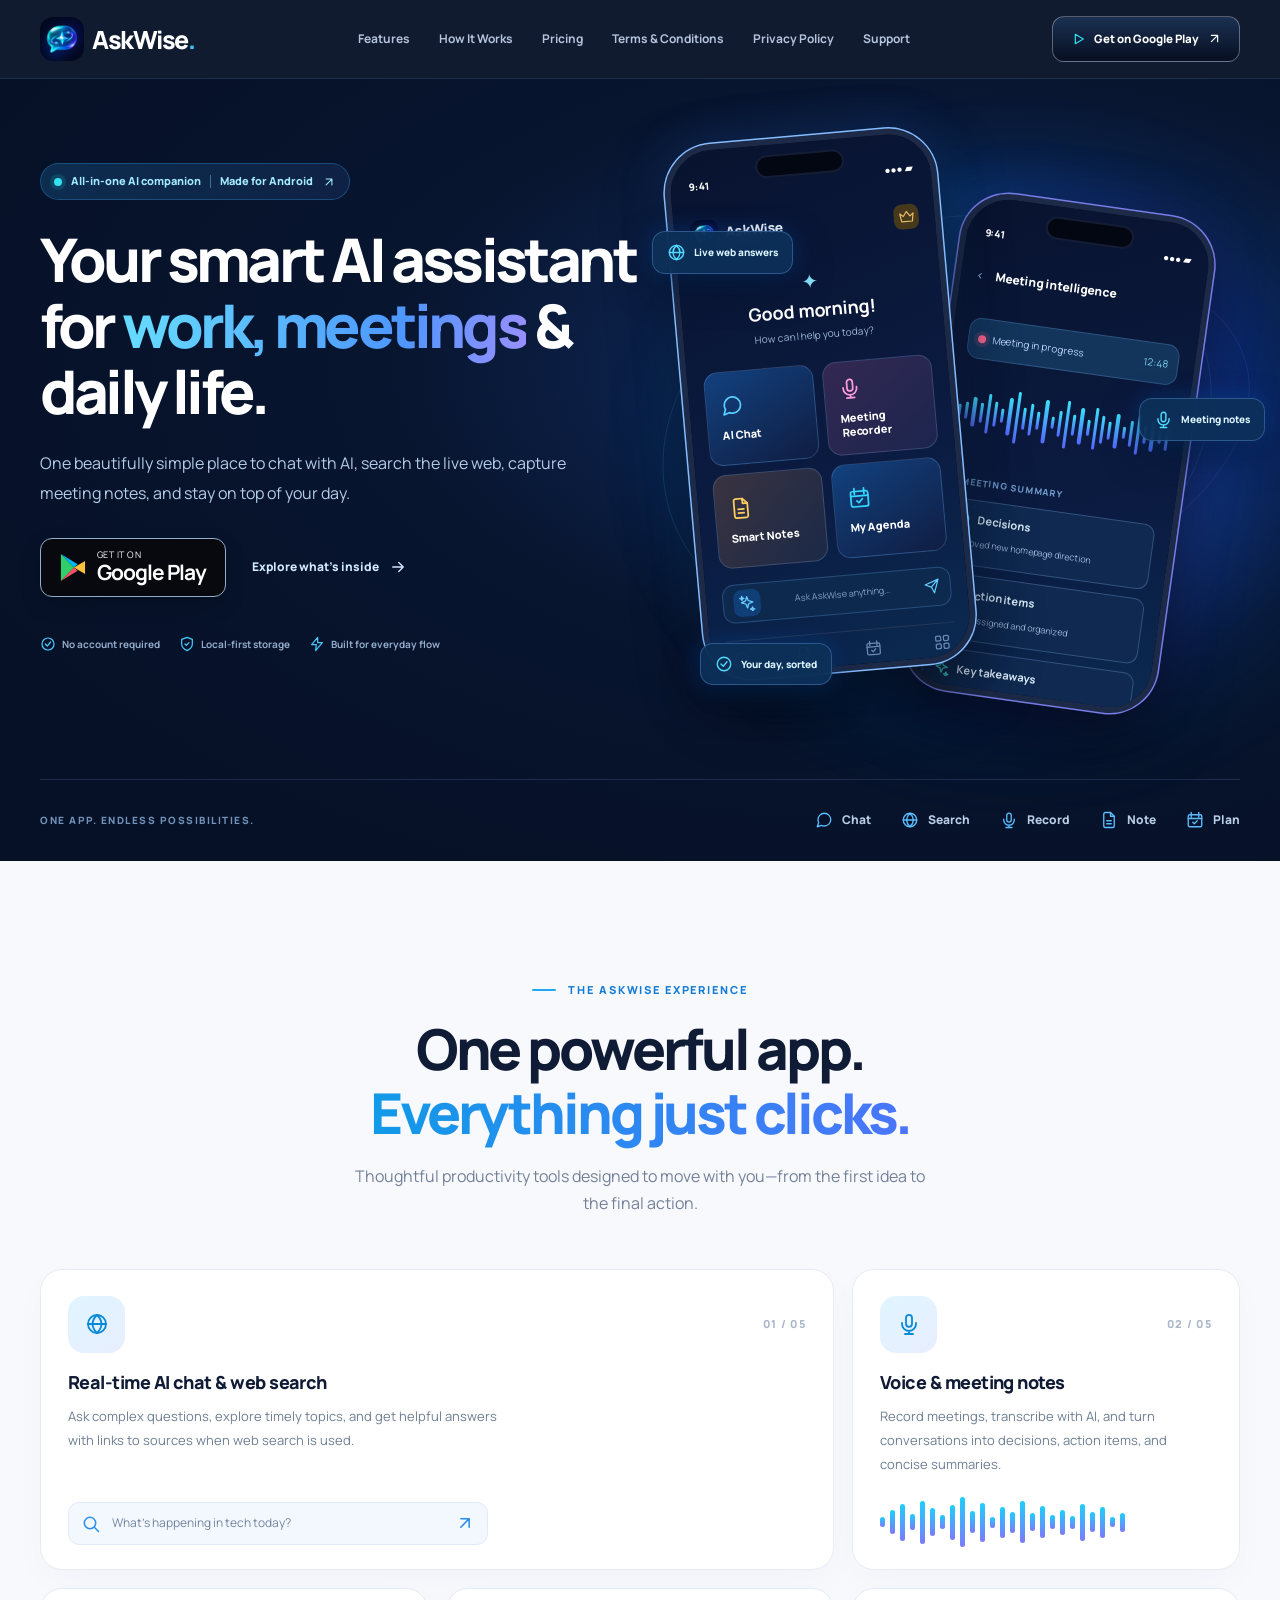
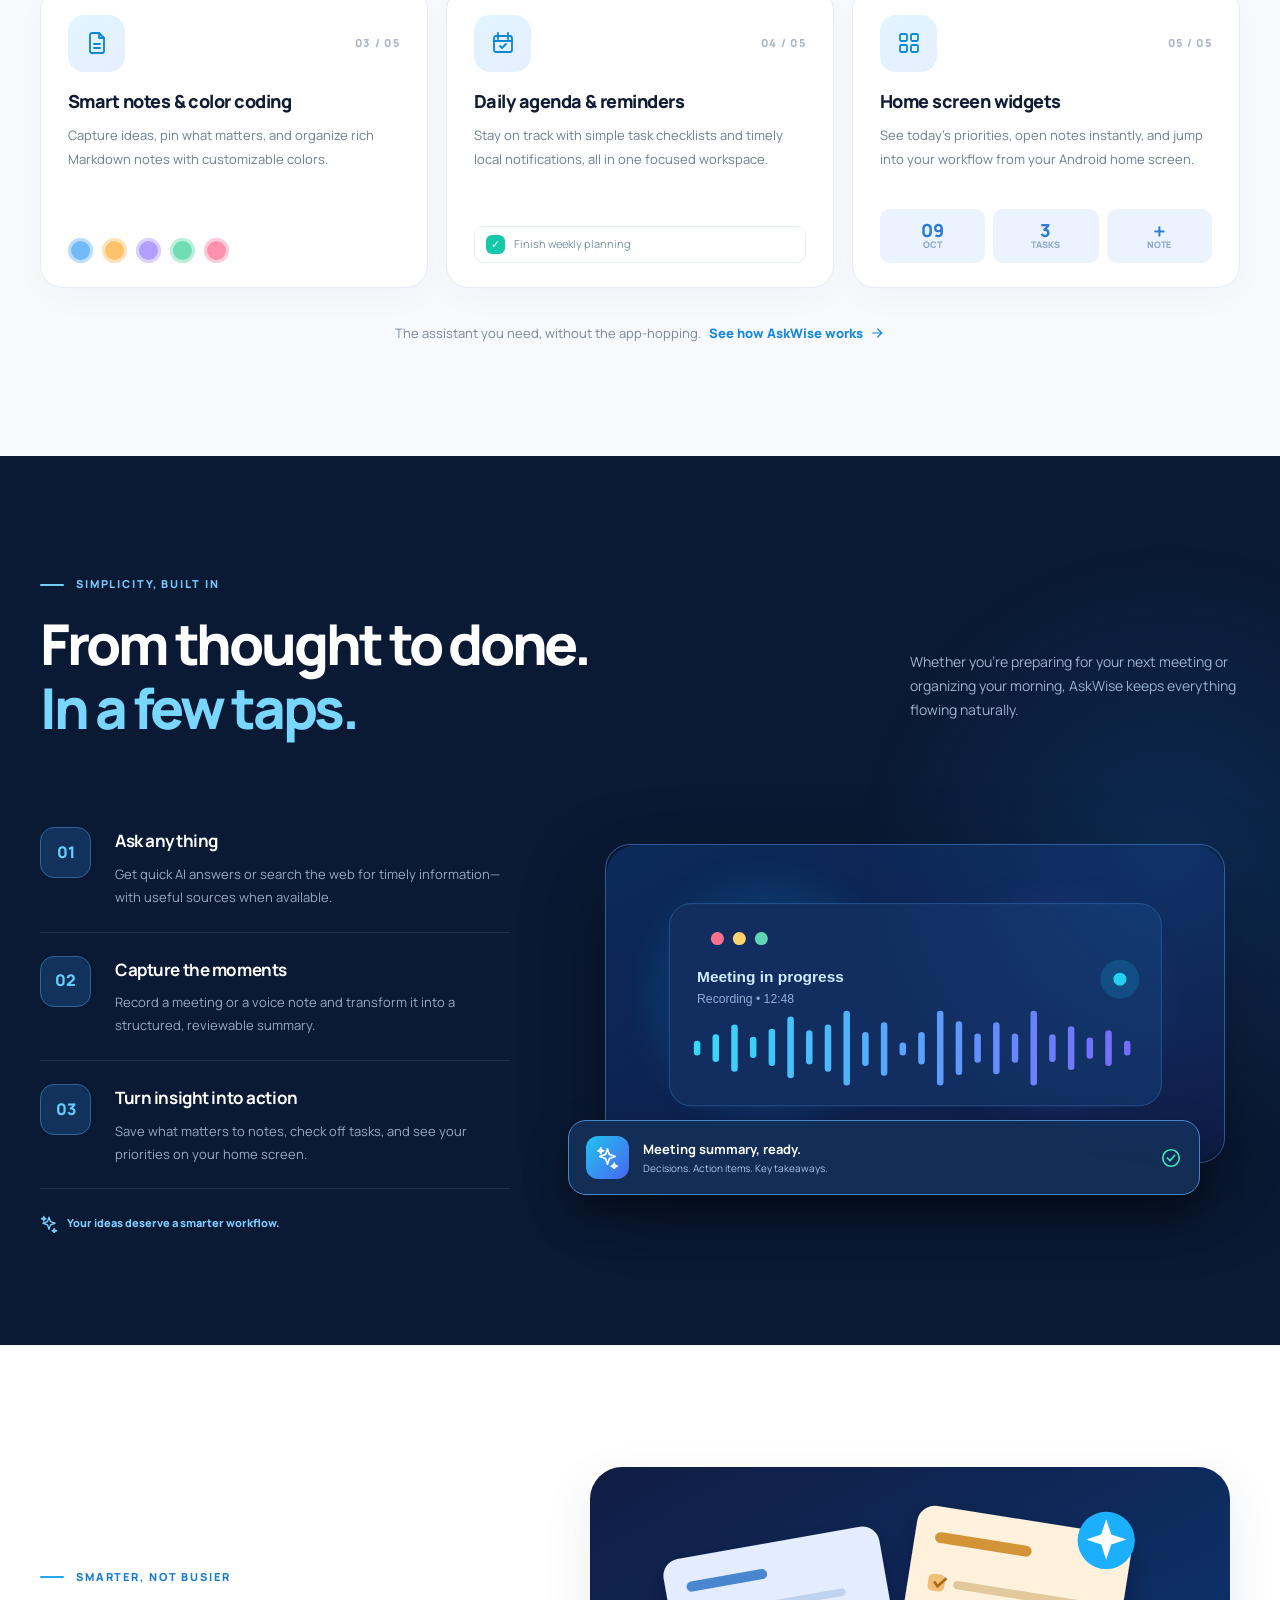
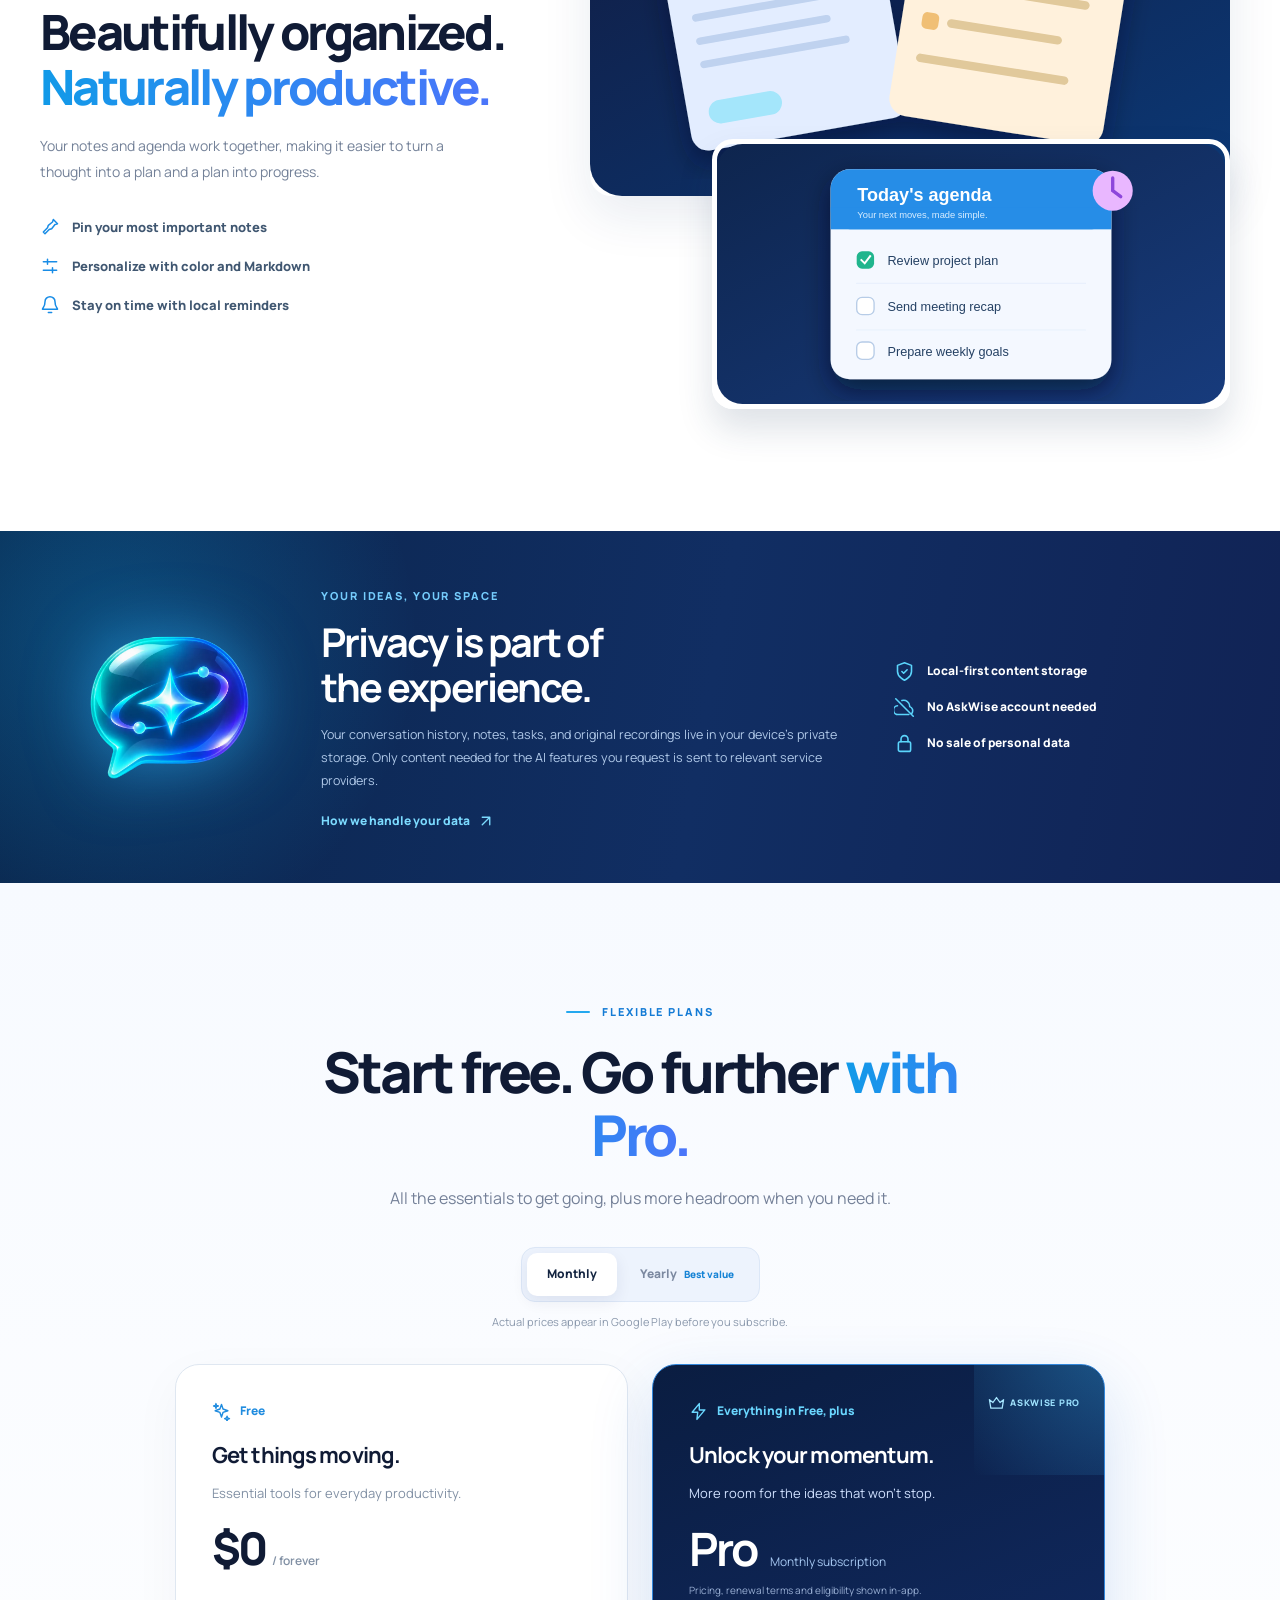
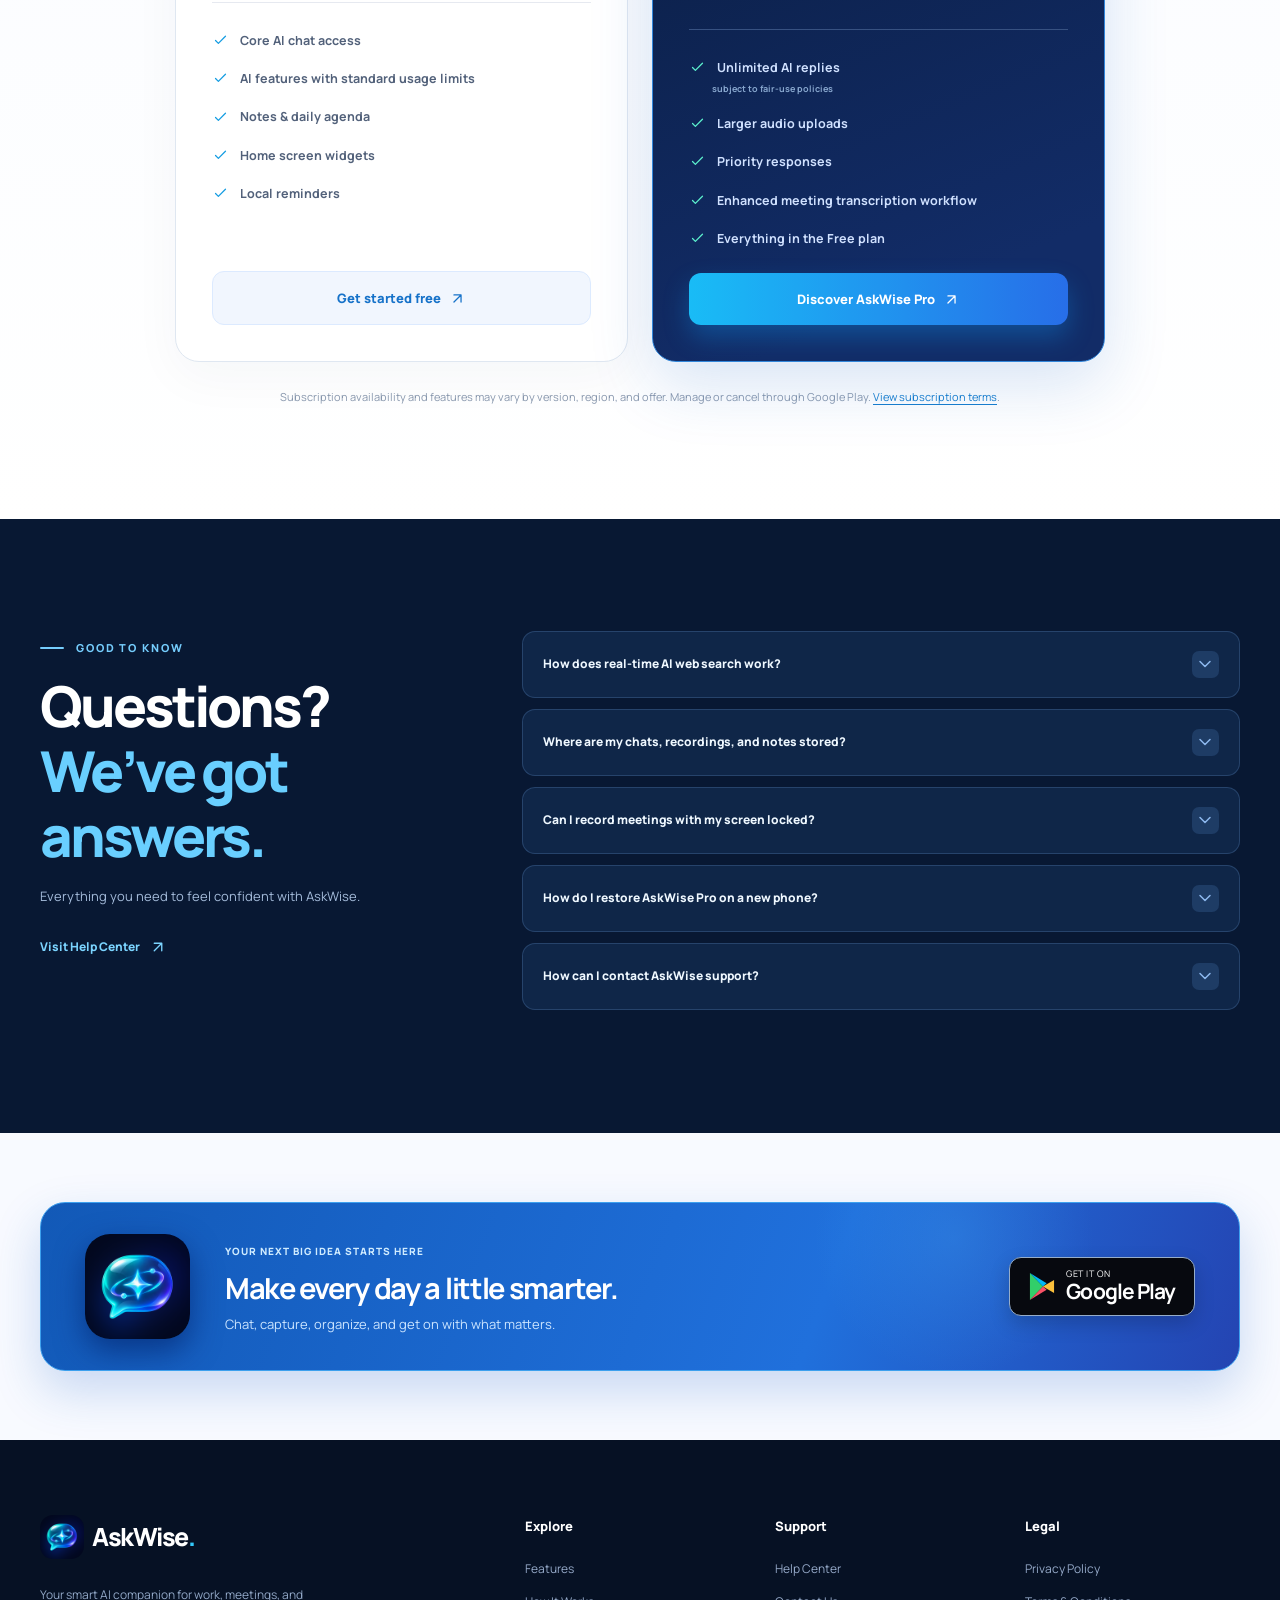
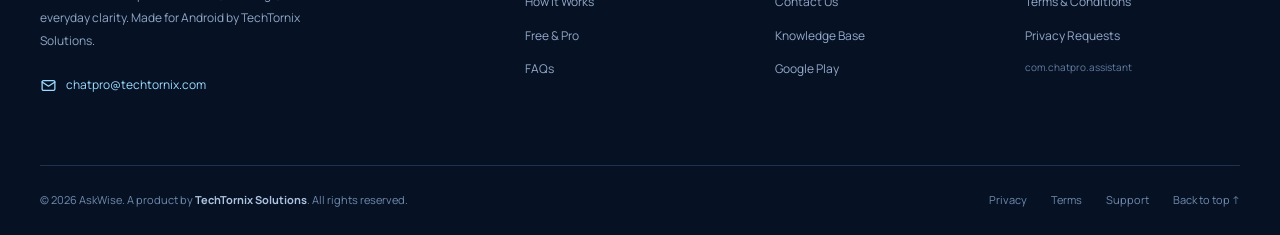
<file: index.html>
<!DOCTYPE html>
<html lang="en">

<head>
    <meta charset="utf-8" />
    <meta name="viewport" content="width=device-width,initial-scale=1" />
    <meta name="theme-color" content="#08152c" />
    <meta name="robots" content="index,follow,max-image-preview:large" />
    <meta name="description"
        content="Meet AskWise: AI Chat Assistant, your smart AI assistant for web search, meeting transcription, smart notes, reminders and Android widgets. Explore the features and start free." />
    <title>AskWise: AI Chat Assistant — Meeting Notes &amp; Daily Agenda for Android</title>
    <meta property="og:type" content="website" />
    <meta property="og:title" content="AskWise: AI Chat Assistant — Meeting Notes &amp; Daily Agenda for Android" />
    <meta property="og:description"
        content="Meet AskWise: AI Chat Assistant, your smart AI assistant for web search, meeting transcription, smart notes, reminders and Android widgets. Explore the features and start free." />
    <meta property="og:image" content="assets/img/chatpro-social-preview.jpg" />
    <meta name="twitter:card" content="summary_large_image" />
    <link rel="icon" type="image/png" sizes="32x32" href="assets/img/favicon-32.png" />
    <link rel="apple-touch-icon" href="assets/img/apple-touch-icon.png" />
    <link rel="manifest" href="site.webmanifest" />
    <link rel="preconnect" href="https://fonts.googleapis.com" />
    <link rel="preconnect" href="https://fonts.gstatic.com" crossorigin />
    <link
        href="https://fonts.googleapis.com/css2?family=DM+Sans:wght@400;500;600;700&family=Manrope:wght@400;500;600;700;800&display=swap"
        rel="stylesheet" />
    <link rel="stylesheet" href="assets/css/styles.css" />
</head>

<body class="home-page"><svg class="svg-sprite" xmlns="http://www.w3.org/2000/svg" aria-hidden="true">
        <symbol id="i-sparkles" viewBox="0 0 24 24" fill="none" stroke="currentColor" stroke-width="1.8"
            stroke-linecap="round" stroke-linejoin="round">
            <path d="m12 3 1.9 5.8L20 11l-6.1 2.2L12 19l-2-5.8L4 11l6-2.2z" />
            <path
                d="m19 18 .7 2.1L22 21l-2.3.9L19 24l-.8-2.1L16 21l2.2-.9zM5 2l.7 2.3L8 5l-2.3.7L5 8l-.7-2.3L2 5l2.3-.7z" />
        </symbol>
        <symbol id="i-arrow-up-right" viewBox="0 0 24 24" fill="none" stroke="currentColor" stroke-width="1.8"
            stroke-linecap="round" stroke-linejoin="round">
            <path d="M7 17 17 7M7 7h10v10" />
        </symbol>
        <symbol id="i-arrow-right" viewBox="0 0 24 24" fill="none" stroke="currentColor" stroke-width="1.8"
            stroke-linecap="round" stroke-linejoin="round">
            <path d="M5 12h14m-6-6 6 6-6 6" />
        </symbol>
        <symbol id="i-check" viewBox="0 0 24 24" fill="none" stroke="currentColor" stroke-width="1.8"
            stroke-linecap="round" stroke-linejoin="round">
            <path d="m5 12 4 4L19 6" />
        </symbol>
        <symbol id="i-check-circle" viewBox="0 0 24 24" fill="none" stroke="currentColor" stroke-width="1.8"
            stroke-linecap="round" stroke-linejoin="round">
            <circle cx="12" cy="12" r="9" />
            <path d="m8 12 3 3 5-6" />
        </symbol>
        <symbol id="i-menu" viewBox="0 0 24 24" fill="none" stroke="currentColor" stroke-width="1.8"
            stroke-linecap="round" stroke-linejoin="round">
            <path d="M4 7h16M4 12h16M4 17h16" />
        </symbol>
        <symbol id="i-x" viewBox="0 0 24 24" fill="none" stroke="currentColor" stroke-width="1.8" stroke-linecap="round"
            stroke-linejoin="round">
            <path d="M18 6 6 18M6 6l12 12" />
        </symbol>
        <symbol id="i-chevron-down" viewBox="0 0 24 24" fill="none" stroke="currentColor" stroke-width="1.8"
            stroke-linecap="round" stroke-linejoin="round">
            <path d="m6 9 6 6 6-6" />
        </symbol>
        <symbol id="i-chevron-right" viewBox="0 0 24 24" fill="none" stroke="currentColor" stroke-width="1.8"
            stroke-linecap="round" stroke-linejoin="round">
            <path d="m9 18 6-6-6-6" />
        </symbol>
        <symbol id="i-search" viewBox="0 0 24 24" fill="none" stroke="currentColor" stroke-width="1.8"
            stroke-linecap="round" stroke-linejoin="round">
            <circle cx="10.8" cy="10.8" r="6.8" />
            <path d="m16 16 5 5" />
        </symbol>
        <symbol id="i-globe" viewBox="0 0 24 24" fill="none" stroke="currentColor" stroke-width="1.8"
            stroke-linecap="round" stroke-linejoin="round">
            <circle cx="12" cy="12" r="9" />
            <path d="M3 12h18M12 3c6 6 6 12 0 18M12 3c-6 6-6 12 0 18" />
        </symbol>
        <symbol id="i-mic" viewBox="0 0 24 24" fill="none" stroke="currentColor" stroke-width="1.8"
            stroke-linecap="round" stroke-linejoin="round">
            <rect x="9" y="2.8" width="6" height="12" rx="3" />
            <path d="M5 11v1a7 7 0 0 0 14 0v-1M12 19v3m-4 0h8" />
        </symbol>
        <symbol id="i-file-text" viewBox="0 0 24 24" fill="none" stroke="currentColor" stroke-width="1.8"
            stroke-linecap="round" stroke-linejoin="round">
            <path d="M14 2H7a2 2 0 0 0-2 2v16a2 2 0 0 0 2 2h10a2 2 0 0 0 2-2V7z" />
            <path d="M14 2v5h5M9 13h6M9 17h6" />
        </symbol>
        <symbol id="i-calendar" viewBox="0 0 24 24" fill="none" stroke="currentColor" stroke-width="1.8"
            stroke-linecap="round" stroke-linejoin="round">
            <rect x="3" y="5" width="18" height="16" rx="2" />
            <path d="M7 2v6m10-6v6M3 10h18m-12 5 2 2 4-4" />
        </symbol>
        <symbol id="i-layout-grid" viewBox="0 0 24 24" fill="none" stroke="currentColor" stroke-width="1.8"
            stroke-linecap="round" stroke-linejoin="round">
            <rect x="3" y="3" width="7" height="7" rx="1.5" />
            <rect x="14" y="3" width="7" height="7" rx="1.5" />
            <rect x="3" y="14" width="7" height="7" rx="1.5" />
            <rect x="14" y="14" width="7" height="7" rx="1.5" />
        </symbol>
        <symbol id="i-shield" viewBox="0 0 24 24" fill="none" stroke="currentColor" stroke-width="1.8"
            stroke-linecap="round" stroke-linejoin="round">
            <path d="M12 22s8-3.7 8-10V5l-8-3-8 3v7c0 6.3 8 10 8 10z" />
            <path d="m9 12 2 2 4-4" />
        </symbol>
        <symbol id="i-lock" viewBox="0 0 24 24" fill="none" stroke="currentColor" stroke-width="1.8"
            stroke-linecap="round" stroke-linejoin="round">
            <rect x="5" y="10" width="14" height="11" rx="2" />
            <path d="M8 10V7a4 4 0 0 1 8 0v3" />
        </symbol>
        <symbol id="i-headphones" viewBox="0 0 24 24" fill="none" stroke="currentColor" stroke-width="1.8"
            stroke-linecap="round" stroke-linejoin="round">
            <path
                d="M4 14v-2a8 8 0 0 1 16 0v2M4 14h3v7H5a2 2 0 0 1-2-2v-3a2 2 0 0 1 2-2ZM20 14h-3v7h2a2 2 0 0 0 2-2v-3a2 2 0 0 0-2-2Z" />
        </symbol>
        <symbol id="i-mail" viewBox="0 0 24 24" fill="none" stroke="currentColor" stroke-width="1.8"
            stroke-linecap="round" stroke-linejoin="round">
            <rect x="3" y="5" width="18" height="14" rx="2" />
            <path d="m3 7 9 6 9-6" />
        </symbol>
        <symbol id="i-send" viewBox="0 0 24 24" fill="none" stroke="currentColor" stroke-width="1.8"
            stroke-linecap="round" stroke-linejoin="round">
            <path d="m22 2-7 20-4-9-9-4zM22 2 11 13" />
        </symbol>
        <symbol id="i-circle-help" viewBox="0 0 24 24" fill="none" stroke="currentColor" stroke-width="1.8"
            stroke-linecap="round" stroke-linejoin="round">
            <circle cx="12" cy="12" r="9" />
            <path d="M9.5 9a2.5 2.5 0 1 1 4.1 2l-1.6 1.4V14M12 17h.01" />
        </symbol>
        <symbol id="i-rotate-ccw" viewBox="0 0 24 24" fill="none" stroke="currentColor" stroke-width="1.8"
            stroke-linecap="round" stroke-linejoin="round">
            <path d="M3 11a9 9 0 1 1 2.5 7M3 3v8h8" />
        </symbol>
        <symbol id="i-smartphone" viewBox="0 0 24 24" fill="none" stroke="currentColor" stroke-width="1.8"
            stroke-linecap="round" stroke-linejoin="round">
            <rect x="6" y="2" width="12" height="20" rx="2" />
            <path d="M11 18h2" />
        </symbol>
        <symbol id="i-volume-2" viewBox="0 0 24 24" fill="none" stroke="currentColor" stroke-width="1.8"
            stroke-linecap="round" stroke-linejoin="round">
            <path d="m11 5-5 4H3v6h3l5 4zM15 9a4 4 0 0 1 0 6M18 6a8 8 0 0 1 0 12" />
        </symbol>
        <symbol id="i-play" viewBox="0 0 24 24" fill="none" stroke="currentColor" stroke-width="1.8"
            stroke-linecap="round" stroke-linejoin="round">
            <path d="m8 5 12 7-12 7z" />
        </symbol>
        <symbol id="i-clock" viewBox="0 0 24 24" fill="none" stroke="currentColor" stroke-width="1.8"
            stroke-linecap="round" stroke-linejoin="round">
            <circle cx="12" cy="12" r="9" />
            <path d="M12 7v5l3 2" />
        </symbol>
        <symbol id="i-badge-check" viewBox="0 0 24 24" fill="none" stroke="currentColor" stroke-width="1.8"
            stroke-linecap="round" stroke-linejoin="round">
            <path
                d="m12 2 2.6 1.9 3.2.1 1 3 2.5 2-1 3 1 3-2.5 2-1 3-3.2.1L12 22l-2.6-1.9-3.2-.1-1-3-2.5-2 1-3-1-3 2.5-2 1-3 3.2-.1z" />
            <path d="m8 12 3 3 5-6" />
        </symbol>
        <symbol id="i-coffee" viewBox="0 0 24 24" fill="none" stroke="currentColor" stroke-width="1.8"
            stroke-linecap="round" stroke-linejoin="round">
            <path d="M4 7h14v7a7 7 0 0 1-14 0zM18 8h2a3 3 0 0 1 0 6h-2M3 21h16" />
        </symbol>
        <symbol id="i-pin" viewBox="0 0 24 24" fill="none" stroke="currentColor" stroke-width="1.8"
            stroke-linecap="round" stroke-linejoin="round">
            <path d="m16 3 5 5-3 1-4 5-3 1-5 5-2-2 5-5 1-3 5-4z" />
        </symbol>
        <symbol id="i-sliders" viewBox="0 0 24 24" fill="none" stroke="currentColor" stroke-width="1.8"
            stroke-linecap="round" stroke-linejoin="round">
            <path d="M4 7h16M4 17h16M9 4v6M15 14v6" />
        </symbol>
        <symbol id="i-bell" viewBox="0 0 24 24" fill="none" stroke="currentColor" stroke-width="1.8"
            stroke-linecap="round" stroke-linejoin="round">
            <path d="M18 8a6 6 0 0 0-12 0c0 7-3 7-3 9h18c0-2-3-2-3-9M10 21h4" />
        </symbol>
        <symbol id="i-cloud-off" viewBox="0 0 24 24" fill="none" stroke="currentColor" stroke-width="1.8"
            stroke-linecap="round" stroke-linejoin="round">
            <path d="m2 2 20 20M9 4a7 7 0 0 1 9 7 5 5 0 0 1 2.5 7.5M4 10a5 5 0 0 0 1 10h12" />
        </symbol>
        <symbol id="i-bolt" viewBox="0 0 24 24" fill="none" stroke="currentColor" stroke-width="1.8"
            stroke-linecap="round" stroke-linejoin="round">
            <path d="M13 2 4 13h7l-1 9 10-12h-7z" />
        </symbol>
        <symbol id="i-crown" viewBox="0 0 24 24" fill="none" stroke="currentColor" stroke-width="1.8"
            stroke-linecap="round" stroke-linejoin="round">
            <path d="m2 8 5 4 5-7 5 7 5-4-2 12H4z" />
        </symbol>
        <symbol id="i-message-circle" viewBox="0 0 24 24" fill="none" stroke="currentColor" stroke-width="1.8"
            stroke-linecap="round" stroke-linejoin="round">
            <path
                d="M21 11.5a8.5 8.5 0 0 1-8.5 8.5 9 9 0 0 1-4-.9L3 21l1.9-5.5a9 9 0 0 1-.9-4A8.5 8.5 0 0 1 12.5 3a8.5 8.5 0 0 1 8.5 8.5Z" />
        </symbol>
        <symbol id="i-list-todo" viewBox="0 0 24 24" fill="none" stroke="currentColor" stroke-width="1.8"
            stroke-linecap="round" stroke-linejoin="round">
            <rect x="3" y="4" width="5" height="5" rx="1" />
            <path d="m4.5 6.5 1 1 2-2M12 6h9M12 15h9M4 14h4v4H4z" />
        </symbol>
        <symbol id="i-info" viewBox="0 0 24 24" fill="none" stroke="currentColor" stroke-width="1.8"
            stroke-linecap="round" stroke-linejoin="round">
            <circle cx="12" cy="12" r="9" />
            <path d="M12 11v6M12 7h.01" />
        </symbol>
        <symbol id="i-book" viewBox="0 0 24 24" fill="none" stroke="currentColor" stroke-width="1.8"
            stroke-linecap="round" stroke-linejoin="round">
            <path d="M4 5a3 3 0 0 1 3-3h14v17H7a3 3 0 0 0-3 3zM4 5v17" />
        </symbol>
        <symbol id="i-copy" viewBox="0 0 24 24" fill="none" stroke="currentColor" stroke-width="1.8"
            stroke-linecap="round" stroke-linejoin="round">
            <rect x="8" y="8" width="13" height="13" rx="2" />
            <path d="M16 8V5a2 2 0 0 0-2-2H5a2 2 0 0 0-2 2v9a2 2 0 0 0 2 2h3" />
        </symbol>
    </svg><a class="skip-link" href="#main">Skip to content</a>
    <header class="site-header" id="top">
        <div class="container header-inner"><a class="brand" href="index.html" aria-label="AskWise home"><span
                    class="brand-symbol"><img src="assets/img/chatpro-logo.png" width="46" height="46"
                        alt="" /></span><span>AskWise<span class="brand-dot">.</span></span></a>
            <nav class="desktop-nav" aria-label="Main navigation"><a href="#features" class="nav-link ">Features</a><a
                    href="#how-it-works" class="nav-link ">How It Works</a><a href="#pricing"
                    class="nav-link ">Pricing</a><a href="terms/termsandconditions.html" class="nav-link ">Terms & Conditions</a><a
                    href="privacy/privacypolicy.html" class="nav-link ">Privacy Policy</a><a
                    href="https://sites.google.com/view/askwise/support" class="nav-link " target="_blank"
                    rel="noopener noreferrer">Support</a></nav>
            <div class="header-actions"><a href="https://play.google.com/store/apps/details?id=com.chatpro.assistant"
                    class="header-download" target="_blank" rel="noopener noreferrer"><svg class="icon " width="16"
                        height="16" aria-hidden="true">
                        <use href="#i-play"></use>
                    </svg><span>Get on Google Play</span><svg class="icon " width="15" height="15" aria-hidden="true">
                        <use href="#i-arrow-up-right"></use>
                    </svg></a><button class="menu-toggle" type="button" aria-label="Open navigation menu"
                    aria-expanded="false" aria-controls="mobile-menu"><svg class="icon " width="23" height="23"
                        aria-hidden="true">
                        <use href="#i-menu"></use>
                    </svg></button></div>
        </div>
        <nav class="mobile-nav" id="mobile-menu" aria-label="Mobile navigation" hidden><a href="#features"
                class="nav-link ">Features</a><a href="#how-it-works" class="nav-link ">How It Works</a><a
                href="#pricing" class="nav-link ">Pricing</a><a href="terms/termsandconditions.html" class="nav-link ">Terms &
                Conditions</a><a href="privacy/privacypolicy.html" class="nav-link ">Privacy Policy</a><a
                href="https://sites.google.com/view/askwise/support" class="nav-link " target="_blank"
                rel="noopener noreferrer">Support</a><a class="mobile-store"
                href="https://play.google.com/store/apps/details?id=com.chatpro.assistant" target="_blank"
                rel="noopener noreferrer">Download on Google Play <svg class="icon " width="20" height="20"
                    aria-hidden="true">
                    <use href="#i-arrow-up-right"></use>
                </svg></a></nav>
    </header>
    <main id="main">
        <section class="hero" id="home">
            <div class="hero-noise"></div>
            <div class="hero-aurora"></div>
            <div class="container hero-inner">
                <div class="hero-copy">
                    <div class="eyebrow hero-pill"><span class="pulse-dot"></span> All-in-one AI companion <span
                            class="pill-divider"></span> Made for Android <svg class="icon " width="14" height="14"
                            aria-hidden="true">
                            <use href="#i-arrow-up-right"></use>
                        </svg></div>
                    <h1>Your smart AI assistant for <span>work, meetings</span> & daily life.</h1>
                    <p class="hero-description">One beautifully simple place to chat with AI, search the live web,
                        capture meeting notes, and stay on top of your day.</p>
                    <div class="hero-ctas"><a href="https://play.google.com/store/apps/details?id=com.chatpro.assistant"
                            class="play-badge " target="_blank" rel="noopener noreferrer"
                            aria-label="Get AskWise on Google Play"><svg class="play-brand" viewBox="0 0 28 31"
                                aria-hidden="true">
                                <path fill="#32CE69" d="M1 1 15 15.5 1 30z" />
                                <path fill="#00B8F5" d="m1 1 18 11-4 3.5z" />
                                <path fill="#FBC03B" d="m15 15.5 12-7v14z" />
                                <path fill="#F85166" d="M1 30 19 19l-4-3.5z" />
                            </svg><span><small>GET IT ON</small><strong>Google Play</strong></span></a><a
                            class="hero-secondary" href="#features">Explore what’s inside <svg class="icon " width="18"
                                height="18" aria-hidden="true">
                                <use href="#i-arrow-right"></use>
                            </svg></a></div>
                    <div class="hero-reassurance"><span><svg class="icon " width="16" height="16" aria-hidden="true">
                                <use href="#i-check-circle"></use>
                            </svg> No account required</span><span><svg class="icon " width="16" height="16"
                                aria-hidden="true">
                                <use href="#i-shield"></use>
                            </svg> Local-first storage</span><span><svg class="icon " width="16" height="16"
                                aria-hidden="true">
                                <use href="#i-bolt"></use>
                            </svg> Built for everyday flow</span></div>
                </div>
                <div class="phone-stage" aria-label="Illustrations of the AskWise Android app">
                    <div class="orbit orbit-one"></div>
                    <div class="orbit orbit-two"></div>
                    <div class="floating-chip chip-search"><svg class="icon " width="19" height="19" aria-hidden="true">
                            <use href="#i-globe"></use>
                        </svg> <span>Live web answers</span></div>
                    <div class="floating-chip chip-record"><svg class="icon " width="19" height="19" aria-hidden="true">
                            <use href="#i-mic"></use>
                        </svg> <span>Meeting notes</span></div>
                    <div class="floating-chip chip-agenda"><svg class="icon " width="18" height="18" aria-hidden="true">
                            <use href="#i-check-circle"></use>
                        </svg> <span>Your day, sorted</span></div>
                    <div class="phone phone-back">
                        <div class="phone-cutout"></div>
                        <div class="phone-screen">
                            <div class="phone-status"><span>9:41</span><span>●●● ▰</span></div>
                            <div class="mini-back">‹ <span>Meeting intelligence</span></div>
                            <div class="meeting-live"><span class="recording-dot"></span> Meeting in progress
                                <span>12:48</span>
                            </div>
                            <div class="waveform" aria-hidden="true"><i style="height:12px"></i><i
                                    style="height:17px"></i><i style="height:30px"></i><i style="height:20px"></i><i
                                    style="height:40px"></i><i style="height:25px"></i><i style="height:14px"></i><i
                                    style="height:38px"></i><i style="height:52px"></i><i style="height:22px"></i><i
                                    style="height:32px"></i><i style="height:18px"></i><i style="height:44px"></i><i
                                    style="height:12px"></i><i style="height:26px"></i><i style="height:48px"></i><i
                                    style="height:21px"></i><i style="height:37px"></i><i style="height:16px"></i><i
                                    style="height:42px"></i><i style="height:28px"></i><i style="height:18px"></i><i
                                    style="height:35px"></i><i style="height:12px"></i><i style="height:26px"></i><i
                                    style="height:40px"></i><i style="height:17px"></i><i style="height:30px"></i><i
                                    style="height:13px"></i><i style="height:24px"></i></div>
                            <div class="mini-section-label">AI MEETING SUMMARY</div>
                            <div class="meeting-summary-card">
                                <div class="mini-row"><svg class="icon " width="17" height="17" aria-hidden="true">
                                        <use href="#i-check-circle"></use>
                                    </svg><b>Decisions</b></div><small>Approved new homepage direction</small>
                            </div>
                            <div class="meeting-summary-card">
                                <div class="mini-row"><svg class="icon " width="17" height="17" aria-hidden="true">
                                        <use href="#i-list-todo"></use>
                                    </svg><b>Action items</b></div><small>3 tasks assigned and organized</small>
                            </div>
                            <div class="meeting-summary-card">
                                <div class="mini-row"><svg class="icon " width="17" height="17" aria-hidden="true">
                                        <use href="#i-sparkles"></use>
                                    </svg><b>Key takeaways</b></div><small>Ready to review and share</small>
                            </div>
                        </div>
                    </div>
                    <div class="phone phone-front">
                        <div class="phone-cutout"></div>
                        <div class="phone-screen">
                            <div class="phone-status"><span>9:41</span><span>●●● ▰</span></div>
                            <div class="phone-app-heading">
                                <div class="mini-logo"><img src="assets/img/chatpro-logo.png" alt="" /></div>
                                <span>AskWise</span><span class="pro-crown"><svg class="icon " width="16" height="16"
                                        aria-hidden="true">
                                        <use href="#i-crown"></use>
                                    </svg></span>
                            </div>
                            <div class="phone-greeting"><span class="sunny">✦</span>
                                <h3>Good morning!</h3>
                                <p>How can I help you today?</p>
                            </div>
                            <div class="app-tile-grid">
                                <div class="app-tile t-blue"><svg class="icon " width="23" height="23"
                                        aria-hidden="true">
                                        <use href="#i-message-circle"></use>
                                    </svg><span>AI Chat</span></div>
                                <div class="app-tile t-violet"><svg class="icon " width="23" height="23"
                                        aria-hidden="true">
                                        <use href="#i-mic"></use>
                                    </svg><span>Meeting<br />Recorder</span></div>
                                <div class="app-tile t-gold"><svg class="icon " width="23" height="23"
                                        aria-hidden="true">
                                        <use href="#i-file-text"></use>
                                    </svg><span>Smart Notes</span></div>
                                <div class="app-tile t-cyan"><svg class="icon " width="23" height="23"
                                        aria-hidden="true">
                                        <use href="#i-calendar"></use>
                                    </svg><span>My Agenda</span></div>
                            </div>
                            <div class="prompt-teaser"><span class="prompt-dot"><svg class="icon " width="17"
                                        height="17" aria-hidden="true">
                                        <use href="#i-sparkles"></use>
                                    </svg></span><span>Ask AskWise anything...</span><svg class="icon " width="16"
                                    height="16" aria-hidden="true">
                                    <use href="#i-send"></use>
                                </svg></div>
                            <div class="phone-tabbar"><span class="active"><svg class="icon " width="17" height="17"
                                        aria-hidden="true">
                                        <use href="#i-message-circle"></use>
                                    </svg><small>Chat</small></span><span><svg class="icon " width="17" height="17"
                                        aria-hidden="true">
                                        <use href="#i-file-text"></use>
                                    </svg><small>Notes</small></span><span><svg class="icon " width="17" height="17"
                                        aria-hidden="true">
                                        <use href="#i-calendar"></use>
                                    </svg><small>Agenda</small></span><span><svg class="icon " width="17" height="17"
                                        aria-hidden="true">
                                        <use href="#i-layout-grid"></use>
                                    </svg><small>More</small></span></div>
                        </div>
                    </div>
                </div>
            </div>
            <div class="container hero-bottom"><span>ONE APP. ENDLESS POSSIBILITIES.</span>
                <div class="hero-bottom-icons"><span><svg class="icon " width="18" height="18" aria-hidden="true">
                            <use href="#i-message-circle"></use>
                        </svg> Chat</span><span><svg class="icon " width="18" height="18" aria-hidden="true">
                            <use href="#i-globe"></use>
                        </svg> Search</span><span><svg class="icon " width="18" height="18" aria-hidden="true">
                            <use href="#i-mic"></use>
                        </svg> Record</span><span><svg class="icon " width="18" height="18" aria-hidden="true">
                            <use href="#i-file-text"></use>
                        </svg> Note</span><span><svg class="icon " width="18" height="18" aria-hidden="true">
                            <use href="#i-calendar"></use>
                        </svg> Plan</span></div>
            </div>
        </section>
        <section class="section features-section" id="features">
            <div class="container">
                <div class="section-intro intro-center reveal"><span class="section-kicker"><span
                            class="kicker-line"></span> THE ASKWISE EXPERIENCE</span>
                    <h2>One powerful app.<br /><span class="text-gradient">Everything just clicks.</span></h2>
                    <p>Thoughtful productivity tools designed to move with you—from the first idea to the final action.
                    </p>
                </div>
                <div class="features-grid">
                    <article class="feature-card card-wide reveal">
                        <div class="feature-card-top"><span class="feature-icon"><svg class="icon " width="24"
                                    height="24" aria-hidden="true">
                                    <use href="#i-globe"></use>
                                </svg></span><span class="feature-number">01 / 05</span></div>
                        <h3>Real-time AI chat & web search</h3>
                        <p>Ask complex questions, explore timely topics, and get helpful answers with links to sources
                            when web search is used.</p>
                        <div class="feature-mini-search"><span class="mini-search-ico"><svg class="icon " width="20"
                                    height="20" aria-hidden="true">
                                    <use href="#i-search"></use>
                                </svg></span><span>What’s happening in tech today?</span><svg class="icon " width="20"
                                height="20" aria-hidden="true">
                                <use href="#i-arrow-up-right"></use>
                            </svg></div>
                    </article>
                    <article class="feature-card  reveal">
                        <div class="feature-card-top"><span class="feature-icon"><svg class="icon " width="24"
                                    height="24" aria-hidden="true">
                                    <use href="#i-mic"></use>
                                </svg></span><span class="feature-number">02 / 05</span></div>
                        <h3>Voice & meeting notes</h3>
                        <p>Record meetings, transcribe with AI, and turn conversations into decisions, action items, and
                            concise summaries.</p>
                        <div class="feature-wave-mini"><i style="height:10px"></i><i style="height:24px"></i><i
                                style="height:37px"></i><i style="height:16px"></i><i style="height:43px"></i><i
                                style="height:28px"></i><i style="height:14px"></i><i style="height:35px"></i><i
                                style="height:50px"></i><i style="height:22px"></i><i style="height:39px"></i><i
                                style="height:11px"></i><i style="height:31px"></i><i style="height:21px"></i><i
                                style="height:42px"></i><i style="height:18px"></i><i style="height:32px"></i><i
                                style="height:14px"></i><i style="height:25px"></i><i style="height:13px"></i><i
                                style="height:37px"></i><i style="height:20px"></i><i style="height:31px"></i><i
                                style="height:10px"></i><i style="height:19px"></i></div>
                    </article>
                    <article class="feature-card  reveal">
                        <div class="feature-card-top"><span class="feature-icon"><svg class="icon " width="24"
                                    height="24" aria-hidden="true">
                                    <use href="#i-file-text"></use>
                                </svg></span><span class="feature-number">03 / 05</span></div>
                        <h3>Smart notes & color coding</h3>
                        <p>Capture ideas, pin what matters, and organize rich Markdown notes with customizable colors.
                        </p>
                        <div class="color-dots"><i></i><i></i><i></i><i></i><i></i></div>
                    </article>
                    <article class="feature-card  reveal">
                        <div class="feature-card-top"><span class="feature-icon"><svg class="icon " width="24"
                                    height="24" aria-hidden="true">
                                    <use href="#i-calendar"></use>
                                </svg></span><span class="feature-number">04 / 05</span></div>
                        <h3>Daily agenda & reminders</h3>
                        <p>Stay on track with simple task checklists and timely local notifications, all in one focused
                            workspace.</p>
                        <div class="feature-todo"><span>✓</span> Finish weekly planning</div>
                    </article>
                    <article class="feature-card  reveal">
                        <div class="feature-card-top"><span class="feature-icon"><svg class="icon " width="24"
                                    height="24" aria-hidden="true">
                                    <use href="#i-layout-grid"></use>
                                </svg></span><span class="feature-number">05 / 05</span></div>
                        <h3>Home screen widgets</h3>
                        <p>See today’s priorities, open notes instantly, and jump into your workflow from your Android
                            home screen.</p>
                        <div class="widgets-mini"><span>09 <small>OCT</small></span><span>3
                                <small>TASKS</small></span><span>＋ <small>NOTE</small></span></div>
                    </article>
                </div>
                <div class="section-end-note">The assistant you need, without the app-hopping. <a
                        href="#how-it-works">See how AskWise works <svg class="icon " width="16" height="16"
                            aria-hidden="true">
                            <use href="#i-arrow-right"></use>
                        </svg></a></div>
            </div>
        </section>
        <section class="section workflow-section" id="how-it-works">
            <div class="container">
                <div class="workflow-heading reveal">
                    <div><span class="section-kicker light-kicker"><span class="kicker-line"></span> SIMPLICITY, BUILT
                            IN</span>
                        <h2>From thought to done.<br /><span>In a few taps.</span></h2>
                    </div>
                    <p>Whether you’re preparing for your next meeting or organizing your morning, AskWise keeps
                        everything flowing naturally.</p>
                </div>
                <div class="workflow-layout">
                    <div class="steps-list">
                        <div class="step-item reveal">
                            <div class="step-index">01</div>
                            <div>
                                <h3>Ask anything</h3>
                                <p>Get quick AI answers or search the web for timely information—with useful sources
                                    when available.</p>
                            </div>
                        </div>
                        <div class="step-item reveal">
                            <div class="step-index">02</div>
                            <div>
                                <h3>Capture the moments</h3>
                                <p>Record a meeting or a voice note and transform it into a structured, reviewable
                                    summary.</p>
                            </div>
                        </div>
                        <div class="step-item reveal">
                            <div class="step-index">03</div>
                            <div>
                                <h3>Turn insight into action</h3>
                                <p>Save what matters to notes, check off tasks, and see your priorities on your home
                                    screen.</p>
                            </div>
                        </div>
                        <div class="step-footnote"><svg class="icon " width="18" height="18" aria-hidden="true">
                                <use href="#i-sparkles"></use>
                            </svg> Your ideas deserve a smarter workflow.</div>
                    </div>
                    <div class="workflow-art reveal"><img src="assets/img/feature-voice.svg"
                            alt="Illustrated meeting recording with audio waveform" loading="lazy" />
                        <div class="workflow-image-caption">
                            <div class="workflow-icon"><svg class="icon " width="23" height="23" aria-hidden="true">
                                    <use href="#i-sparkles"></use>
                                </svg></div>
                            <div><strong>Meeting summary, ready.</strong><span>Decisions. Action items. Key
                                    takeaways.</span></div><svg class="icon " width="22" height="22" aria-hidden="true">
                                <use href="#i-check-circle"></use>
                            </svg>
                        </div>
                    </div>
                </div>
            </div>
        </section>
        <section class="section showcase-section">
            <div class="container">
                <div class="showcase-row reveal">
                    <div class="showcase-copy"><span class="section-kicker"><span class="kicker-line"></span> SMARTER,
                            NOT BUSIER</span>
                        <h2>Beautifully organized.<br /><span class="text-gradient">Naturally productive.</span></h2>
                        <p>Your notes and agenda work together, making it easier to turn a thought into a plan and a
                            plan into progress.</p>
                        <div class="showcase-points"><span><svg class="icon " width="20" height="20" aria-hidden="true">
                                    <use href="#i-pin"></use>
                                </svg> Pin your most important notes</span><span><svg class="icon " width="20"
                                    height="20" aria-hidden="true">
                                    <use href="#i-sliders"></use>
                                </svg> Personalize with color and Markdown</span><span><svg class="icon " width="20"
                                    height="20" aria-hidden="true">
                                    <use href="#i-bell"></use>
                                </svg> Stay on time with local reminders</span></div>
                    </div>
                    <div class="showcase-images"><img src="assets/img/feature-notes.svg"
                            alt="Illustration of color-coded notes and tasks" loading="lazy" /><img
                            src="assets/img/feature-agenda.svg" alt="Illustration of AskWise daily agenda checklist"
                            loading="lazy" /></div>
                </div>
            </div>
        </section>
        <section class="privacy-promo">
            <div class="container privacy-promo-inner reveal">
                <div class="privacy-orb"><img src="assets/img/chatpro-glass-mark.webp" alt="Glowing AskWise AI icon"
                        loading="lazy" /></div>
                <div class="privacy-promo-copy"><span class="section-kicker light-kicker">YOUR IDEAS, YOUR SPACE</span>
                    <h2>Privacy is part of<br />the experience.</h2>
                    <p>Your conversation history, notes, tasks, and original recordings live in your device’s private
                        storage. Only content needed for the AI features you request is sent to relevant service
                        providers.</p><a href="privacy/privacypolicy.html" class="text-link-on-dark">How we handle your data
                        <svg class="icon " width="18" height="18" aria-hidden="true">
                            <use href="#i-arrow-up-right"></use>
                        </svg></a>
                </div>
                <div class="privacy-points"><span><svg class="icon " width="21" height="21" aria-hidden="true">
                            <use href="#i-shield"></use>
                        </svg> Local-first content storage</span><span><svg class="icon " width="21" height="21"
                            aria-hidden="true">
                            <use href="#i-cloud-off"></use>
                        </svg> No AskWise account needed</span><span><svg class="icon " width="21" height="21"
                            aria-hidden="true">
                            <use href="#i-lock"></use>
                        </svg> No sale of personal data</span></div>
            </div>
        </section>
        <section class="section pricing-section" id="pricing">
            <div class="container">
                <div class="section-intro intro-center reveal"><span class="section-kicker"><span
                            class="kicker-line"></span> FLEXIBLE PLANS</span>
                    <h2>Start free. Go further <span class="text-gradient">with Pro.</span></h2>
                    <p>All the essentials to get going, plus more headroom when you need it.</p>
                </div>
                <div class="billing-switch-wrap">
                    <div class="billing-switch" role="group" aria-label="Select billing period"><button type="button"
                            class="billing-option is-selected" data-billing="monthly"
                            aria-pressed="true">Monthly</button><button type="button" class="billing-option"
                            data-billing="yearly" aria-pressed="false">Yearly <span>Best value</span></button></div>
                    <p class="billing-disclaimer">Actual prices appear in Google Play before you subscribe.</p>
                </div>
                <div class="pricing-grid">
                    <article class="price-card free-card reveal">
                        <div class="price-card-header">
                            <div class="price-plan"><svg class="icon " width="19" height="19" aria-hidden="true">
                                    <use href="#i-sparkles"></use>
                                </svg> Free</div>
                            <h3>Get things moving.</h3>
                            <p>Essential tools for everyday productivity.</p>
                            <div class="price-price">$0 <span>/ forever</span></div>
                        </div>
                        <div class="price-divider"></div>
                        <ul class="price-benefits">
                            <li><svg class="icon " width="17" height="17" aria-hidden="true">
                                    <use href="#i-check"></use>
                                </svg> Core AI chat access</li>
                            <li><svg class="icon " width="17" height="17" aria-hidden="true">
                                    <use href="#i-check"></use>
                                </svg> AI features with standard usage limits</li>
                            <li><svg class="icon " width="17" height="17" aria-hidden="true">
                                    <use href="#i-check"></use>
                                </svg> Notes & daily agenda</li>
                            <li><svg class="icon " width="17" height="17" aria-hidden="true">
                                    <use href="#i-check"></use>
                                </svg> Home screen widgets</li>
                            <li><svg class="icon " width="17" height="17" aria-hidden="true">
                                    <use href="#i-check"></use>
                                </svg> Local reminders</li>
                        </ul><a href="https://play.google.com/store/apps/details?id=com.chatpro.assistant"
                            target="_blank" rel="noopener noreferrer" class="price-button free-button">Get started free
                            <svg class="icon " width="17" height="17" aria-hidden="true">
                                <use href="#i-arrow-up-right"></use>
                            </svg></a>
                    </article>
                    <article class="price-card pro-card reveal">
                        <div class="most-popular"><svg class="icon " width="17" height="17" aria-hidden="true">
                                <use href="#i-crown"></use>
                            </svg> ASKWISE PRO</div>
                        <div class="price-card-header">
                            <div class="price-plan"><svg class="icon " width="19" height="19" aria-hidden="true">
                                    <use href="#i-bolt"></use>
                                </svg> Everything in Free, plus</div>
                            <h3>Unlock your momentum.</h3>
                            <p>More room for the ideas that won’t stop.</p>
                            <div class="pro-pricing"><strong>Pro</strong><span data-plan-copy>Monthly
                                    subscription</span></div><small>Pricing, renewal terms and eligibility shown
                                in-app.</small>
                        </div>
                        <div class="price-divider"></div>
                        <ul class="price-benefits">
                            <li><svg class="icon " width="17" height="17" aria-hidden="true">
                                    <use href="#i-check"></use>
                                </svg> Unlimited AI replies <small>subject to fair-use policies</small></li>
                            <li><svg class="icon " width="17" height="17" aria-hidden="true">
                                    <use href="#i-check"></use>
                                </svg> Larger audio uploads</li>
                            <li><svg class="icon " width="17" height="17" aria-hidden="true">
                                    <use href="#i-check"></use>
                                </svg> Priority responses</li>
                            <li><svg class="icon " width="17" height="17" aria-hidden="true">
                                    <use href="#i-check"></use>
                                </svg> Enhanced meeting transcription workflow</li>
                            <li><svg class="icon " width="17" height="17" aria-hidden="true">
                                    <use href="#i-check"></use>
                                </svg> Everything in the Free plan</li>
                        </ul><a href="https://play.google.com/store/apps/details?id=com.chatpro.assistant"
                            target="_blank" rel="noopener noreferrer" class="price-button pro-button">Discover AskWise
                            Pro <svg class="icon " width="17" height="17" aria-hidden="true">
                                <use href="#i-arrow-up-right"></use>
                            </svg></a>
                    </article>
                </div>
                <p class="pricing-note">Subscription availability and features may vary by version, region, and offer.
                    Manage or cancel through Google Play. <a href="terms/termsandconditions.html">View subscription terms</a>.</p>
            </div>
        </section>
        <section class="section faq-section" id="faq">
            <div class="container faq-layout">
                <div class="faq-section-intro reveal"><span class="section-kicker light-kicker"><span
                            class="kicker-line"></span> GOOD TO KNOW</span>
                    <h2>Questions?<br /><span>We’ve got answers.</span></h2>
                    <p>Everything you need to feel confident with AskWise.</p><a
                        href="https://sites.google.com/view/askwise/support" class="faq-support-link" target="_blank"
                        rel="noopener noreferrer">Visit Help Center <svg class="icon " width="18" height="18"
                            aria-hidden="true">
                            <use href="#i-arrow-up-right"></use>
                        </svg></a>
                </div>
                <div class="faq-wrapper reveal">
                    <div class="accordion">
                        <details class="faq-item">
                            <summary><span>How does real-time AI web search work?</span><span class="faq-chevron"><svg
                                        class="icon " width="20" height="20" aria-hidden="true">
                                        <use href="#i-chevron-down"></use>
                                    </svg></span></summary>
                            <div class="faq-answer">
                                <p>When you ask about recent events, weather, or other time-sensitive topics, AskWise
                                    can look up live sources and show reference links alongside its answer. Availability
                                    depends on internet access and AI service capabilities.</p>
                            </div>
                        </details>
                        <details class="faq-item">
                            <summary><span>Where are my chats, recordings, and notes stored?</span><span
                                    class="faq-chevron"><svg class="icon " width="20" height="20" aria-hidden="true">
                                        <use href="#i-chevron-down"></use>
                                    </svg></span></summary>
                            <div class="faq-answer">
                                <p>Chats, recordings, notes, and tasks are stored in private app storage on your Android
                                    device. When you request AI answers or transcription, the content necessary to
                                    process that request is sent to OpenAI. See our Privacy Policy for details.</p>
                            </div>
                        </details>
                        <details class="faq-item">
                            <summary><span>Can I record meetings with my screen locked?</span><span
                                    class="faq-chevron"><svg class="icon " width="20" height="20" aria-hidden="true">
                                        <use href="#i-chevron-down"></use>
                                    </svg></span></summary>
                            <div class="faq-answer">
                                <p>Yes. Start a recording while AskWise is visible; an active microphone foreground
                                    service may continue recording if you lock the screen or switch apps, subject to
                                    Android permissions and device restrictions. Make sure you have permission to record
                                    everyone involved.</p>
                            </div>
                        </details>
                        <details class="faq-item">
                            <summary><span>How do I restore AskWise Pro on a new phone?</span><span
                                    class="faq-chevron"><svg class="icon " width="20" height="20" aria-hidden="true">
                                        <use href="#i-chevron-down"></use>
                                    </svg></span></summary>
                            <div class="faq-answer">
                                <p>Sign in to Google Play with the same Google account used for the subscription. In
                                    AskWise, open Settings and select Restore Purchases. If it still does not appear,
                                    contact support with your purchase order ID (not your payment card details).</p>
                            </div>
                        </details>
                        <details class="faq-item">
                            <summary><span>How can I contact AskWise support?</span><span class="faq-chevron"><svg
                                        class="icon " width="20" height="20" aria-hidden="true">
                                        <use href="#i-chevron-down"></use>
                                    </svg></span></summary>
                            <div class="faq-answer">
                                <p>Visit the Help &amp; Support page or email chatpro@techtornix.com. We will help with
                                    app setup, subscriptions, recording, and privacy requests.</p>
                            </div>
                        </details>
                    </div>
                </div>
            </div>
        </section>
        <section class="bottom-cta">
            <div class="container">
                <div class="bottom-cta-inner reveal">
                    <div class="bottom-cta-art"><img src="assets/img/chatpro-app-icon.png"
                            alt="AskWise Android app icon" loading="lazy" /></div>
                    <div class="bottom-cta-copy"><span class="cta-kicker">YOUR NEXT BIG IDEA STARTS HERE</span>
                        <h2>Make every day a little smarter.</h2>
                        <p>Chat, capture, organize, and get on with what matters.</p>
                    </div><a href="https://play.google.com/store/apps/details?id=com.chatpro.assistant"
                        class="play-badge bottom-play" target="_blank" rel="noopener noreferrer"
                        aria-label="Get AskWise on Google Play"><svg class="play-brand" viewBox="0 0 28 31"
                            aria-hidden="true">
                            <path fill="#32CE69" d="M1 1 15 15.5 1 30z" />
                            <path fill="#00B8F5" d="m1 1 18 11-4 3.5z" />
                            <path fill="#FBC03B" d="m15 15.5 12-7v14z" />
                            <path fill="#F85166" d="M1 30 19 19l-4-3.5z" />
                        </svg><span><small>GET IT ON</small><strong>Google Play</strong></span></a>
                </div>
            </div>
        </section>
        <script
            type="application/ld+json">{"@context":"https://schema.org","@type":"SoftwareApplication","name":"AskWise: AI Chat Assistant","applicationCategory":"ProductivityApplication","operatingSystem":"Android","description":"AI chat, real-time web search, meeting summaries, smart notes and daily agenda for Android.","offers":{"@type":"Offer","price":"0","priceCurrency":"USD"},"author":{"@type":"Organization","name":"TechTornix Solutions"}}</script>
    </main>
    <footer class="site-footer">
        <div class="container">
            <div class="footer-top">
                <div class="footer-brand"><a class="brand" href="index.html"><img src="assets/img/chatpro-logo.png"
                            width="44" height="44" alt="" /> <span>AskWise<span class="brand-dot">.</span></span></a>
                    <p>Your smart AI companion for work, meetings, and everyday clarity. Made for Android by TechTornix
                        Solutions.</p><a href="mailto:chatpro@techtornix.com" class="footer-email"><svg class="icon "
                            width="17" height="17" aria-hidden="true">
                            <use href="#i-mail"></use>
                        </svg>chatpro@techtornix.com</a>
                </div>
                <div class="footer-group">
                    <h3>Explore</h3><a href="index.html#features">Features</a><a href="index.html#how-it-works">How It
                        Works</a><a href="index.html#pricing">Free & Pro</a><a href="index.html#faq">FAQs</a>
                </div>
                <div class="footer-group">
                    <h3>Support</h3><a href="https://sites.google.com/view/askwise/support" target="_blank"
                        rel="noopener noreferrer">Help Center</a><a href="https://sites.google.com/view/askwise/support"
                        target="_blank" rel="noopener noreferrer">Contact Us</a><a
                        href="https://sites.google.com/view/askwise/support" target="_blank"
                        rel="noopener noreferrer">Knowledge Base</a><a
                        href="https://play.google.com/store/apps/details?id=com.chatpro.assistant" target="_blank"
                        rel="noopener noreferrer">Google Play</a>
                </div>
                <div class="footer-group">
                    <h3>Legal</h3><a href="privacy/privacypolicy.html">Privacy Policy</a><a href="terms/termsandconditions.html">Terms &
                        Conditions</a><a
                        href="mailto:chatpro@techtornix.com?subject=AskWise%20Privacy%20Request">Privacy
                        Requests</a><span class="footer-package">com.chatpro.assistant</span>
                </div>
            </div>
            <div class="footer-bottom"><span>© 2026 AskWise. A product by <strong>TechTornix Solutions</strong>. All
                    rights reserved.</span>
                <div class="footer-bottom-links"><a href="privacy/privacypolicy.html">Privacy</a><a
                        href="terms/termsandconditions.html">Terms</a><a href="https://sites.google.com/view/askwise/support"
                        target="_blank" rel="noopener noreferrer">Support</a><a href="#top">Back to top ↑</a></div>
            </div>
        </div>
    </footer>
    <script src="assets/js/main.js" defer></script>
</body>

</html>
</file>
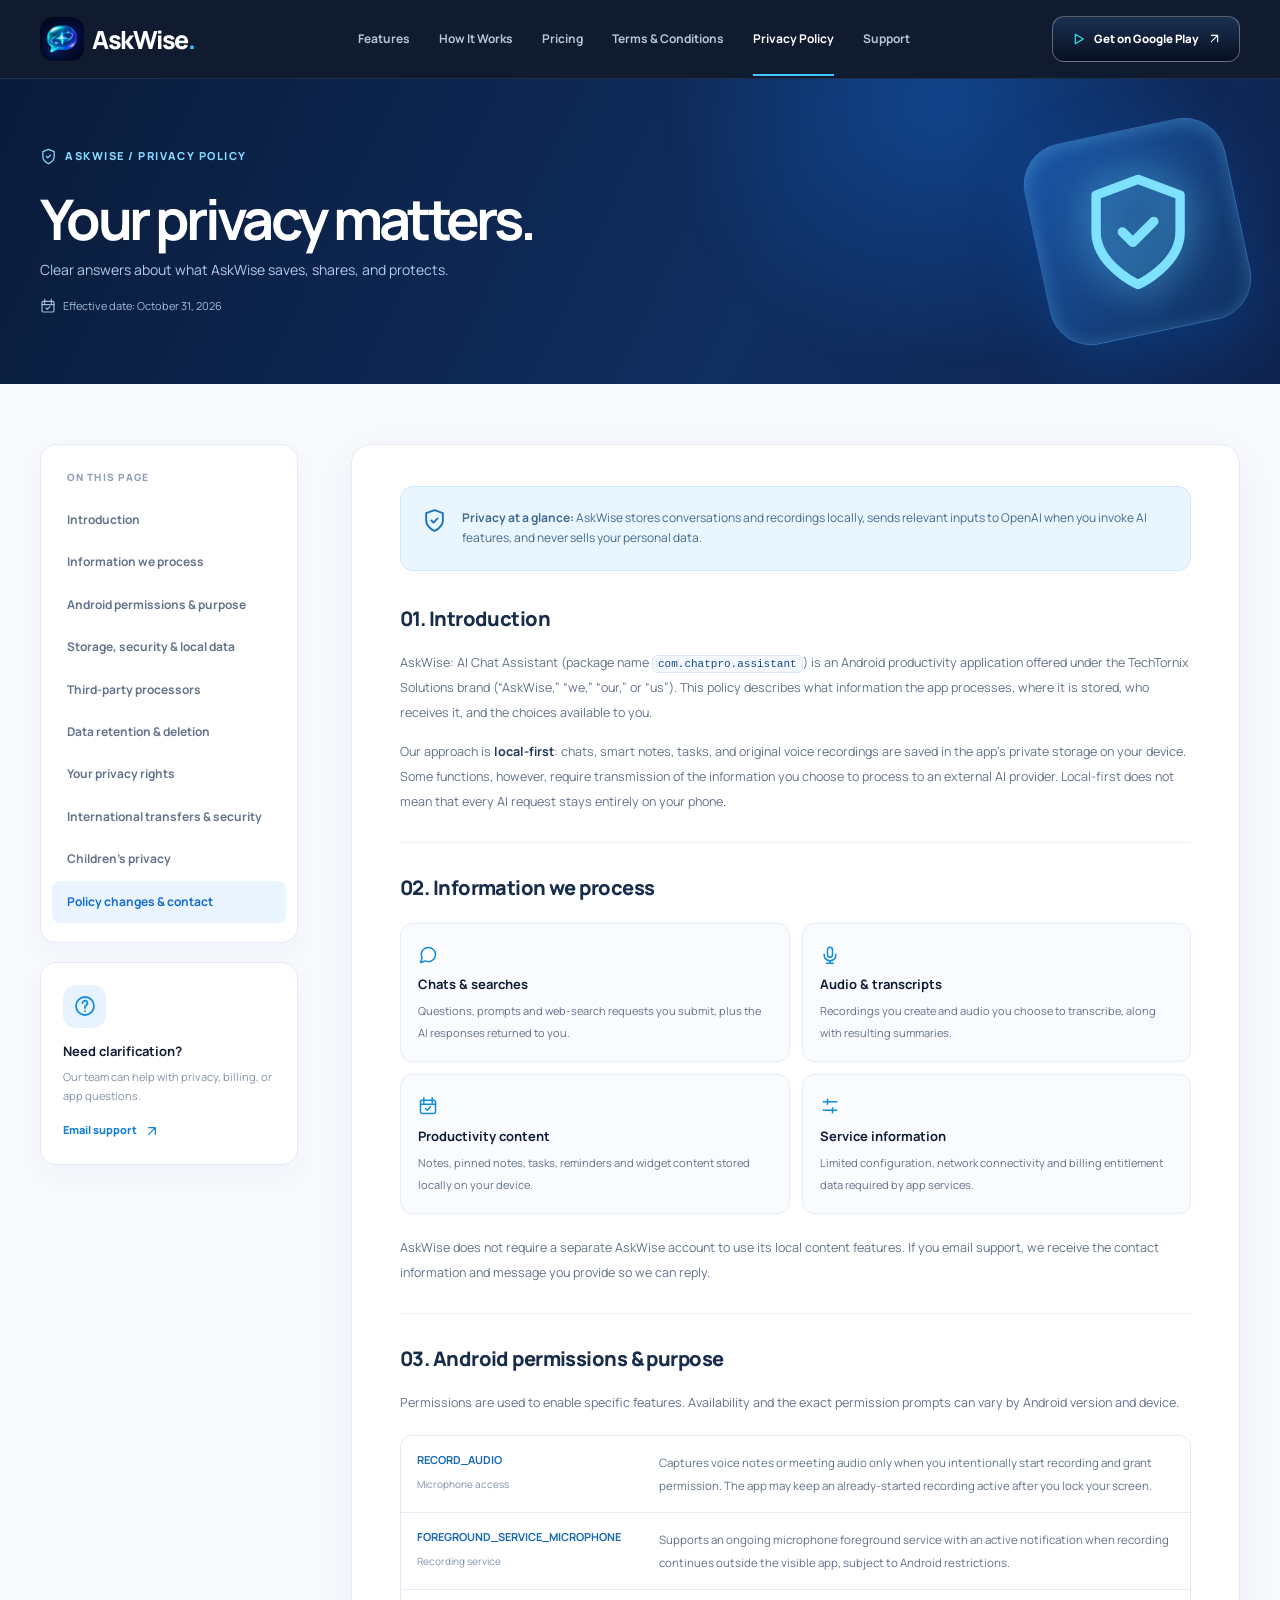
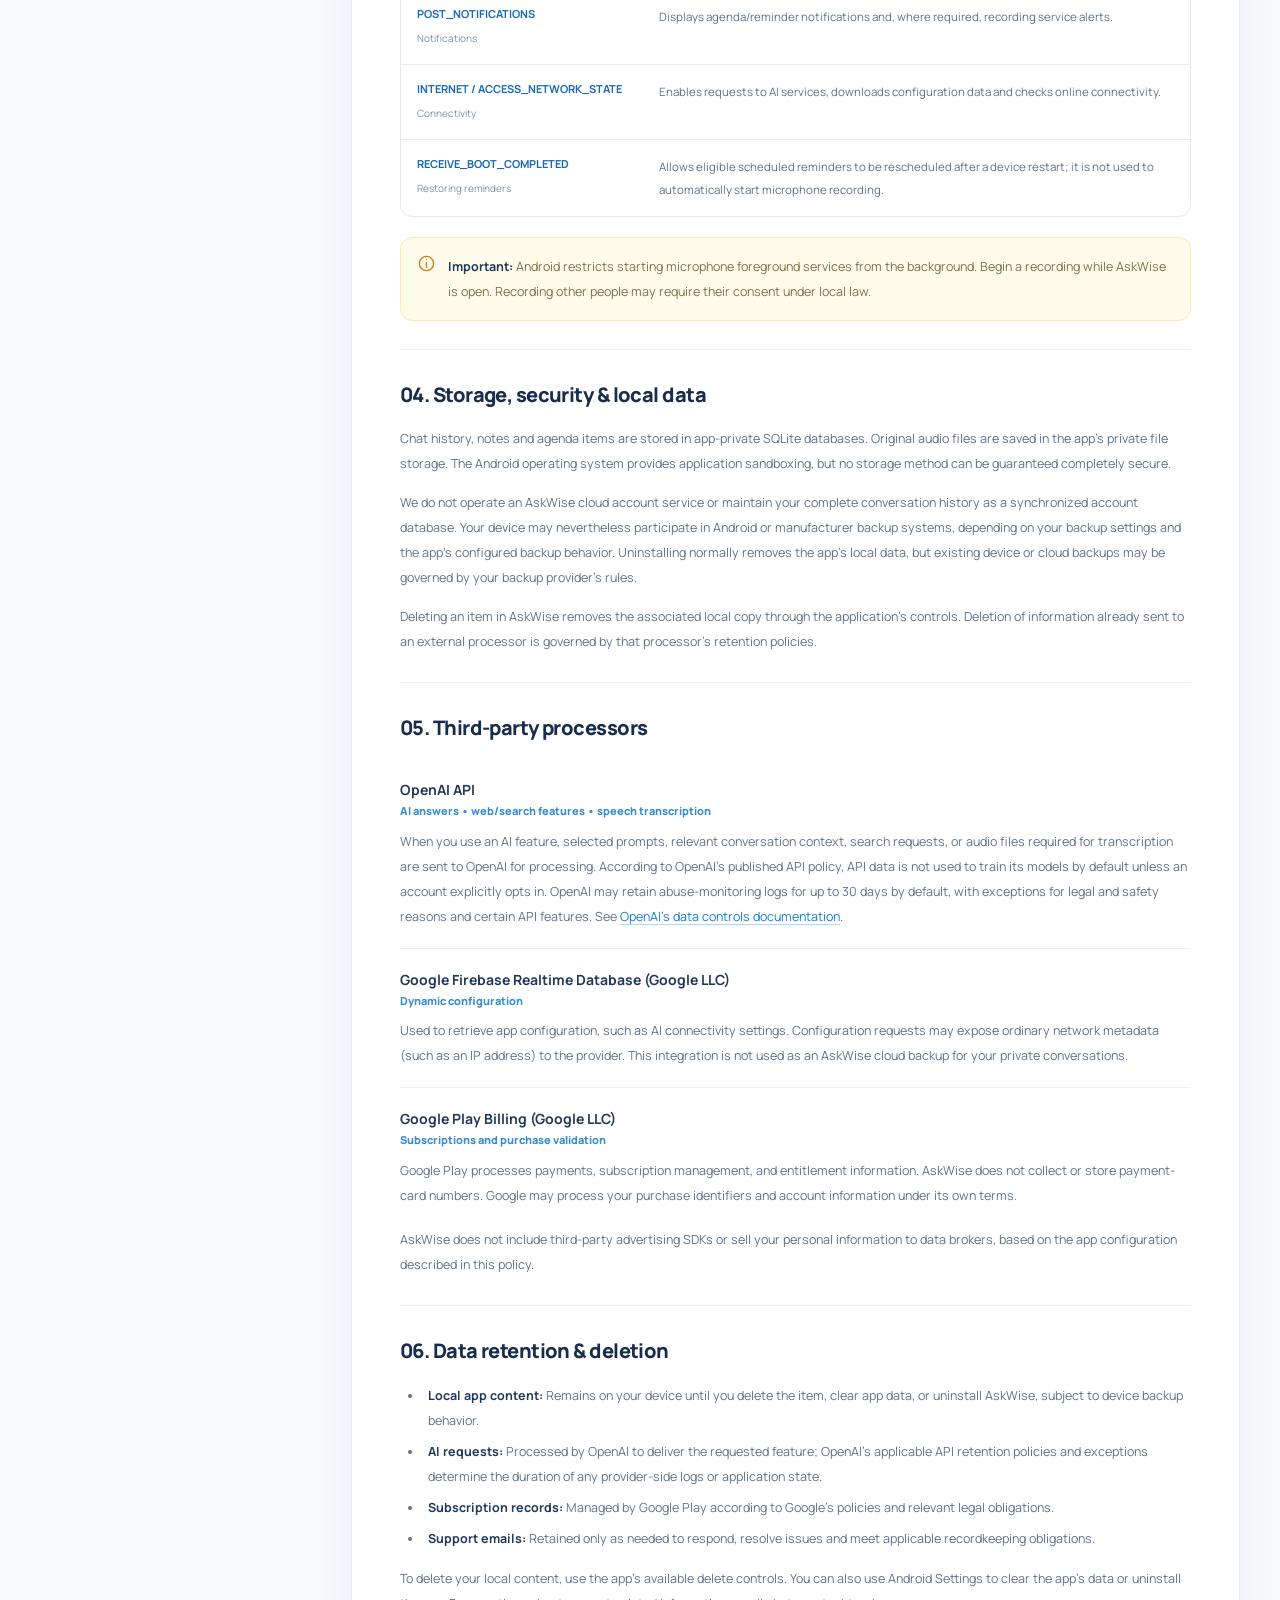
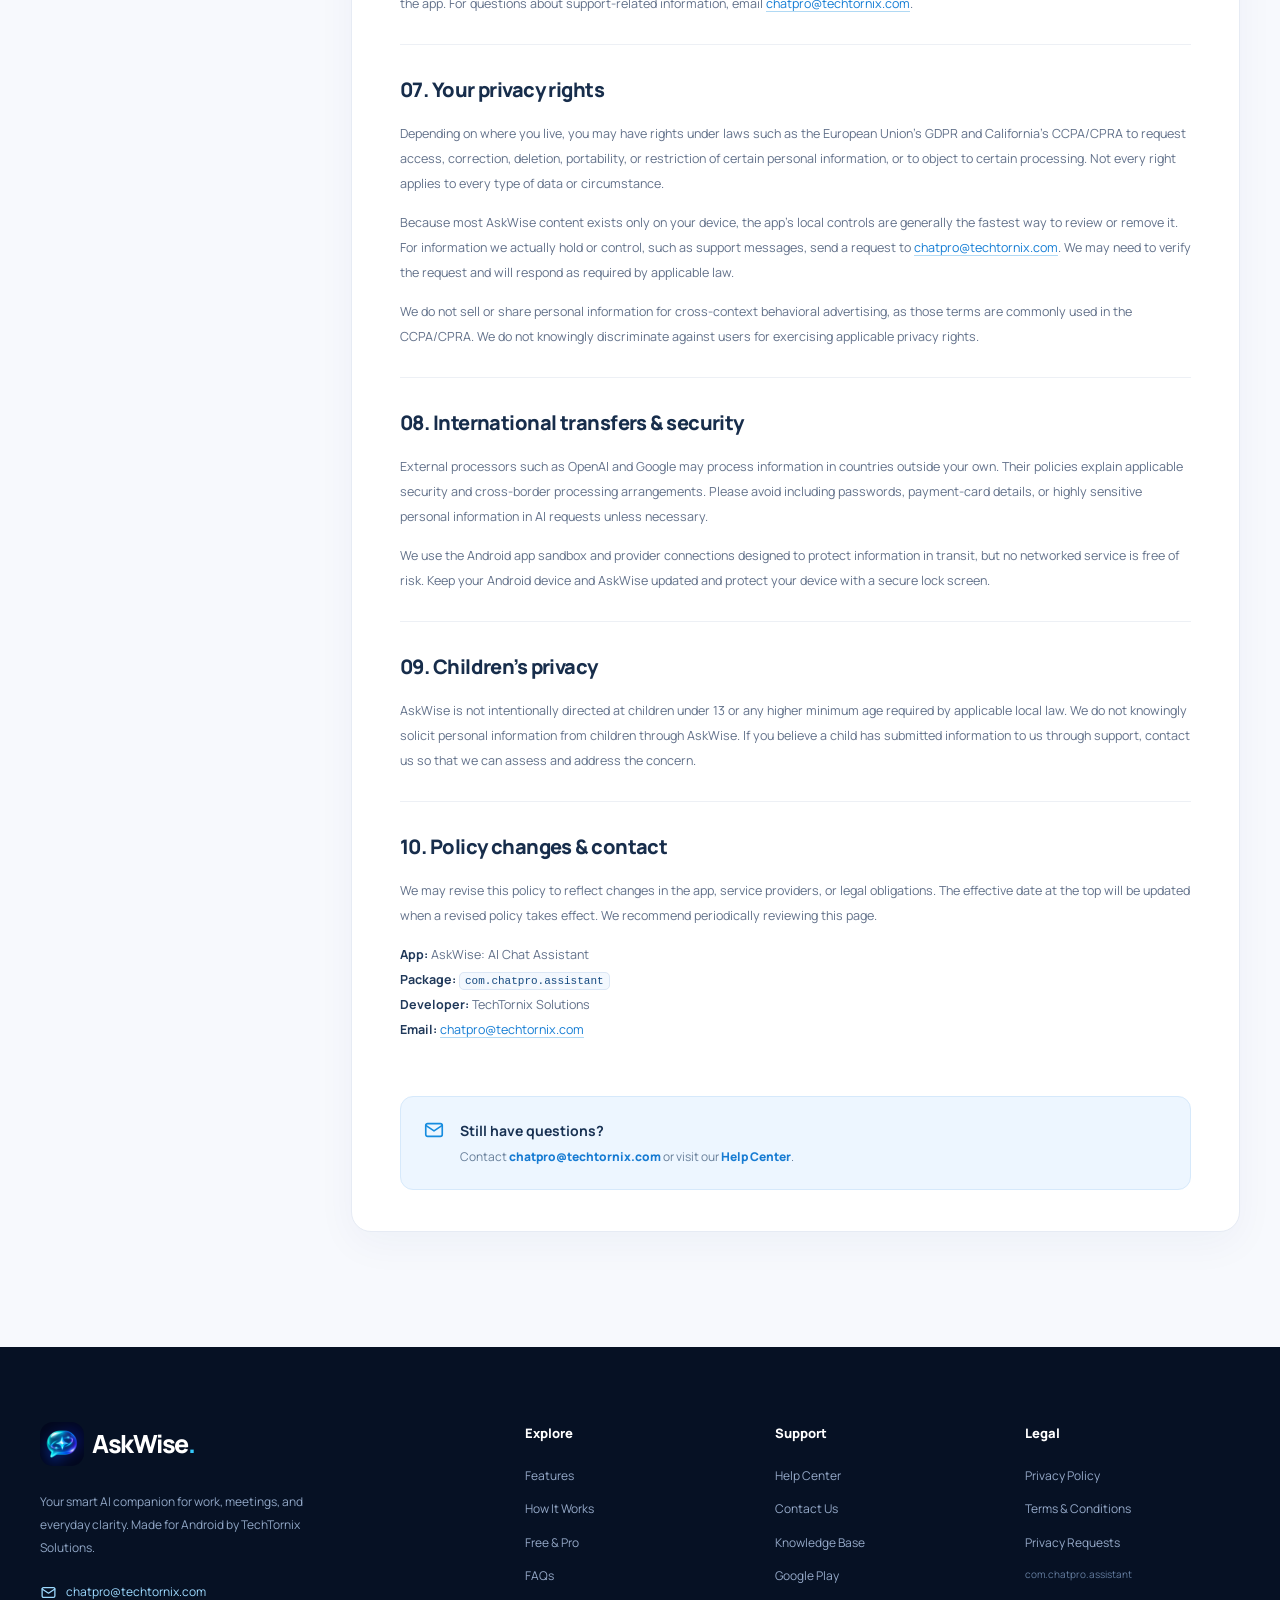
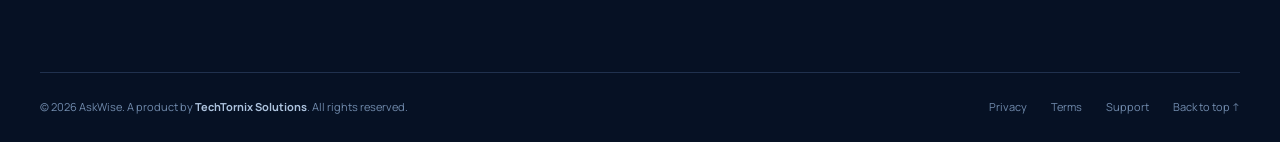
<file: privacy/index.html>
<!DOCTYPE html>
<html lang="en">
<head>
  <meta charset="utf-8" />
  <meta name="viewport" content="width=device-width,initial-scale=1" />
  <meta http-equiv="refresh" content="0; url=privacypolicy.html" />
  <title>Privacy Policy | AskWise: AI Chat Assistant</title>
  <script>window.location.replace("privacypolicy.html");</script>
</head>
<body style="font-family: -apple-system, BlinkMacSystemFont, 'Segoe UI', Roboto, sans-serif; background: #08152c; color: #fff; display: flex; align-items: center; justify-content: center; height: 100vh; margin: 0; text-align: center;">
  <div>
    <p style="font-size: 18px; margin-bottom: 12px;">Opening Privacy Policy...</p>
    <p><a href="privacypolicy.html" style="color: #34c9fb; text-decoration: underline;">Click here if you are not redirected automatically</a></p>
  </div>
</body>
</html>
</file>
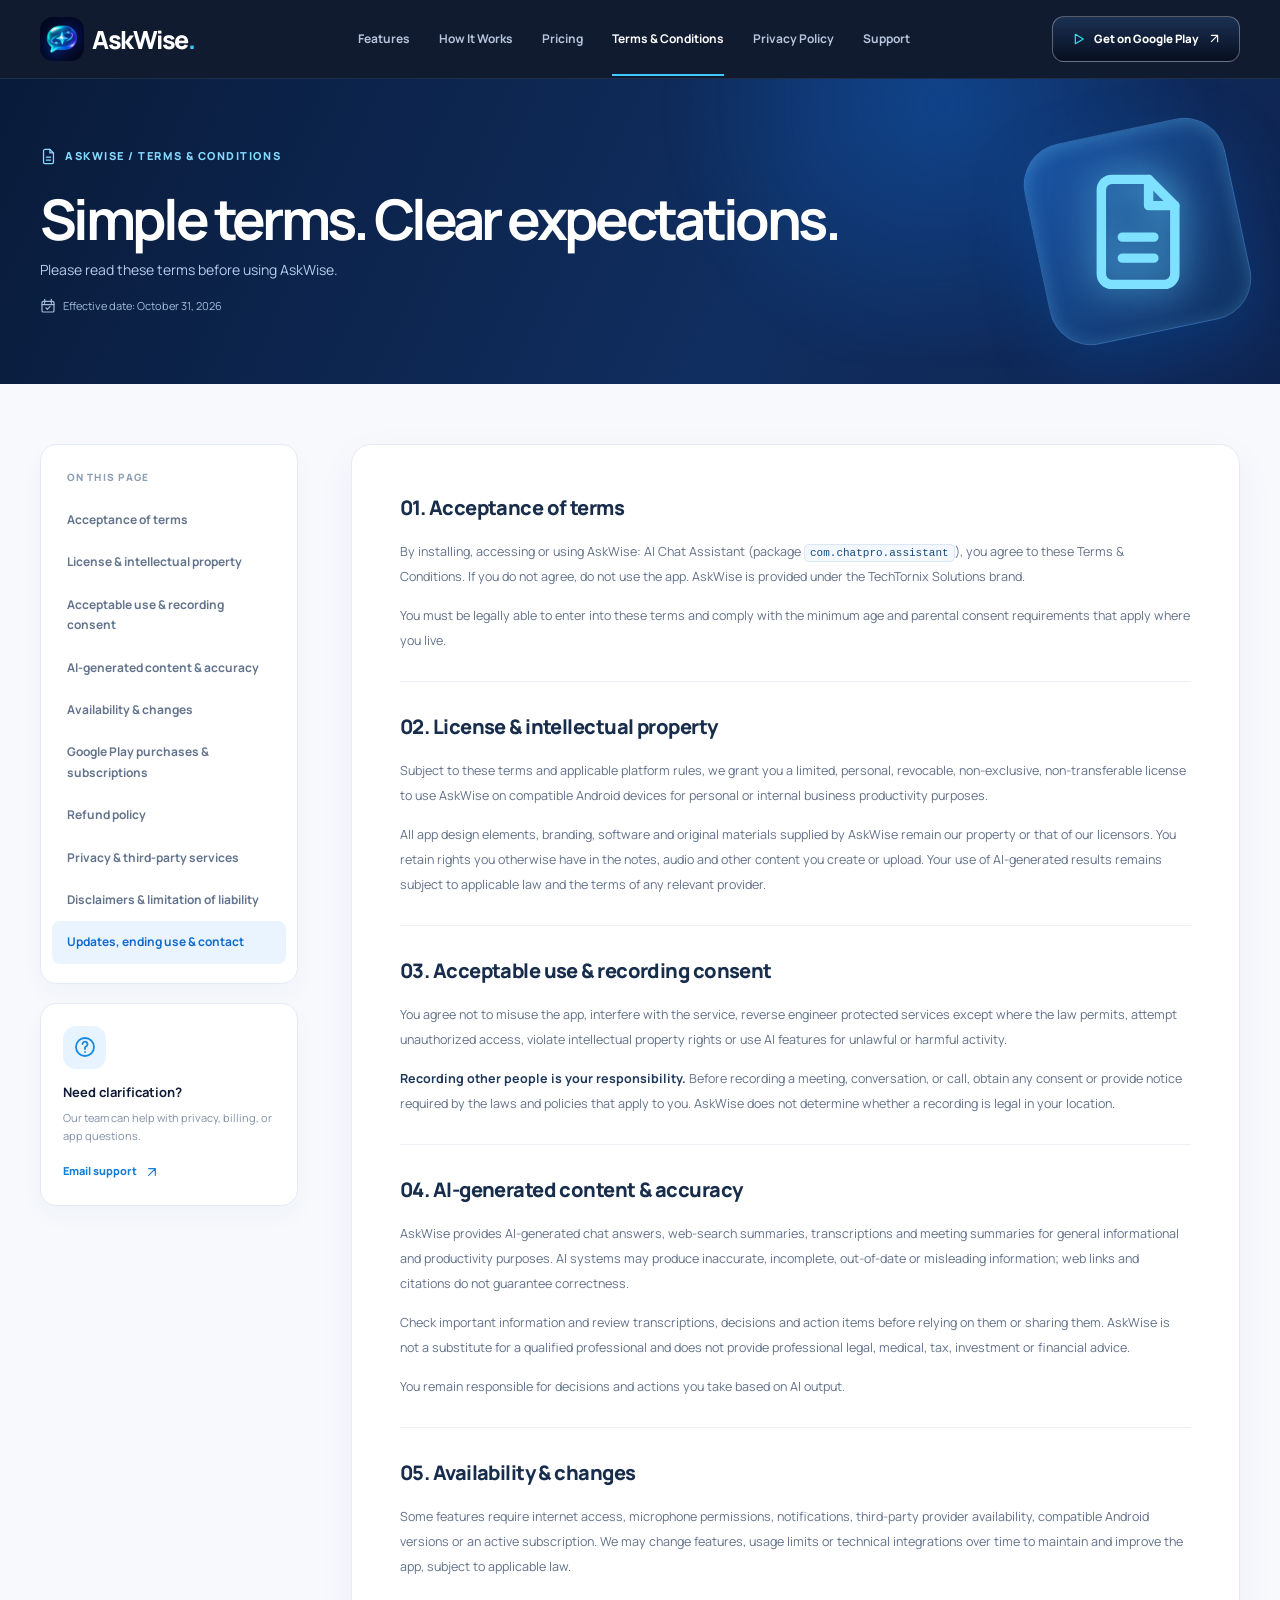
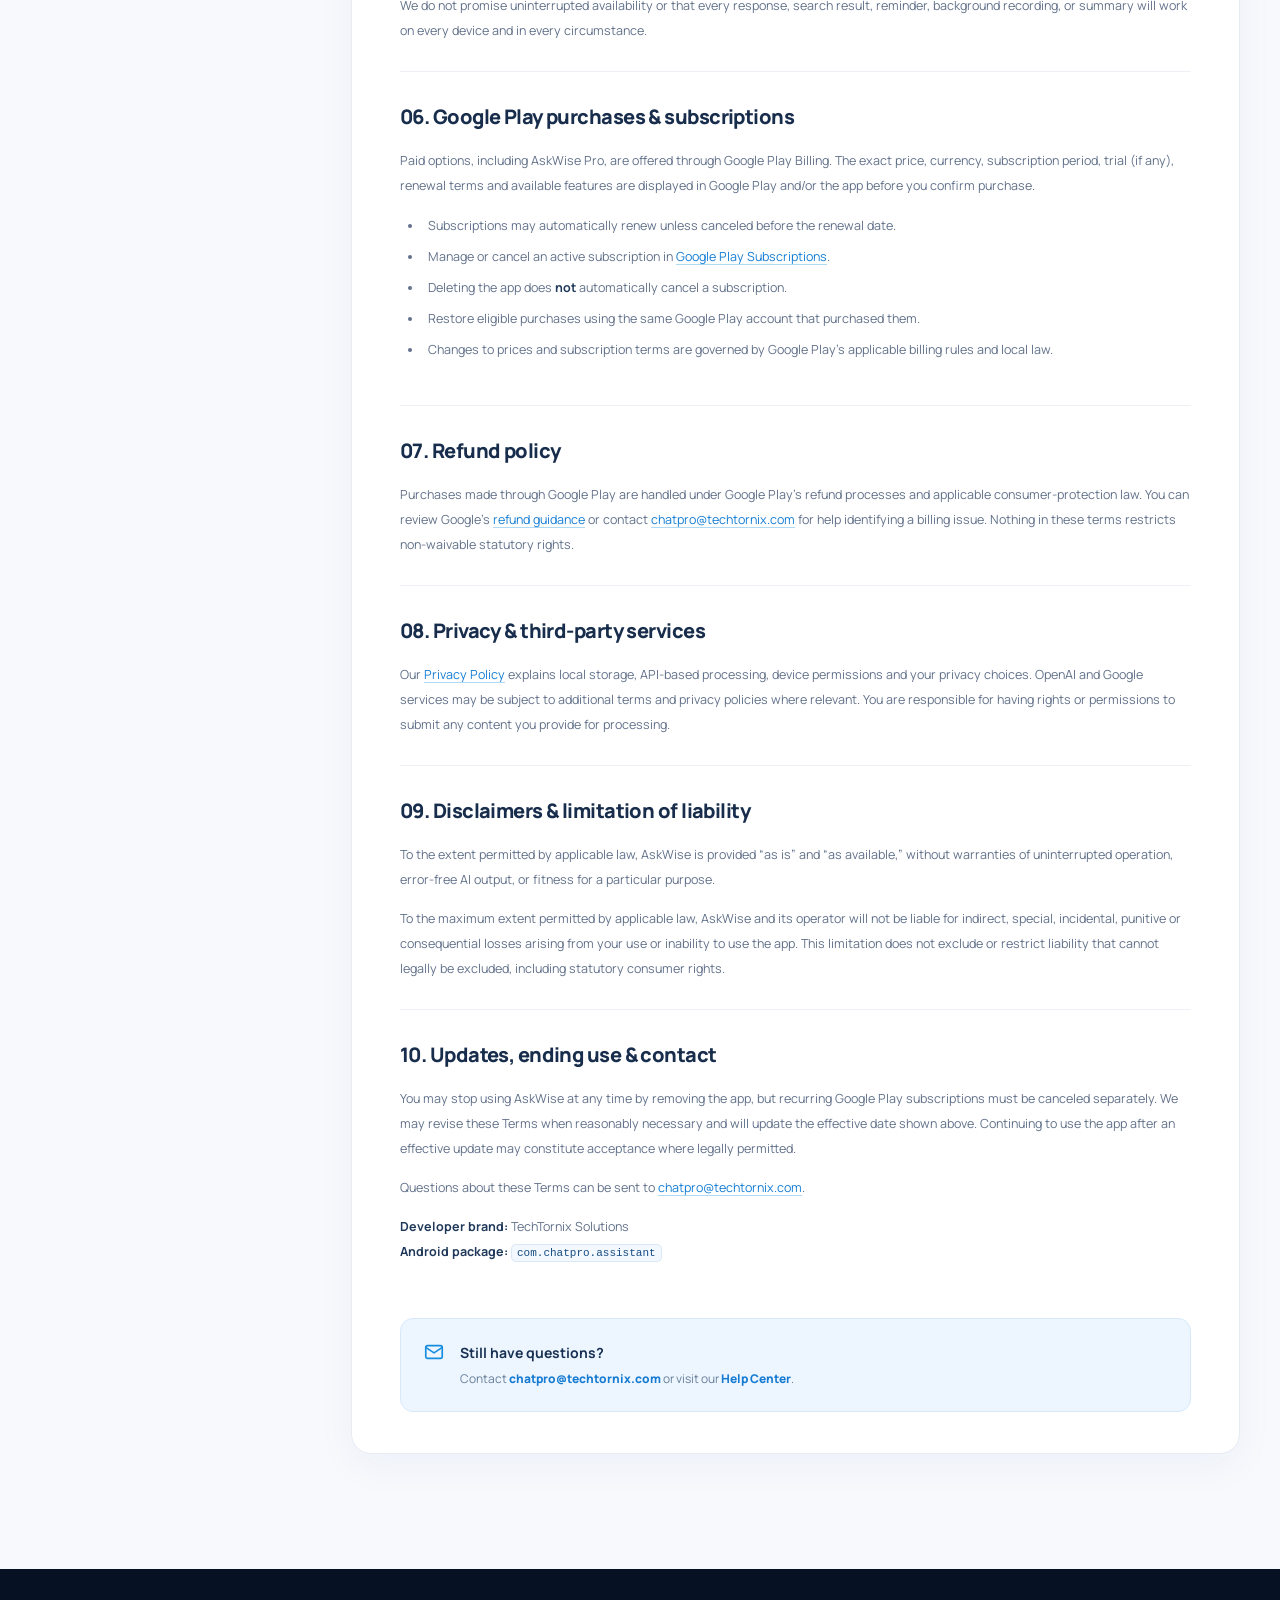
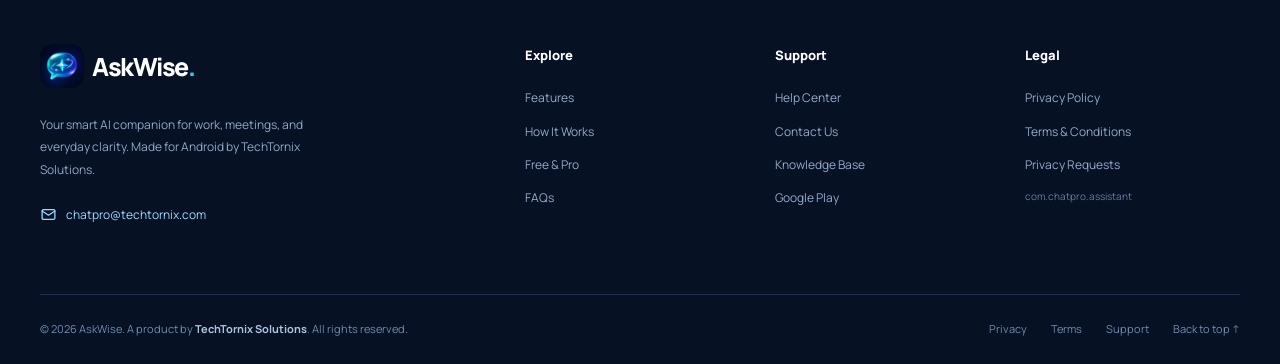
<file: terms/index.html>
<!DOCTYPE html>
<html lang="en">
<head>
  <meta charset="utf-8" />
  <meta name="viewport" content="width=device-width,initial-scale=1" />
  <meta http-equiv="refresh" content="0; url=termsandconditions.html" />
  <title>Terms &amp; Conditions | AskWise: AI Chat Assistant</title>
  <script>window.location.replace("termsandconditions.html");</script>
</head>
<body style="font-family: -apple-system, BlinkMacSystemFont, 'Segoe UI', Roboto, sans-serif; background: #08152c; color: #fff; display: flex; align-items: center; justify-content: center; height: 100vh; margin: 0; text-align: center;">
  <div>
    <p style="font-size: 18px; margin-bottom: 12px;">Opening Terms &amp; Conditions...</p>
    <p><a href="termsandconditions.html" style="color: #34c9fb; text-decoration: underline;">Click here if you are not redirected automatically</a></p>
  </div>
</body>
</html>
</file>
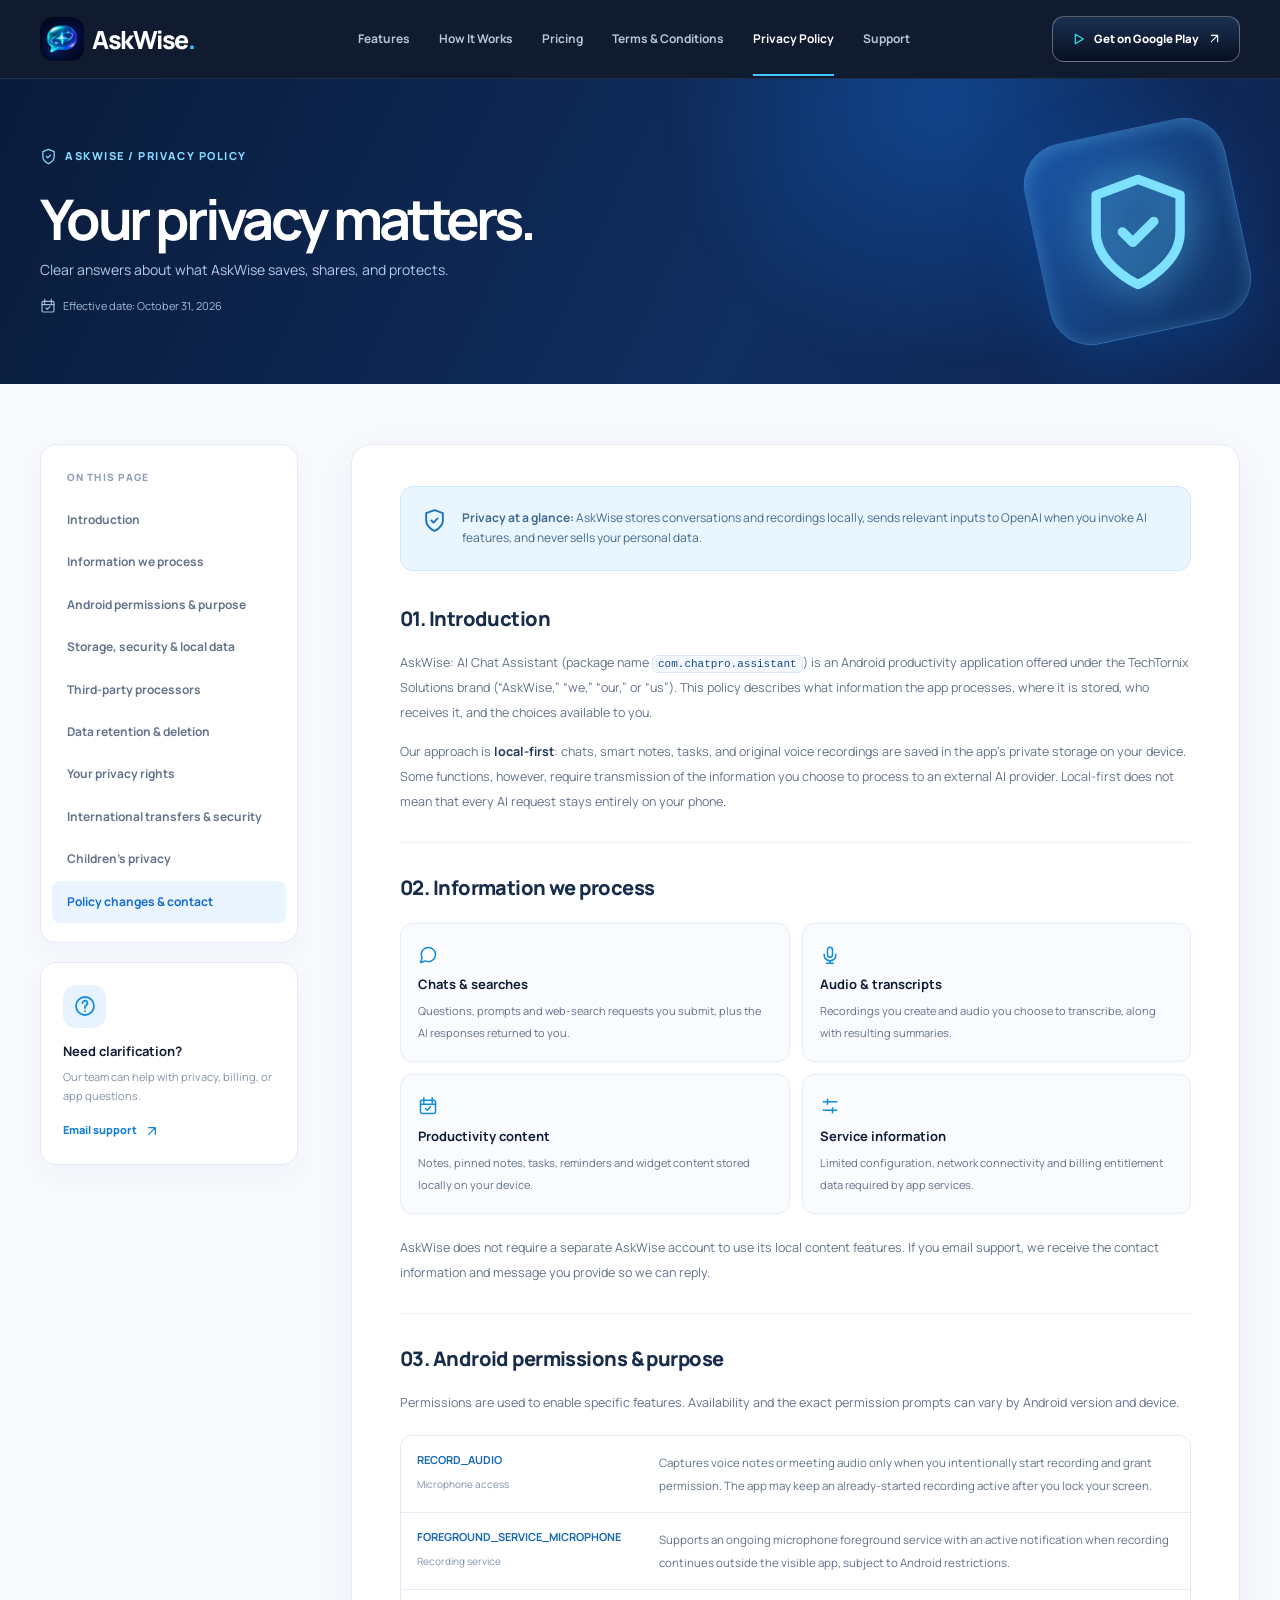
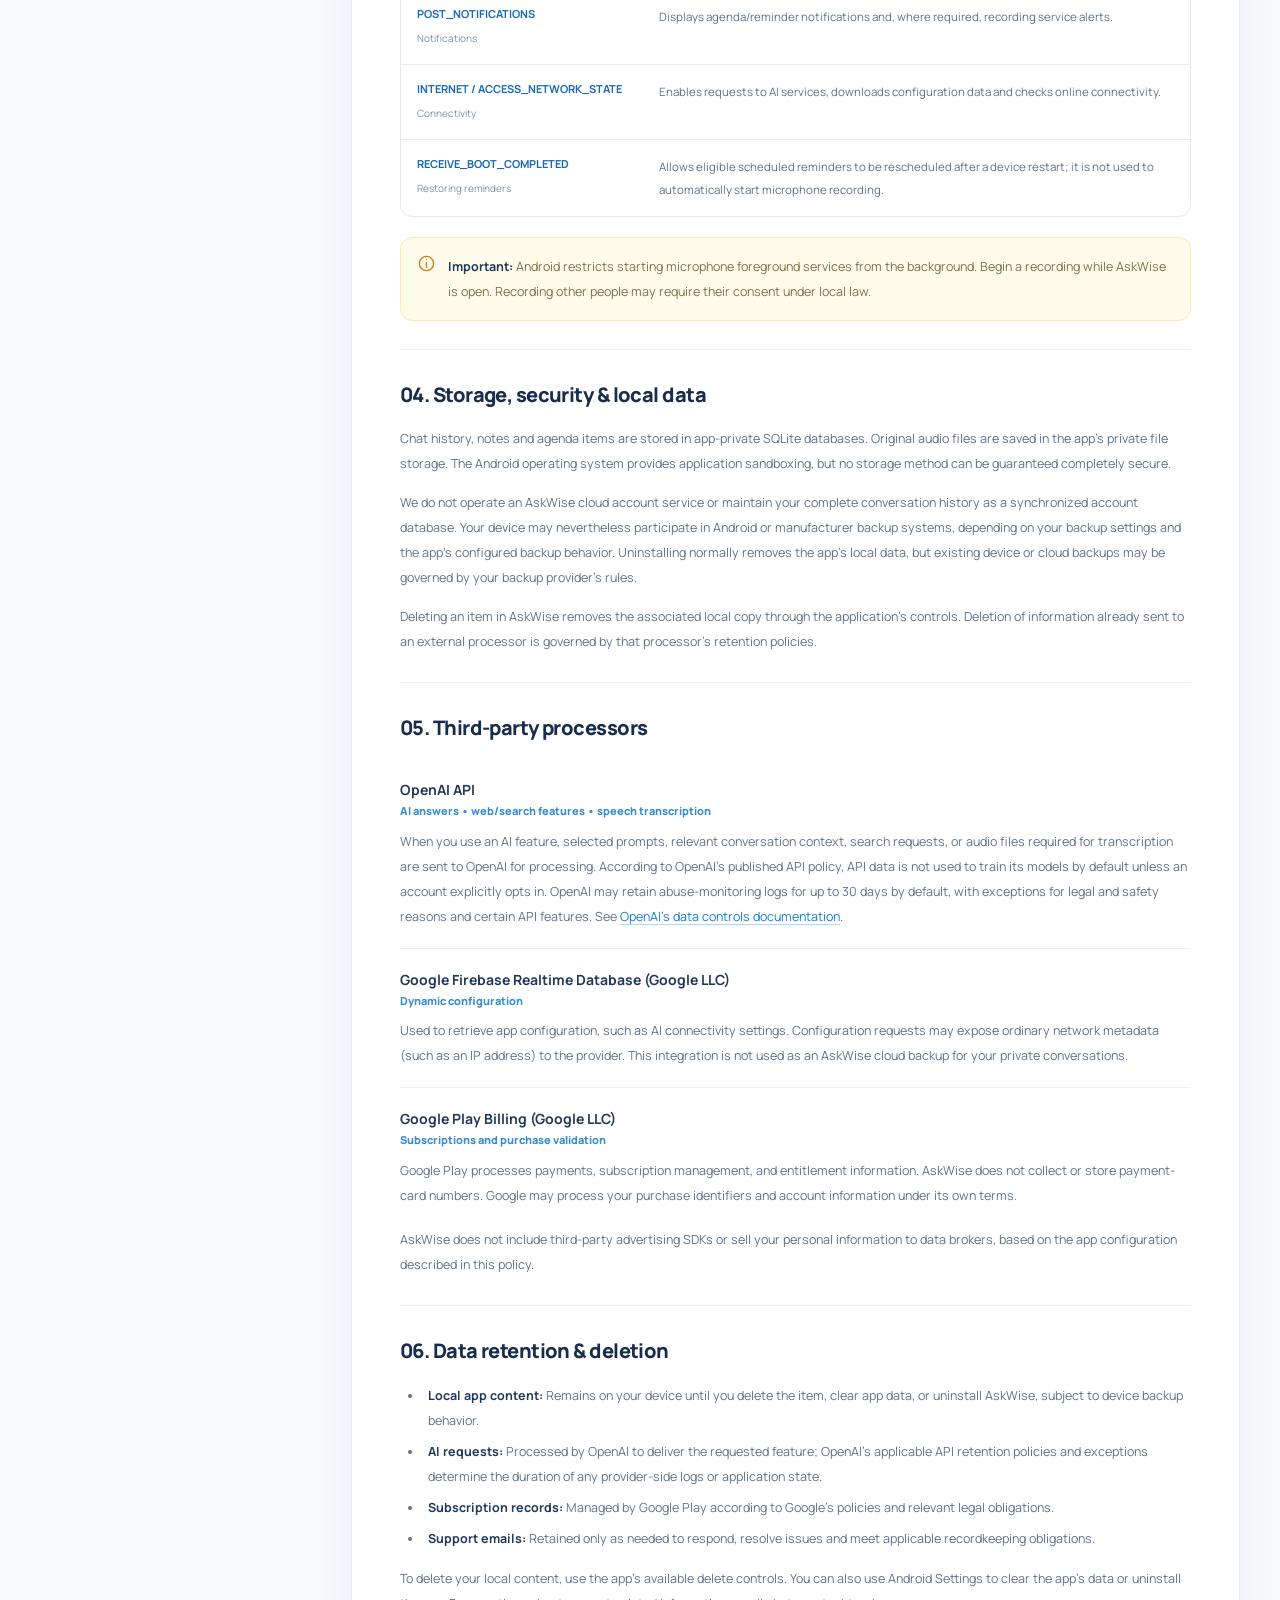
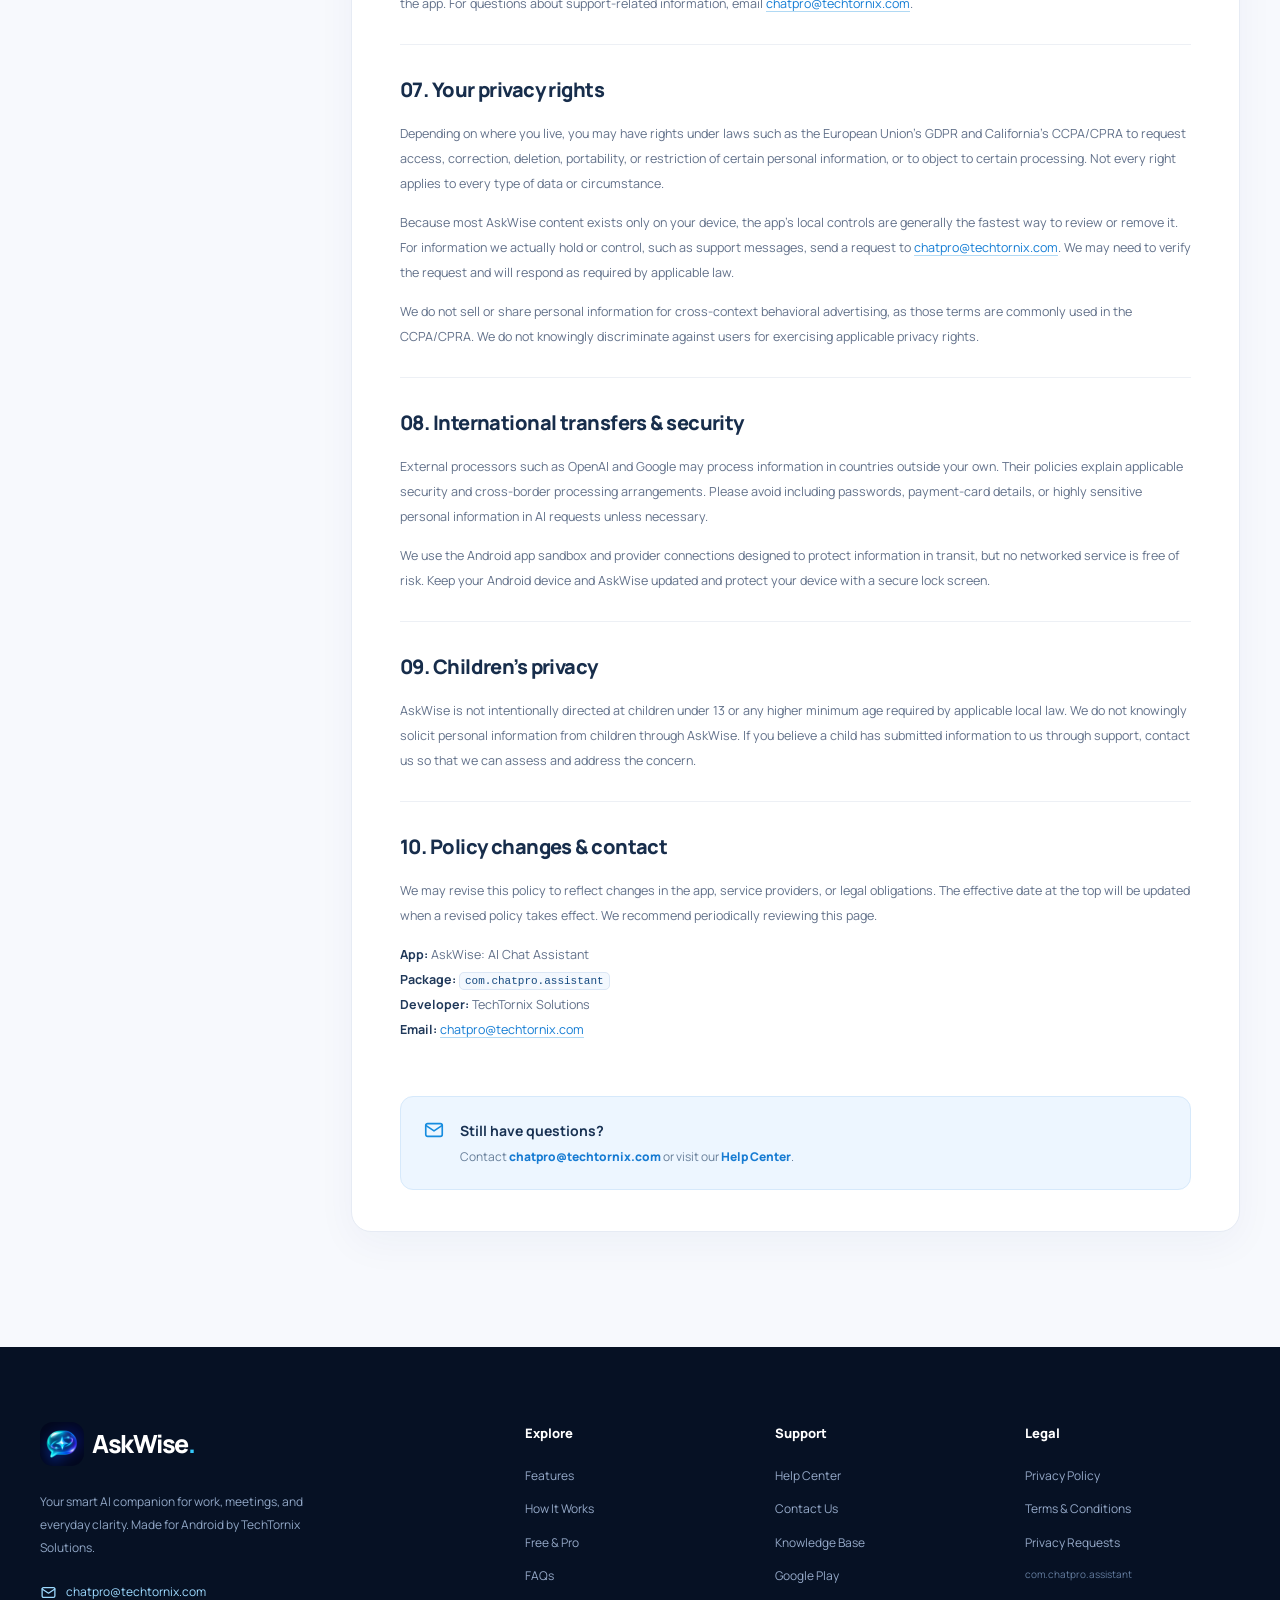
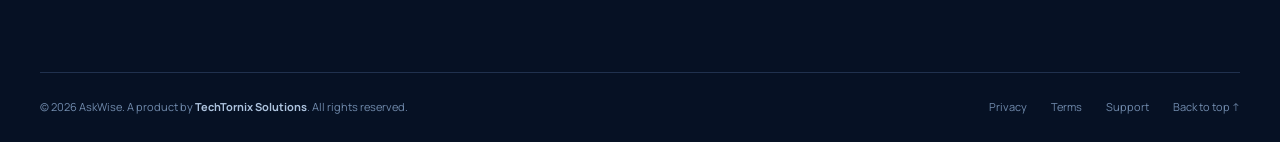
<file: privacypolicy.html>
<!DOCTYPE html>
<html lang="en">
<head>
  <meta charset="utf-8" />
  <meta name="viewport" content="width=device-width,initial-scale=1" />
  <meta http-equiv="refresh" content="0; url=privacy/privacypolicy.html" />
  <title>Privacy Policy | AskWise: AI Chat Assistant</title>
  <script>window.location.replace("privacy/privacypolicy.html");</script>
</head>
<body style="font-family: -apple-system, BlinkMacSystemFont, 'Segoe UI', Roboto, sans-serif; background: #08152c; color: #fff; display: flex; align-items: center; justify-content: center; height: 100vh; margin: 0; text-align: center;">
  <div>
    <p style="font-size: 18px; margin-bottom: 12px;">Opening Privacy Policy...</p>
    <p><a href="privacy/privacypolicy.html" style="color: #34c9fb; text-decoration: underline;">Click here if you are not redirected automatically</a></p>
  </div>
</body>
</html>
</file>
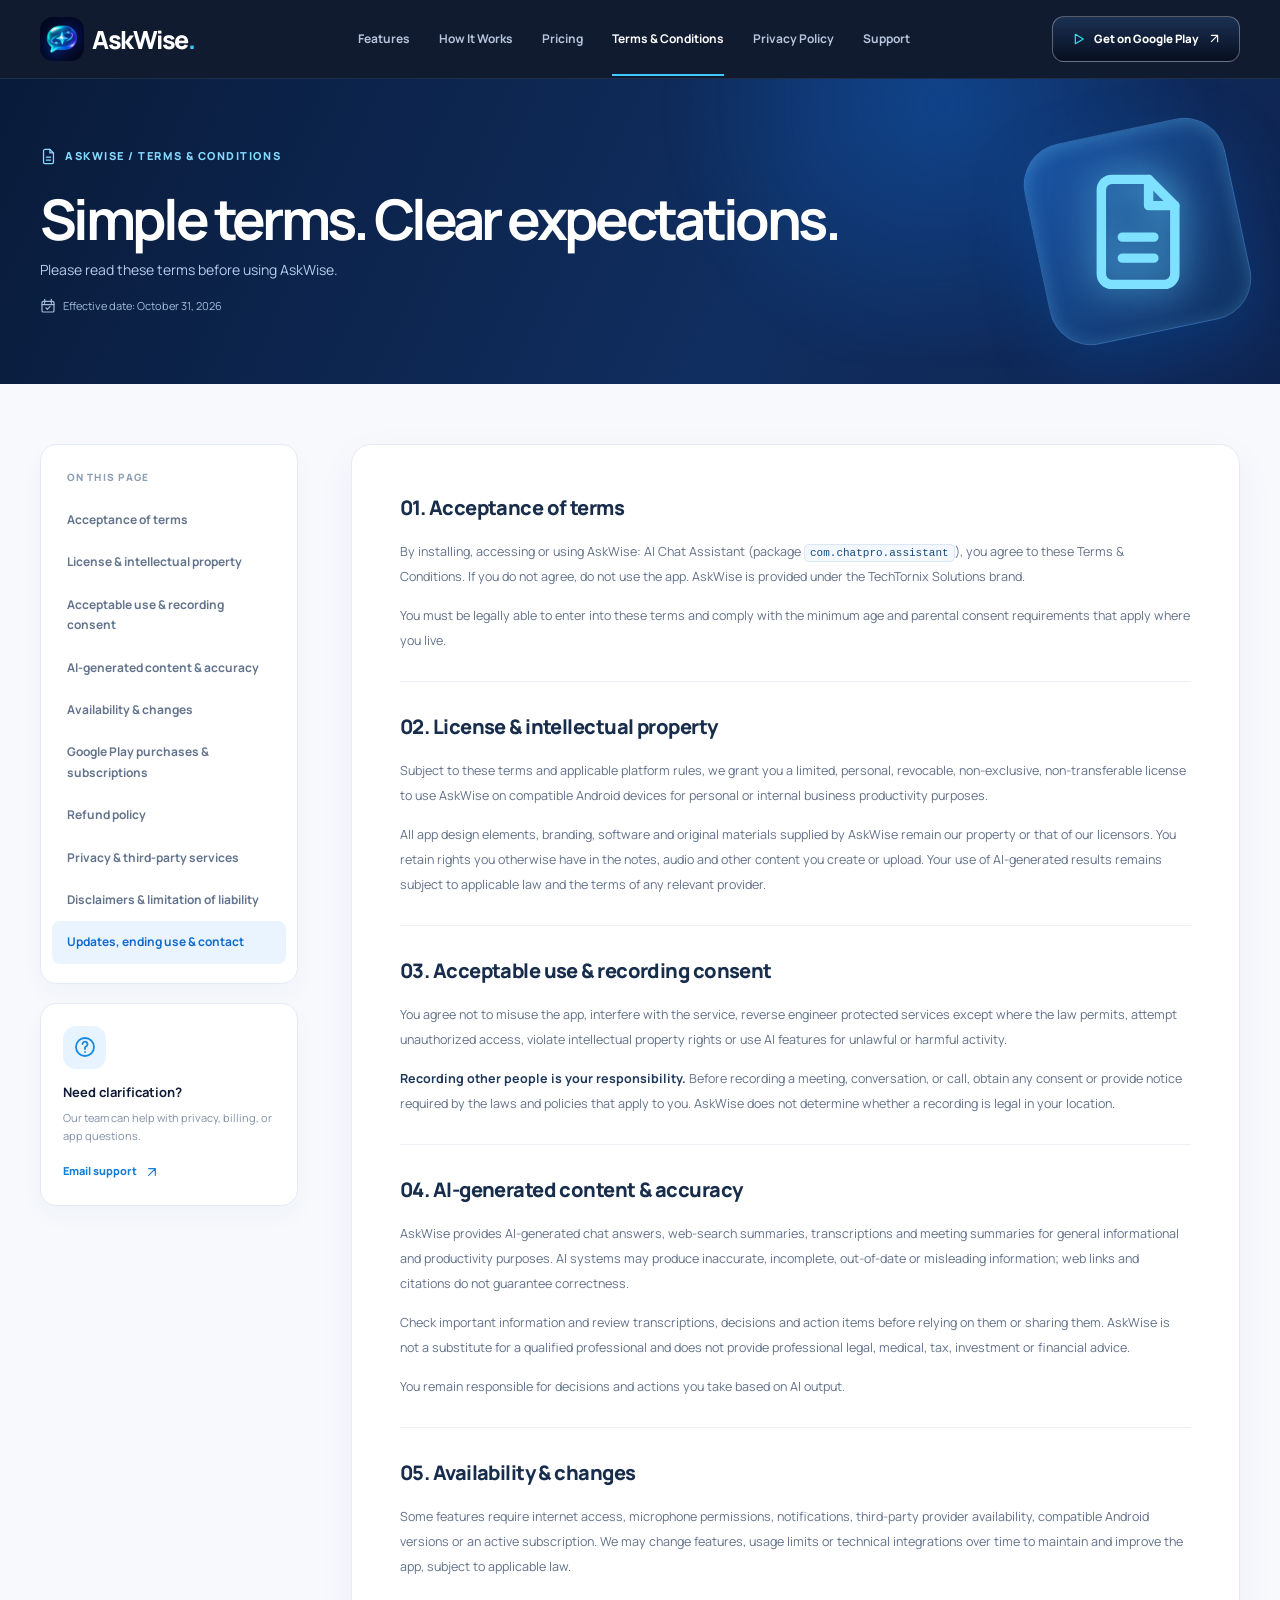
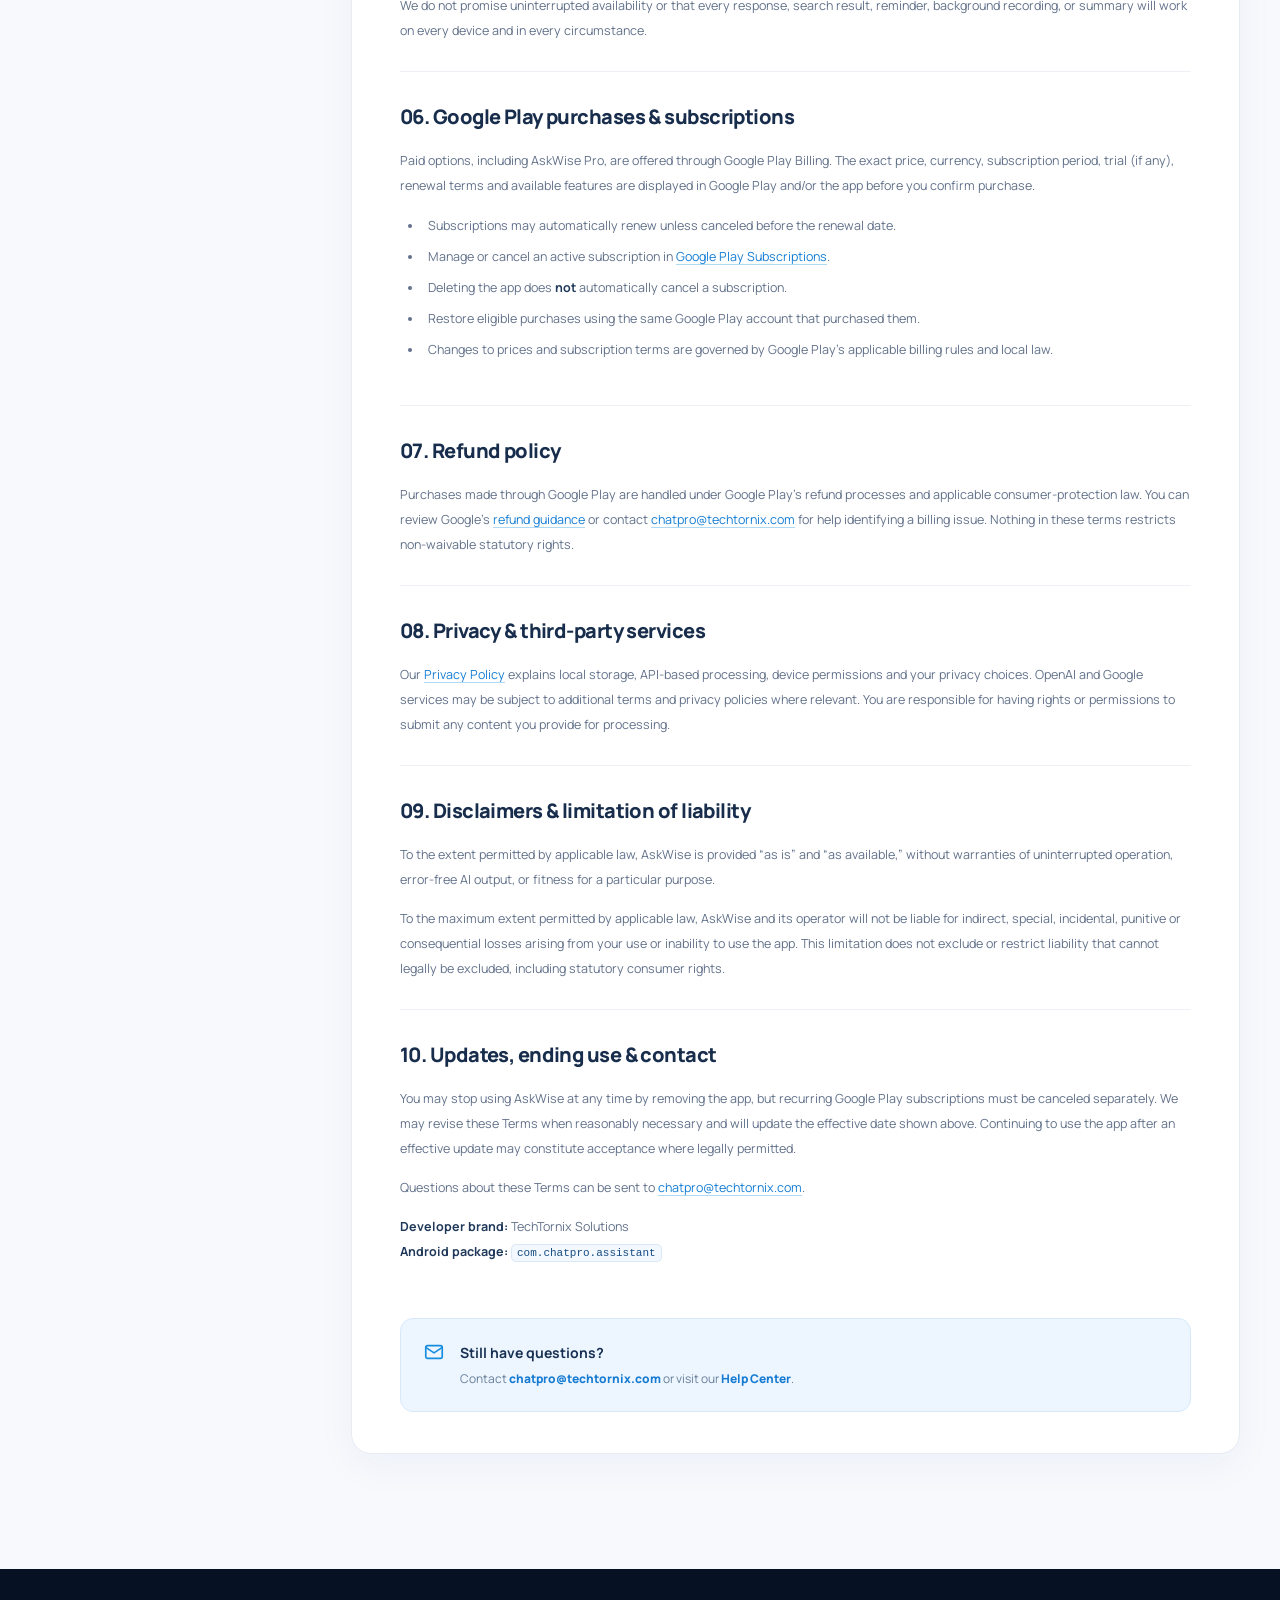
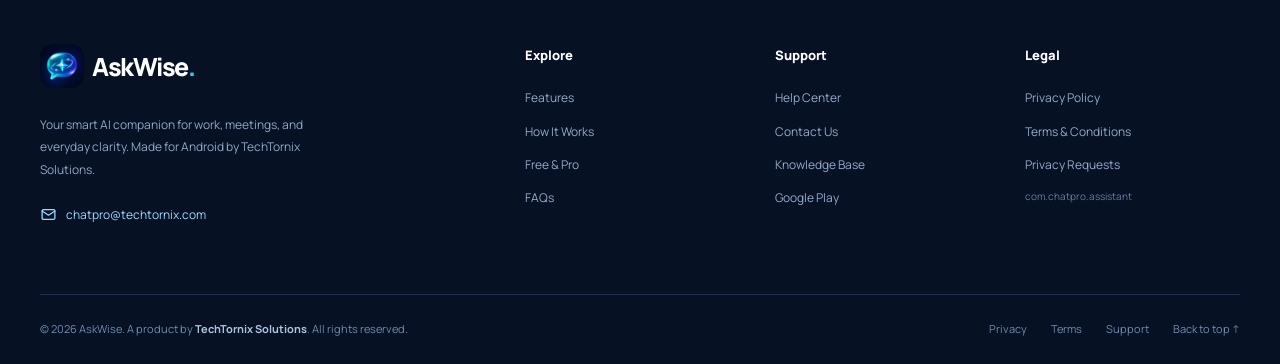
<file: terms.html>
<!DOCTYPE html>
<html lang="en">
<head>
  <meta charset="utf-8" />
  <meta name="viewport" content="width=device-width,initial-scale=1" />
  <meta http-equiv="refresh" content="0; url=terms/termsandconditions.html" />
  <title>Terms & Conditions | AskWise: AI Chat Assistant</title>
  <script>window.location.replace("terms/termsandconditions.html");</script>
</head>
<body style="font-family: -apple-system, BlinkMacSystemFont, 'Segoe UI', Roboto, sans-serif; background: #08152c; color: #fff; display: flex; align-items: center; justify-content: center; height: 100vh; margin: 0; text-align: center;">
  <div>
    <p style="font-size: 18px; margin-bottom: 12px;">Opening Terms & Conditions...</p>
    <p><a href="terms/termsandconditions.html" style="color: #34c9fb; text-decoration: underline;">Click here if you are not redirected automatically</a></p>
  </div>
</body>
</html>
</file>
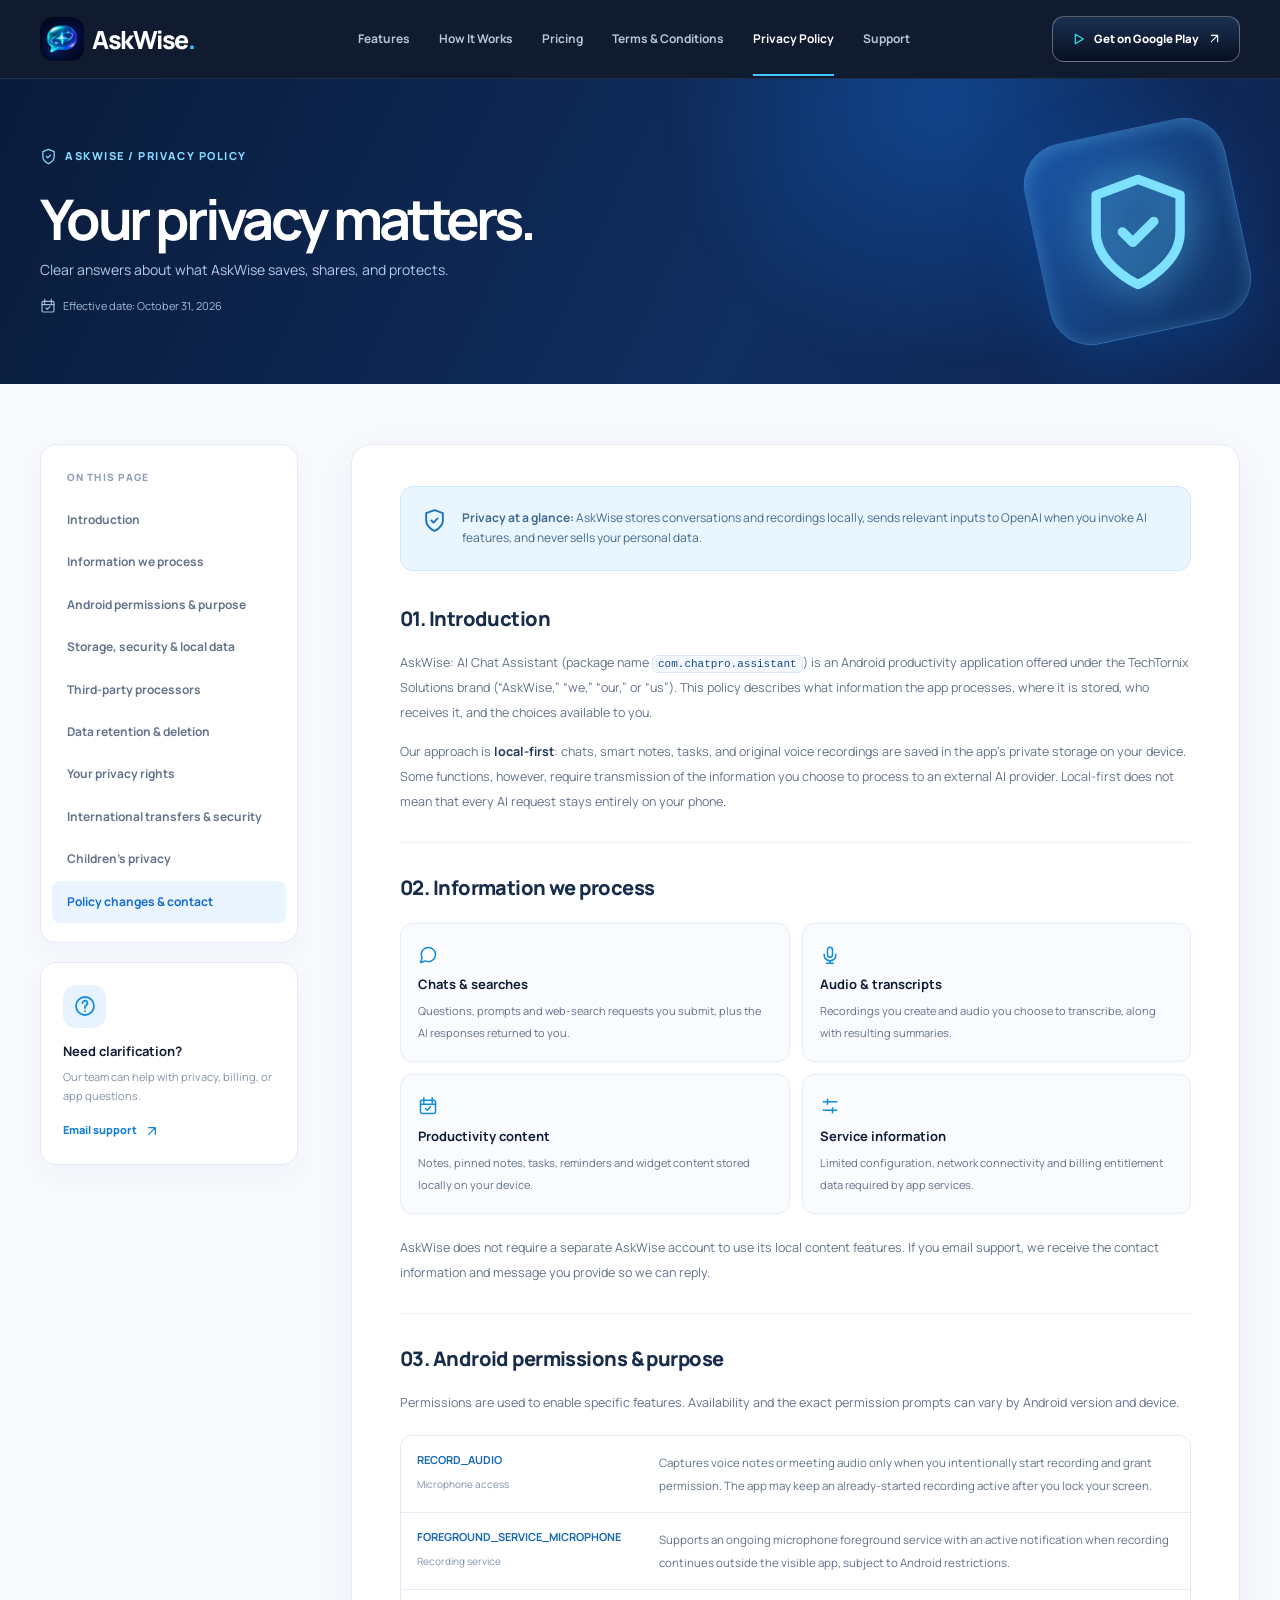
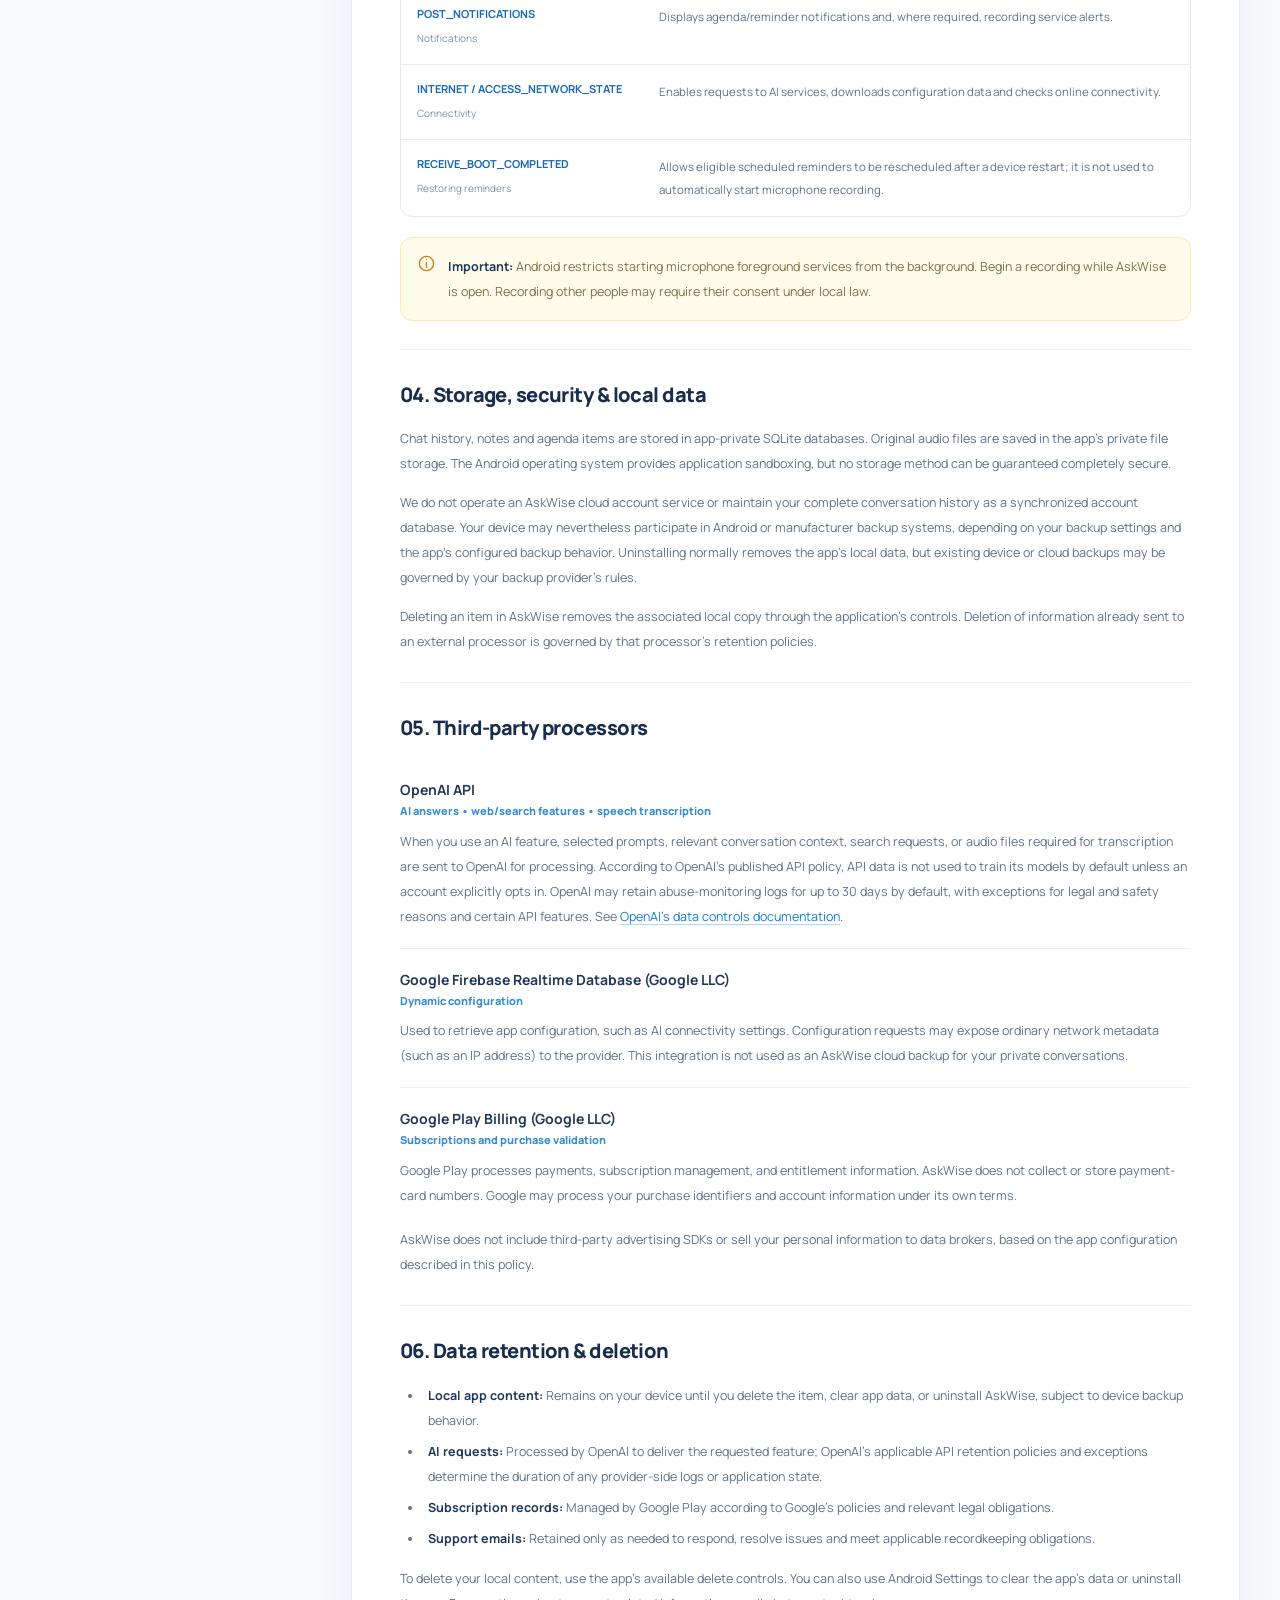
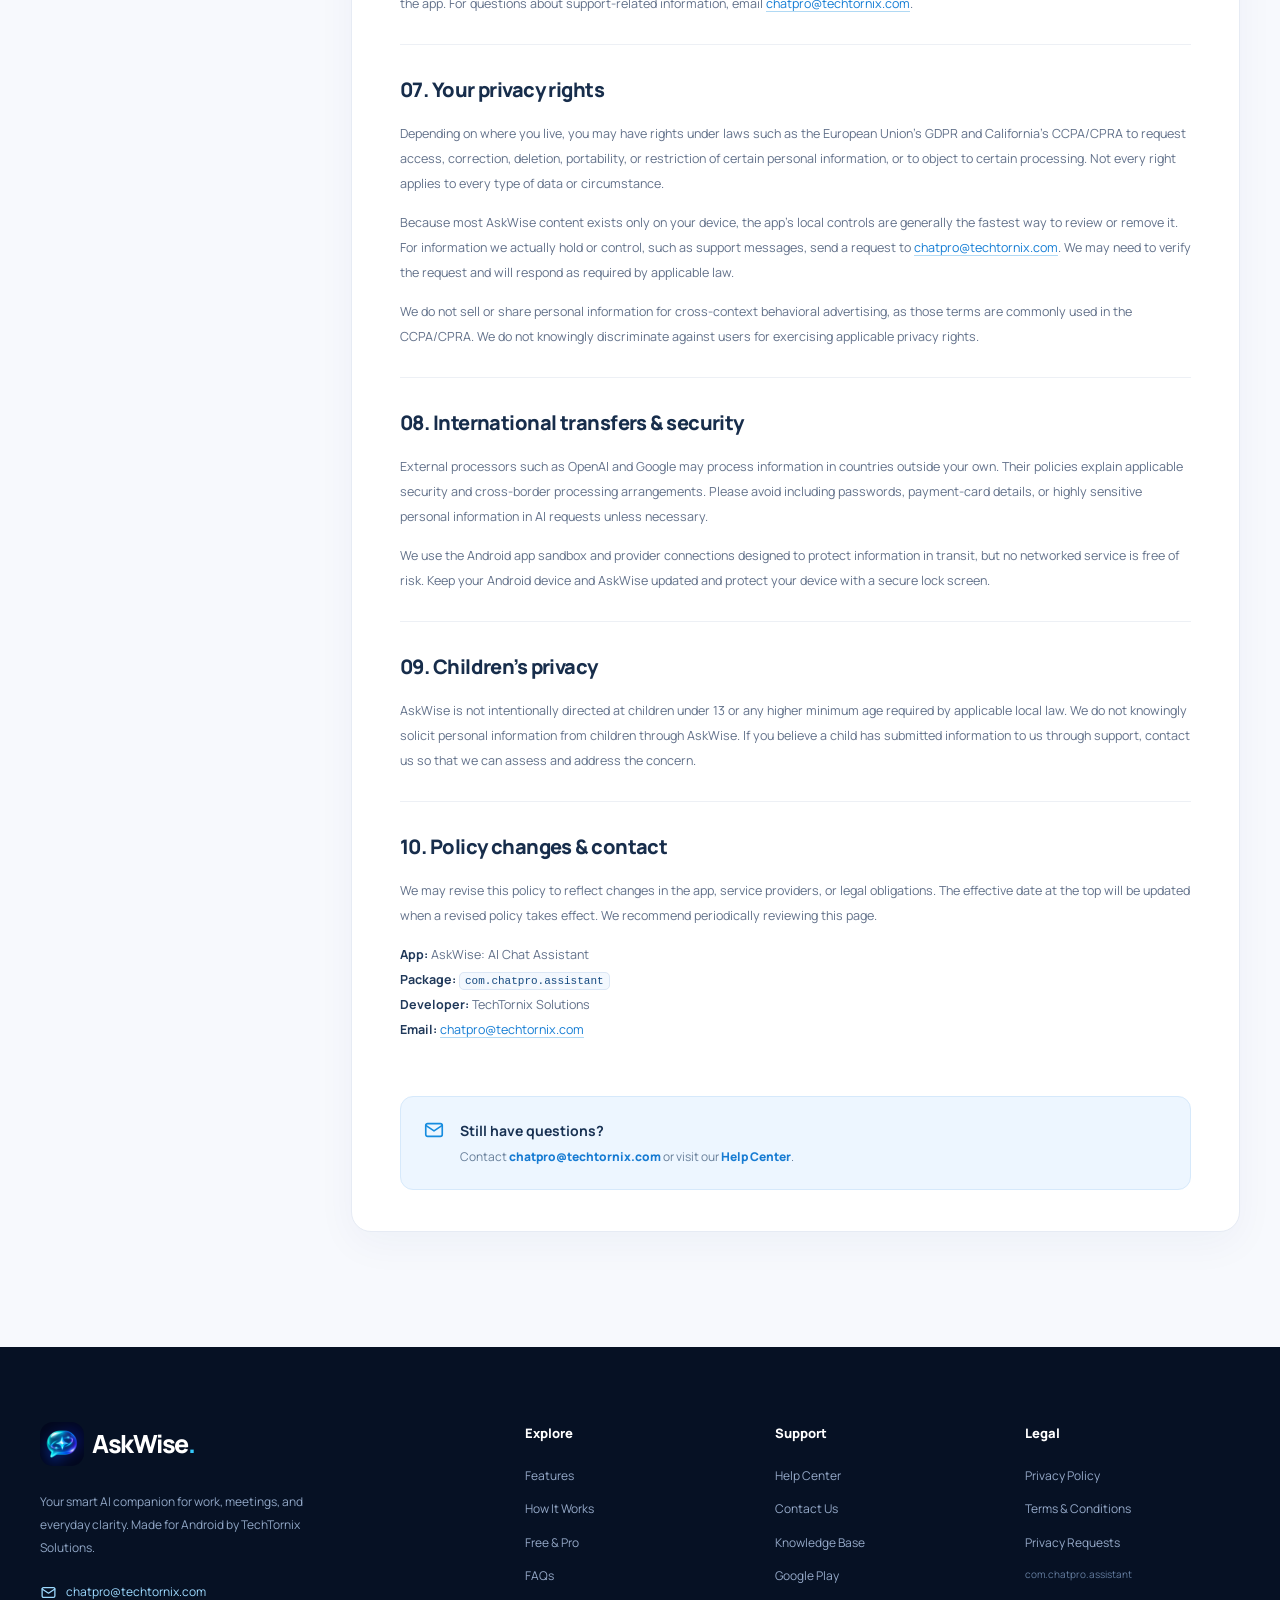
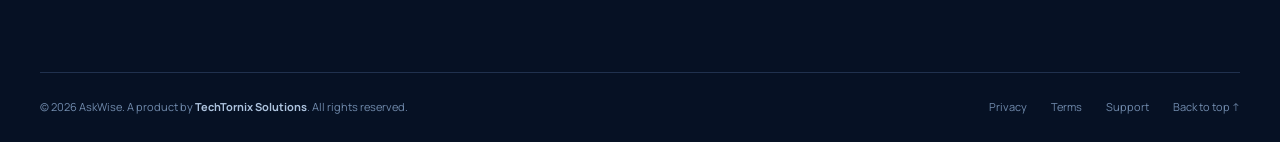
<file: privacy/privacypolicy.html>
<!DOCTYPE html>
<html lang="en">

<head>
    <meta charset="utf-8" />
    <meta name="viewport" content="width=device-width,initial-scale=1" />
    <meta name="theme-color" content="#08152c" />
    <meta name="robots" content="index,follow,max-image-preview:large" />
    <meta name="description"
        content="Read the AskWise: AI Chat Assistant Android Privacy Policy: permissions, local SQLite storage, OpenAI and Google processing, retention and data rights." />
    <title>Privacy Policy | AskWise: AI Chat Assistant by TechTornix Solutions</title>
    <meta property="og:type" content="website" />
    <meta property="og:title" content="Privacy Policy | AskWise: AI Chat Assistant by TechTornix Solutions" />
    <meta property="og:description"
        content="Read the AskWise: AI Chat Assistant Android Privacy Policy: permissions, local SQLite storage, OpenAI and Google processing, retention and data rights." />
    <meta property="og:image" content="../assets/img/chatpro-social-preview.jpg" />
    <meta name="twitter:card" content="summary_large_image" />
    <link rel="icon" type="image/png" sizes="32x32" href="../assets/img/favicon-32.png" />
    <link rel="apple-touch-icon" href="../assets/img/apple-touch-icon.png" />
    <link rel="manifest" href="../site.webmanifest" />
    <link rel="preconnect" href="https://fonts.googleapis.com" />
    <link rel="preconnect" href="https://fonts.gstatic.com" crossorigin />
    <link
        href="https://fonts.googleapis.com/css2?family=DM+Sans:wght@400;500;600;700&family=Manrope:wght@400;500;600;700;800&display=swap"
        rel="stylesheet" />
    <link rel="stylesheet" href="../assets/css/styles.css" />
</head>

<body class="inner-page"><svg class="svg-sprite" xmlns="http://www.w3.org/2000/svg" aria-hidden="true">
        <symbol id="i-sparkles" viewBox="0 0 24 24" fill="none" stroke="currentColor" stroke-width="1.8"
            stroke-linecap="round" stroke-linejoin="round">
            <path d="m12 3 1.9 5.8L20 11l-6.1 2.2L12 19l-2-5.8L4 11l6-2.2z" />
            <path
                d="m19 18 .7 2.1L22 21l-2.3.9L19 24l-.8-2.1L16 21l2.2-.9zM5 2l.7 2.3L8 5l-2.3.7L5 8l-.7-2.3L2 5l2.3-.7z" />
        </symbol>
        <symbol id="i-arrow-up-right" viewBox="0 0 24 24" fill="none" stroke="currentColor" stroke-width="1.8"
            stroke-linecap="round" stroke-linejoin="round">
            <path d="M7 17 17 7M7 7h10v10" />
        </symbol>
        <symbol id="i-arrow-right" viewBox="0 0 24 24" fill="none" stroke="currentColor" stroke-width="1.8"
            stroke-linecap="round" stroke-linejoin="round">
            <path d="M5 12h14m-6-6 6 6-6 6" />
        </symbol>
        <symbol id="i-check" viewBox="0 0 24 24" fill="none" stroke="currentColor" stroke-width="1.8"
            stroke-linecap="round" stroke-linejoin="round">
            <path d="m5 12 4 4L19 6" />
        </symbol>
        <symbol id="i-check-circle" viewBox="0 0 24 24" fill="none" stroke="currentColor" stroke-width="1.8"
            stroke-linecap="round" stroke-linejoin="round">
            <circle cx="12" cy="12" r="9" />
            <path d="m8 12 3 3 5-6" />
        </symbol>
        <symbol id="i-menu" viewBox="0 0 24 24" fill="none" stroke="currentColor" stroke-width="1.8"
            stroke-linecap="round" stroke-linejoin="round">
            <path d="M4 7h16M4 12h16M4 17h16" />
        </symbol>
        <symbol id="i-x" viewBox="0 0 24 24" fill="none" stroke="currentColor" stroke-width="1.8" stroke-linecap="round"
            stroke-linejoin="round">
            <path d="M18 6 6 18M6 6l12 12" />
        </symbol>
        <symbol id="i-chevron-down" viewBox="0 0 24 24" fill="none" stroke="currentColor" stroke-width="1.8"
            stroke-linecap="round" stroke-linejoin="round">
            <path d="m6 9 6 6 6-6" />
        </symbol>
        <symbol id="i-chevron-right" viewBox="0 0 24 24" fill="none" stroke="currentColor" stroke-width="1.8"
            stroke-linecap="round" stroke-linejoin="round">
            <path d="m9 18 6-6-6-6" />
        </symbol>
        <symbol id="i-search" viewBox="0 0 24 24" fill="none" stroke="currentColor" stroke-width="1.8"
            stroke-linecap="round" stroke-linejoin="round">
            <circle cx="10.8" cy="10.8" r="6.8" />
            <path d="m16 16 5 5" />
        </symbol>
        <symbol id="i-globe" viewBox="0 0 24 24" fill="none" stroke="currentColor" stroke-width="1.8"
            stroke-linecap="round" stroke-linejoin="round">
            <circle cx="12" cy="12" r="9" />
            <path d="M3 12h18M12 3c6 6 6 12 0 18M12 3c-6 6-6 12 0 18" />
        </symbol>
        <symbol id="i-mic" viewBox="0 0 24 24" fill="none" stroke="currentColor" stroke-width="1.8"
            stroke-linecap="round" stroke-linejoin="round">
            <rect x="9" y="2.8" width="6" height="12" rx="3" />
            <path d="M5 11v1a7 7 0 0 0 14 0v-1M12 19v3m-4 0h8" />
        </symbol>
        <symbol id="i-file-text" viewBox="0 0 24 24" fill="none" stroke="currentColor" stroke-width="1.8"
            stroke-linecap="round" stroke-linejoin="round">
            <path d="M14 2H7a2 2 0 0 0-2 2v16a2 2 0 0 0 2 2h10a2 2 0 0 0 2-2V7z" />
            <path d="M14 2v5h5M9 13h6M9 17h6" />
        </symbol>
        <symbol id="i-calendar" viewBox="0 0 24 24" fill="none" stroke="currentColor" stroke-width="1.8"
            stroke-linecap="round" stroke-linejoin="round">
            <rect x="3" y="5" width="18" height="16" rx="2" />
            <path d="M7 2v6m10-6v6M3 10h18m-12 5 2 2 4-4" />
        </symbol>
        <symbol id="i-layout-grid" viewBox="0 0 24 24" fill="none" stroke="currentColor" stroke-width="1.8"
            stroke-linecap="round" stroke-linejoin="round">
            <rect x="3" y="3" width="7" height="7" rx="1.5" />
            <rect x="14" y="3" width="7" height="7" rx="1.5" />
            <rect x="3" y="14" width="7" height="7" rx="1.5" />
            <rect x="14" y="14" width="7" height="7" rx="1.5" />
        </symbol>
        <symbol id="i-shield" viewBox="0 0 24 24" fill="none" stroke="currentColor" stroke-width="1.8"
            stroke-linecap="round" stroke-linejoin="round">
            <path d="M12 22s8-3.7 8-10V5l-8-3-8 3v7c0 6.3 8 10 8 10z" />
            <path d="m9 12 2 2 4-4" />
        </symbol>
        <symbol id="i-lock" viewBox="0 0 24 24" fill="none" stroke="currentColor" stroke-width="1.8"
            stroke-linecap="round" stroke-linejoin="round">
            <rect x="5" y="10" width="14" height="11" rx="2" />
            <path d="M8 10V7a4 4 0 0 1 8 0v3" />
        </symbol>
        <symbol id="i-headphones" viewBox="0 0 24 24" fill="none" stroke="currentColor" stroke-width="1.8"
            stroke-linecap="round" stroke-linejoin="round">
            <path
                d="M4 14v-2a8 8 0 0 1 16 0v2M4 14h3v7H5a2 2 0 0 1-2-2v-3a2 2 0 0 1 2-2ZM20 14h-3v7h2a2 2 0 0 0 2-2v-3a2 2 0 0 0-2-2Z" />
        </symbol>
        <symbol id="i-mail" viewBox="0 0 24 24" fill="none" stroke="currentColor" stroke-width="1.8"
            stroke-linecap="round" stroke-linejoin="round">
            <rect x="3" y="5" width="18" height="14" rx="2" />
            <path d="m3 7 9 6 9-6" />
        </symbol>
        <symbol id="i-send" viewBox="0 0 24 24" fill="none" stroke="currentColor" stroke-width="1.8"
            stroke-linecap="round" stroke-linejoin="round">
            <path d="m22 2-7 20-4-9-9-4zM22 2 11 13" />
        </symbol>
        <symbol id="i-circle-help" viewBox="0 0 24 24" fill="none" stroke="currentColor" stroke-width="1.8"
            stroke-linecap="round" stroke-linejoin="round">
            <circle cx="12" cy="12" r="9" />
            <path d="M9.5 9a2.5 2.5 0 1 1 4.1 2l-1.6 1.4V14M12 17h.01" />
        </symbol>
        <symbol id="i-rotate-ccw" viewBox="0 0 24 24" fill="none" stroke="currentColor" stroke-width="1.8"
            stroke-linecap="round" stroke-linejoin="round">
            <path d="M3 11a9 9 0 1 1 2.5 7M3 3v8h8" />
        </symbol>
        <symbol id="i-smartphone" viewBox="0 0 24 24" fill="none" stroke="currentColor" stroke-width="1.8"
            stroke-linecap="round" stroke-linejoin="round">
            <rect x="6" y="2" width="12" height="20" rx="2" />
            <path d="M11 18h2" />
        </symbol>
        <symbol id="i-volume-2" viewBox="0 0 24 24" fill="none" stroke="currentColor" stroke-width="1.8"
            stroke-linecap="round" stroke-linejoin="round">
            <path d="m11 5-5 4H3v6h3l5 4zM15 9a4 4 0 0 1 0 6M18 6a8 8 0 0 1 0 12" />
        </symbol>
        <symbol id="i-play" viewBox="0 0 24 24" fill="none" stroke="currentColor" stroke-width="1.8"
            stroke-linecap="round" stroke-linejoin="round">
            <path d="m8 5 12 7-12 7z" />
        </symbol>
        <symbol id="i-clock" viewBox="0 0 24 24" fill="none" stroke="currentColor" stroke-width="1.8"
            stroke-linecap="round" stroke-linejoin="round">
            <circle cx="12" cy="12" r="9" />
            <path d="M12 7v5l3 2" />
        </symbol>
        <symbol id="i-badge-check" viewBox="0 0 24 24" fill="none" stroke="currentColor" stroke-width="1.8"
            stroke-linecap="round" stroke-linejoin="round">
            <path
                d="m12 2 2.6 1.9 3.2.1 1 3 2.5 2-1 3 1 3-2.5 2-1 3-3.2.1L12 22l-2.6-1.9-3.2-.1-1-3-2.5-2 1-3-1-3 2.5-2 1-3 3.2-.1z" />
            <path d="m8 12 3 3 5-6" />
        </symbol>
        <symbol id="i-coffee" viewBox="0 0 24 24" fill="none" stroke="currentColor" stroke-width="1.8"
            stroke-linecap="round" stroke-linejoin="round">
            <path d="M4 7h14v7a7 7 0 0 1-14 0zM18 8h2a3 3 0 0 1 0 6h-2M3 21h16" />
        </symbol>
        <symbol id="i-pin" viewBox="0 0 24 24" fill="none" stroke="currentColor" stroke-width="1.8"
            stroke-linecap="round" stroke-linejoin="round">
            <path d="m16 3 5 5-3 1-4 5-3 1-5 5-2-2 5-5 1-3 5-4z" />
        </symbol>
        <symbol id="i-sliders" viewBox="0 0 24 24" fill="none" stroke="currentColor" stroke-width="1.8"
            stroke-linecap="round" stroke-linejoin="round">
            <path d="M4 7h16M4 17h16M9 4v6M15 14v6" />
        </symbol>
        <symbol id="i-bell" viewBox="0 0 24 24" fill="none" stroke="currentColor" stroke-width="1.8"
            stroke-linecap="round" stroke-linejoin="round">
            <path d="M18 8a6 6 0 0 0-12 0c0 7-3 7-3 9h18c0-2-3-2-3-9M10 21h4" />
        </symbol>
        <symbol id="i-cloud-off" viewBox="0 0 24 24" fill="none" stroke="currentColor" stroke-width="1.8"
            stroke-linecap="round" stroke-linejoin="round">
            <path d="m2 2 20 20M9 4a7 7 0 0 1 9 7 5 5 0 0 1 2.5 7.5M4 10a5 5 0 0 0 1 10h12" />
        </symbol>
        <symbol id="i-bolt" viewBox="0 0 24 24" fill="none" stroke="currentColor" stroke-width="1.8"
            stroke-linecap="round" stroke-linejoin="round">
            <path d="M13 2 4 13h7l-1 9 10-12h-7z" />
        </symbol>
        <symbol id="i-crown" viewBox="0 0 24 24" fill="none" stroke="currentColor" stroke-width="1.8"
            stroke-linecap="round" stroke-linejoin="round">
            <path d="m2 8 5 4 5-7 5 7 5-4-2 12H4z" />
        </symbol>
        <symbol id="i-message-circle" viewBox="0 0 24 24" fill="none" stroke="currentColor" stroke-width="1.8"
            stroke-linecap="round" stroke-linejoin="round">
            <path
                d="M21 11.5a8.5 8.5 0 0 1-8.5 8.5 9 9 0 0 1-4-.9L3 21l1.9-5.5a9 9 0 0 1-.9-4A8.5 8.5 0 0 1 12.5 3a8.5 8.5 0 0 1 8.5 8.5Z" />
        </symbol>
        <symbol id="i-list-todo" viewBox="0 0 24 24" fill="none" stroke="currentColor" stroke-width="1.8"
            stroke-linecap="round" stroke-linejoin="round">
            <rect x="3" y="4" width="5" height="5" rx="1" />
            <path d="m4.5 6.5 1 1 2-2M12 6h9M12 15h9M4 14h4v4H4z" />
        </symbol>
        <symbol id="i-info" viewBox="0 0 24 24" fill="none" stroke="currentColor" stroke-width="1.8"
            stroke-linecap="round" stroke-linejoin="round">
            <circle cx="12" cy="12" r="9" />
            <path d="M12 11v6M12 7h.01" />
        </symbol>
        <symbol id="i-book" viewBox="0 0 24 24" fill="none" stroke="currentColor" stroke-width="1.8"
            stroke-linecap="round" stroke-linejoin="round">
            <path d="M4 5a3 3 0 0 1 3-3h14v17H7a3 3 0 0 0-3 3zM4 5v17" />
        </symbol>
        <symbol id="i-copy" viewBox="0 0 24 24" fill="none" stroke="currentColor" stroke-width="1.8"
            stroke-linecap="round" stroke-linejoin="round">
            <rect x="8" y="8" width="13" height="13" rx="2" />
            <path d="M16 8V5a2 2 0 0 0-2-2H5a2 2 0 0 0-2 2v9a2 2 0 0 0 2 2h3" />
        </symbol>
    </svg><a class="skip-link" href="#main">Skip to content</a>
    <header class="site-header" id="top">
        <div class="container header-inner"><a class="brand" href="../index.html" aria-label="AskWise home"><span
                    class="brand-symbol"><img src="../assets/img/chatpro-logo.png" width="46" height="46"
                        alt="" /></span><span>AskWise<span class="brand-dot">.</span></span></a>
            <nav class="desktop-nav" aria-label="Main navigation"><a href="../index.html#features"
                    class="nav-link ">Features</a><a href="../index.html#how-it-works" class="nav-link ">How It
                    Works</a><a href="../index.html#pricing" class="nav-link ">Pricing</a><a href="../terms/termsandconditions.html"
                    class="nav-link ">Terms & Conditions</a><a href="privacypolicy.html" class="nav-link is-active">Privacy
                    Policy</a><a href="https://sites.google.com/view/askwise/support" class="nav-link " target="_blank"
                    rel="noopener noreferrer">Support</a></nav>
            <div class="header-actions"><a href="https://play.google.com/store/apps/details?id=com.chatpro.assistant"
                    class="header-download" target="_blank" rel="noopener noreferrer"><svg class="icon " width="16"
                        height="16" aria-hidden="true">
                        <use href="#i-play"></use>
                    </svg><span>Get on Google Play</span><svg class="icon " width="15" height="15" aria-hidden="true">
                        <use href="#i-arrow-up-right"></use>
                    </svg></a><button class="menu-toggle" type="button" aria-label="Open navigation menu"
                    aria-expanded="false" aria-controls="mobile-menu"><svg class="icon " width="23" height="23"
                        aria-hidden="true">
                        <use href="#i-menu"></use>
                    </svg></button></div>
        </div>
        <nav class="mobile-nav" id="mobile-menu" aria-label="Mobile navigation" hidden><a href="../index.html#features"
                class="nav-link ">Features</a><a href="../index.html#how-it-works" class="nav-link ">How It Works</a><a
                href="../index.html#pricing" class="nav-link ">Pricing</a><a href="../terms/termsandconditions.html"
                class="nav-link ">Terms & Conditions</a><a href="privacypolicy.html" class="nav-link is-active">Privacy
                Policy</a><a href="https://sites.google.com/view/askwise/support" class="nav-link " target="_blank"
                rel="noopener noreferrer">Support</a><a class="mobile-store"
                href="https://play.google.com/store/apps/details?id=com.chatpro.assistant" target="_blank"
                rel="noopener noreferrer">Download on Google Play <svg class="icon " width="20" height="20"
                    aria-hidden="true">
                    <use href="#i-arrow-up-right"></use>
                </svg></a></nav>
    </header>
    <main id="main">
        <section class="inner-hero">
            <div class="inner-hero-glow"></div>
            <div class="container inner-hero-content">
                <div class="inner-heading"><span class="inner-eyebrow"><svg class="icon " width="17" height="17"
                            aria-hidden="true">
                            <use href="#i-shield"></use>
                        </svg> ASKWISE / PRIVACY POLICY</span>
                    <h1>Your privacy matters.</h1>
                    <p>Clear answers about what AskWise saves, shares, and protects.</p><span
                        class="effective-date"><svg class="icon " width="16" height="16" aria-hidden="true">
                            <use href="#i-calendar"></use>
                        </svg> Effective date: October 31, 2026</span>
                </div><span class="inner-hero-art"><svg class="icon " width="126" height="126" aria-hidden="true">
                        <use href="#i-shield"></use>
                    </svg></span>
            </div>
        </section>
        <section class="legal-wrapper">
            <div class="container legal-columns">
                <aside class="legal-sidebar">
                    <div class="legal-toc"><span>ON THIS PAGE</span><a href="#introduction"
                            class="toc-link">Introduction</a><a href="#data-we-process" class="toc-link">Information we
                            process</a><a href="#android-permissions" class="toc-link">Android permissions &
                            purpose</a><a href="#storage" class="toc-link">Storage, security & local data</a><a
                            href="#third-parties" class="toc-link">Third-party processors</a><a href="#retention"
                            class="toc-link">Data retention & deletion</a><a href="#rights" class="toc-link">Your
                            privacy rights</a><a href="#international" class="toc-link">International transfers &
                            security</a><a href="#children" class="toc-link">Children’s privacy</a><a href="#updates"
                            class="toc-link">Policy changes & contact</a></div>
                    <div class="legal-help"><span class="legal-help-icon"><svg class="icon " width="24" height="24"
                                aria-hidden="true">
                                <use href="#i-circle-help"></use>
                            </svg></span>
                        <h3>Need clarification?</h3>
                        <p>Our team can help with privacy, billing, or app questions.</p><a
                            href="mailto:chatpro@techtornix.com">Email support <svg class="icon " width="16" height="16"
                                aria-hidden="true">
                                <use href="#i-arrow-up-right"></use>
                            </svg></a>
                    </div>
                </aside>
                <article class="legal-content">
                    <div class="legal-intro-callout"><svg class="icon " width="25" height="25" aria-hidden="true">
                            <use href="#i-shield"></use>
                        </svg>
                        <p><strong>Privacy at a glance:</strong> AskWise stores conversations and recordings locally,
                            sends relevant inputs to OpenAI when you invoke AI features, and never sells your personal
                            data.</p>
                    </div>
                    <section class="legal-section" id="introduction">
                        <h2>01. Introduction</h2>
                        <p>AskWise: AI Chat Assistant (package name <code>com.chatpro.assistant</code>) is an Android
                            productivity application offered under the TechTornix Solutions brand (“AskWise,” “we,”
                            “our,” or “us”). This policy describes what information the app processes, where it is
                            stored, who receives it, and the choices available to you.</p>
                        <p>Our approach is <strong>local-first</strong>: chats, smart notes, tasks, and original voice
                            recordings are saved in the app’s private storage on your device. Some functions, however,
                            require transmission of the information you choose to process to an external AI provider.
                            Local-first does not mean that every AI request stays entirely on your phone.</p>
                    </section>
                    <section class="legal-section" id="data-we-process">
                        <h2>02. Information we process</h2>
                        <div class="legal-info-grid">
                            <div class="legal-info-item">
                                <div class="icon-box"><svg class="icon " width="20" height="20" aria-hidden="true">
                                        <use href="#i-message-circle"></use>
                                    </svg></div>
                                <h3>Chats & searches</h3>
                                <p>Questions, prompts and web-search requests you submit, plus the AI responses returned
                                    to you.</p>
                            </div>
                            <div class="legal-info-item">
                                <div class="icon-box"><svg class="icon " width="20" height="20" aria-hidden="true">
                                        <use href="#i-mic"></use>
                                    </svg></div>
                                <h3>Audio & transcripts</h3>
                                <p>Recordings you create and audio you choose to transcribe, along with resulting
                                    summaries.</p>
                            </div>
                            <div class="legal-info-item">
                                <div class="icon-box"><svg class="icon " width="20" height="20" aria-hidden="true">
                                        <use href="#i-calendar"></use>
                                    </svg></div>
                                <h3>Productivity content</h3>
                                <p>Notes, pinned notes, tasks, reminders and widget content stored locally on your
                                    device.</p>
                            </div>
                            <div class="legal-info-item">
                                <div class="icon-box"><svg class="icon " width="20" height="20" aria-hidden="true">
                                        <use href="#i-sliders"></use>
                                    </svg></div>
                                <h3>Service information</h3>
                                <p>Limited configuration, network connectivity and billing entitlement data required by
                                    app services.</p>
                            </div>
                        </div>
                        <p>AskWise does not require a separate AskWise account to use its local content features. If you
                            email support, we receive the contact information and message you provide so we can reply.
                        </p>
                    </section>
                    <section class="legal-section" id="android-permissions">
                        <h2>03. Android permissions & purpose</h2>
                        <p>Permissions are used to enable specific features. Availability and the exact permission
                            prompts can vary by Android version and device.</p>
                        <div class="permission-table">
                            <div class="permission-entry">
                                <div><strong>RECORD_AUDIO</strong><span>Microphone access</span></div>
                                <p>Captures voice notes or meeting audio only when you intentionally start recording and
                                    grant permission. The app may keep an already-started recording active after you
                                    lock your screen.</p>
                            </div>
                            <div class="permission-entry">
                                <div><strong>FOREGROUND_SERVICE_MICROPHONE</strong><span>Recording service</span></div>
                                <p>Supports an ongoing microphone foreground service with an active notification when
                                    recording continues outside the visible app, subject to Android restrictions.</p>
                            </div>
                            <div class="permission-entry">
                                <div><strong>POST_NOTIFICATIONS</strong><span>Notifications</span></div>
                                <p>Displays agenda/reminder notifications and, where required, recording service alerts.
                                </p>
                            </div>
                            <div class="permission-entry">
                                <div><strong>INTERNET / ACCESS_NETWORK_STATE</strong><span>Connectivity</span></div>
                                <p>Enables requests to AI services, downloads configuration data and checks online
                                    connectivity.</p>
                            </div>
                            <div class="permission-entry">
                                <div><strong>RECEIVE_BOOT_COMPLETED</strong><span>Restoring reminders</span></div>
                                <p>Allows eligible scheduled reminders to be rescheduled after a device restart; it is
                                    not used to automatically start microphone recording.</p>
                            </div>
                        </div>
                        <div class="legal-note"><svg class="icon " width="19" height="19" aria-hidden="true">
                                <use href="#i-info"></use>
                            </svg>
                            <p><strong>Important:</strong> Android restricts starting microphone foreground services
                                from the background. Begin a recording while AskWise is open. Recording other people may
                                require their consent under local law.</p>
                        </div>
                    </section>
                    <section class="legal-section" id="storage">
                        <h2>04. Storage, security & local data</h2>
                        <p>Chat history, notes and agenda items are stored in app-private SQLite databases. Original
                            audio files are saved in the app’s private file storage. The Android operating system
                            provides application sandboxing, but no storage method can be guaranteed completely secure.
                        </p>
                        <p>We do not operate an AskWise cloud account service or maintain your complete conversation
                            history as a synchronized account database. Your device may nevertheless participate in
                            Android or manufacturer backup systems, depending on your backup settings and the app’s
                            configured backup behavior. Uninstalling normally removes the app’s local data, but existing
                            device or cloud backups may be governed by your backup provider’s rules.</p>
                        <p>Deleting an item in AskWise removes the associated local copy through the application’s
                            controls. Deletion of information already sent to an external processor is governed by that
                            processor’s retention policies.</p>
                    </section>
                    <section class="legal-section" id="third-parties">
                        <h2>05. Third-party processors</h2>
                        <div class="provider-entry"><strong>OpenAI API</strong><span>AI answers • web/search features •
                                speech transcription</span>
                            <p>When you use an AI feature, selected prompts, relevant conversation context, search
                                requests, or audio files required for transcription are sent to OpenAI for processing.
                                According to OpenAI’s published API policy, API data is not used to train its models by
                                default unless an account explicitly opts in. OpenAI may retain abuse-monitoring logs
                                for up to 30 days by default, with exceptions for legal and safety reasons and certain
                                API features. See <a href="https://developers.openai.com/api/docs/guides/your-data"
                                    target="_blank" rel="noopener noreferrer">OpenAI’s data controls documentation</a>.
                            </p>
                        </div>
                        <div class="provider-entry"><strong>Google Firebase Realtime Database (Google
                                LLC)</strong><span>Dynamic configuration</span>
                            <p>Used to retrieve app configuration, such as AI connectivity settings. Configuration
                                requests may expose ordinary network metadata (such as an IP address) to the provider.
                                This integration is not used as an AskWise cloud backup for your private conversations.
                            </p>
                        </div>
                        <div class="provider-entry"><strong>Google Play Billing (Google LLC)</strong><span>Subscriptions
                                and purchase validation</span>
                            <p>Google Play processes payments, subscription management, and entitlement information.
                                AskWise does not collect or store payment-card numbers. Google may process your purchase
                                identifiers and account information under its own terms.</p>
                        </div>
                        <p>AskWise does not include third-party advertising SDKs or sell your personal information to
                            data brokers, based on the app configuration described in this policy.</p>
                    </section>
                    <section class="legal-section" id="retention">
                        <h2>06. Data retention & deletion</h2>
                        <ul>
                            <li><strong>Local app content:</strong> Remains on your device until you delete the item,
                                clear app data, or uninstall AskWise, subject to device backup behavior.</li>
                            <li><strong>AI requests:</strong> Processed by OpenAI to deliver the requested feature;
                                OpenAI’s applicable API retention policies and exceptions determine the duration of any
                                provider-side logs or application state.</li>
                            <li><strong>Subscription records:</strong> Managed by Google Play according to Google’s
                                policies and relevant legal obligations.</li>
                            <li><strong>Support emails:</strong> Retained only as needed to respond, resolve issues and
                                meet applicable recordkeeping obligations.</li>
                        </ul>
                        <p>To delete your local content, use the app’s available delete controls. You can also use
                            Android Settings to clear the app’s data or uninstall the app. For questions about
                            support-related information, email <a
                                href="mailto:chatpro@techtornix.com">chatpro@techtornix.com</a>.</p>
                    </section>
                    <section class="legal-section" id="rights">
                        <h2>07. Your privacy rights</h2>
                        <p>Depending on where you live, you may have rights under laws such as the European Union’s GDPR
                            and California’s CCPA/CPRA to request access, correction, deletion, portability, or
                            restriction of certain personal information, or to object to certain processing. Not every
                            right applies to every type of data or circumstance.</p>
                        <p>Because most AskWise content exists only on your device, the app’s local controls are
                            generally the fastest way to review or remove it. For information we actually hold or
                            control, such as support messages, send a request to <a
                                href="mailto:chatpro@techtornix.com?subject=Privacy%20Rights%20Request">chatpro@techtornix.com</a>.
                            We may need to verify the request and will respond as required by applicable law.</p>
                        <p>We do not sell or share personal information for cross-context behavioral advertising, as
                            those terms are commonly used in the CCPA/CPRA. We do not knowingly discriminate against
                            users for exercising applicable privacy rights.</p>
                    </section>
                    <section class="legal-section" id="international">
                        <h2>08. International transfers & security</h2>
                        <p>External processors such as OpenAI and Google may process information in countries outside
                            your own. Their policies explain applicable security and cross-border processing
                            arrangements. Please avoid including passwords, payment-card details, or highly sensitive
                            personal information in AI requests unless necessary.</p>
                        <p>We use the Android app sandbox and provider connections designed to protect information in
                            transit, but no networked service is free of risk. Keep your Android device and AskWise
                            updated and protect your device with a secure lock screen.</p>
                    </section>
                    <section class="legal-section" id="children">
                        <h2>09. Children’s privacy</h2>
                        <p>AskWise is not intentionally directed at children under 13 or any higher minimum age required
                            by applicable local law. We do not knowingly solicit personal information from children
                            through AskWise. If you believe a child has submitted information to us through support,
                            contact us so that we can assess and address the concern.</p>
                    </section>
                    <section class="legal-section" id="updates">
                        <h2>10. Policy changes & contact</h2>
                        <p>We may revise this policy to reflect changes in the app, service providers, or legal
                            obligations. The effective date at the top will be updated when a revised policy takes
                            effect. We recommend periodically reviewing this page.</p>
                        <p><strong>App:</strong> AskWise: AI Chat Assistant<br /><strong>Package:</strong>
                            <code>com.chatpro.assistant</code><br /><strong>Developer:</strong> TechTornix
                            Solutions<br /><strong>Email:</strong> <a
                                href="mailto:chatpro@techtornix.com">chatpro@techtornix.com</a>
                        </p>
                    </section>
                    <div class="legal-conclusion"><svg class="icon " width="22" height="22" aria-hidden="true">
                            <use href="#i-mail"></use>
                        </svg>
                        <div>
                            <h3>Still have questions?</h3>
                            <p>Contact <a href="mailto:chatpro@techtornix.com">chatpro@techtornix.com</a> or visit our
                                <a href="https://sites.google.com/view/askwise/support" target="_blank"
                                    rel="noopener noreferrer">Help Center</a>.
                            </p>
                        </div>
                    </div>
                </article>
            </div>
        </section>
    </main>
    <footer class="site-footer">
        <div class="container">
            <div class="footer-top">
                <div class="footer-brand"><a class="brand" href="../index.html"><img
                            src="../assets/img/chatpro-logo.png" width="44" height="44" alt="" /> <span>AskWise<span
                                class="brand-dot">.</span></span></a>
                    <p>Your smart AI companion for work, meetings, and everyday clarity. Made for Android by TechTornix
                        Solutions.</p><a href="mailto:chatpro@techtornix.com" class="footer-email"><svg class="icon "
                            width="17" height="17" aria-hidden="true">
                            <use href="#i-mail"></use>
                        </svg>chatpro@techtornix.com</a>
                </div>
                <div class="footer-group">
                    <h3>Explore</h3><a href="../index.html#features">Features</a><a
                        href="../index.html#how-it-works">How It Works</a><a href="../index.html#pricing">Free &
                        Pro</a><a href="../index.html#faq">FAQs</a>
                </div>
                <div class="footer-group">
                    <h3>Support</h3><a href="https://sites.google.com/view/askwise/support" target="_blank"
                        rel="noopener noreferrer">Help Center</a><a href="https://sites.google.com/view/askwise/support"
                        target="_blank" rel="noopener noreferrer">Contact Us</a><a
                        href="https://sites.google.com/view/askwise/support" target="_blank"
                        rel="noopener noreferrer">Knowledge Base</a><a
                        href="https://play.google.com/store/apps/details?id=com.chatpro.assistant" target="_blank"
                        rel="noopener noreferrer">Google Play</a>
                </div>
                <div class="footer-group">
                    <h3>Legal</h3><a href="privacypolicy.html">Privacy Policy</a><a href="../terms/termsandconditions.html">Terms &
                        Conditions</a><a
                        href="mailto:chatpro@techtornix.com?subject=AskWise%20Privacy%20Request">Privacy
                        Requests</a><span class="footer-package">com.chatpro.assistant</span>
                </div>
            </div>
            <div class="footer-bottom"><span>© 2026 AskWise. A product by <strong>TechTornix Solutions</strong>. All
                    rights reserved.</span>
                <div class="footer-bottom-links"><a href="privacypolicy.html">Privacy</a><a
                        href="../terms/termsandconditions.html">Terms</a><a href="https://sites.google.com/view/askwise/support"
                        target="_blank" rel="noopener noreferrer">Support</a><a href="#top">Back to top ↑</a></div>
            </div>
        </div>
    </footer>
    <script src="../assets/js/main.js" defer></script>
</body>

</html>
</file>
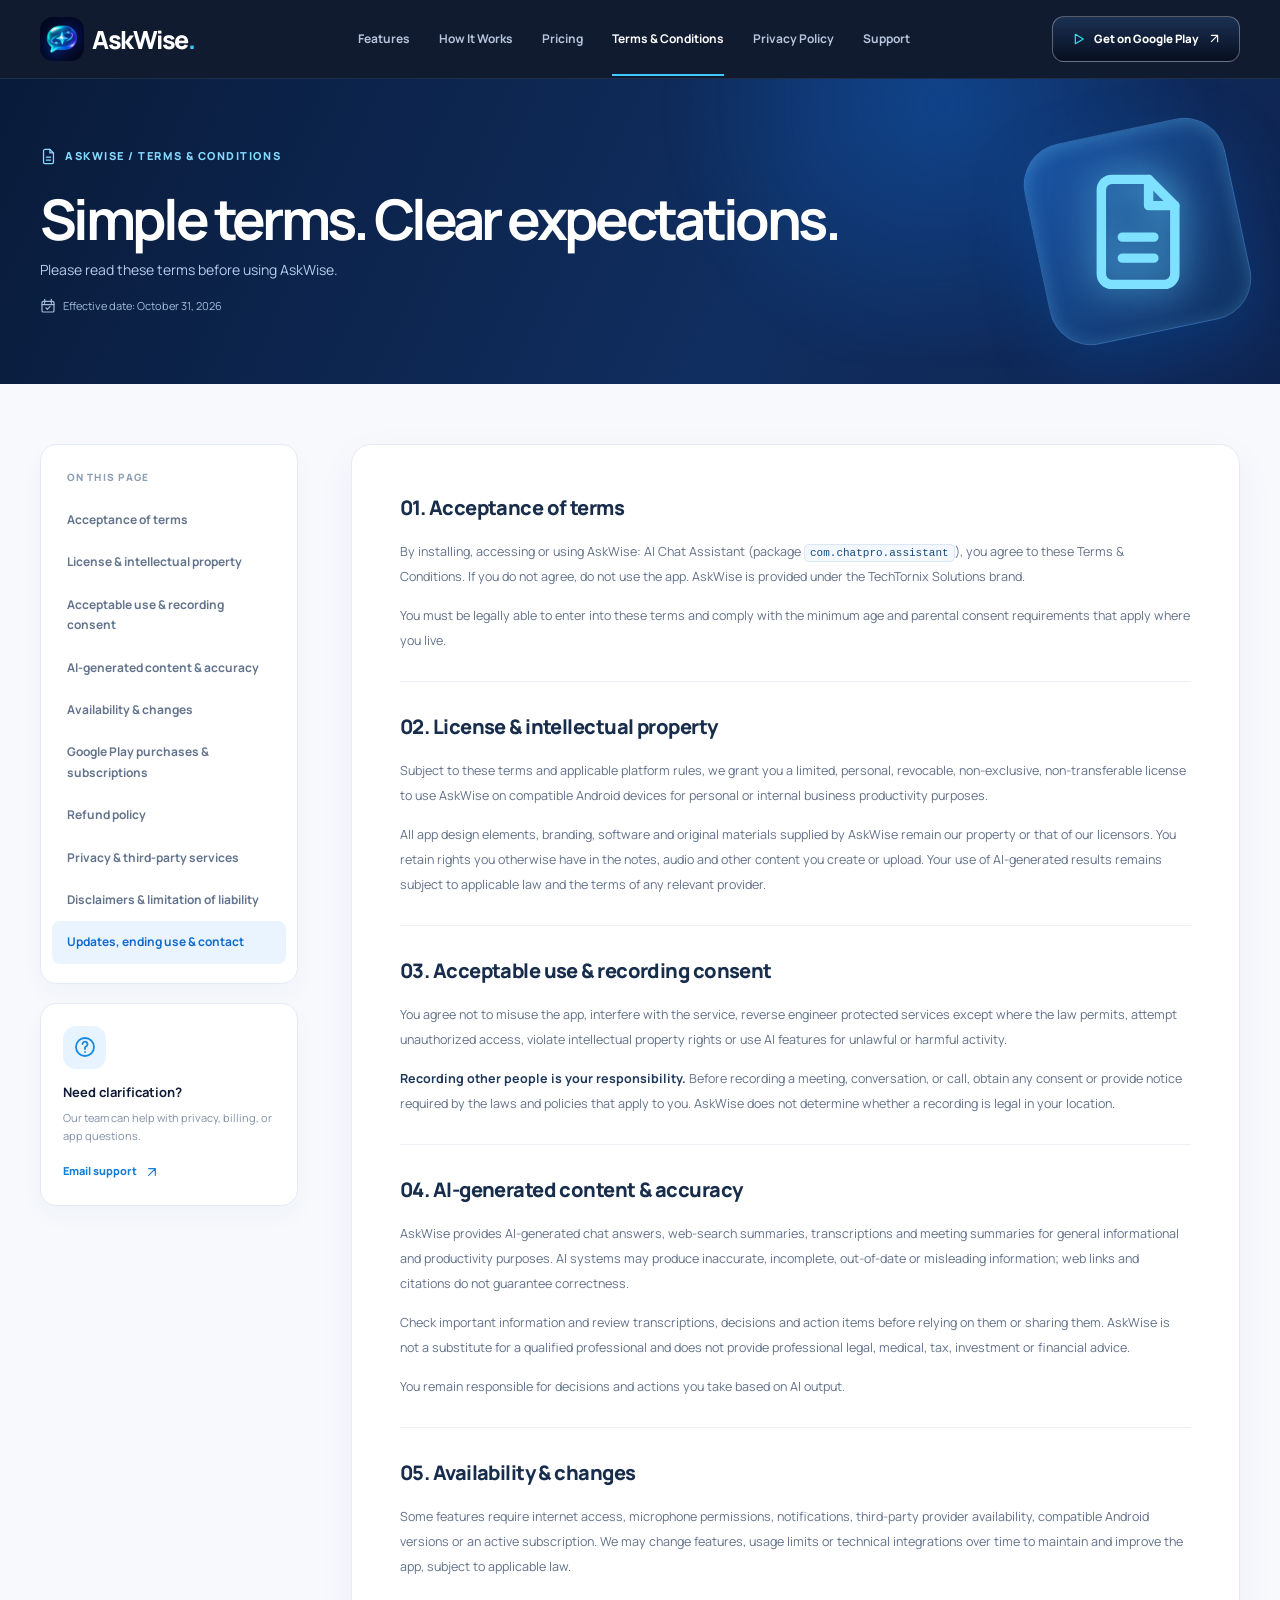
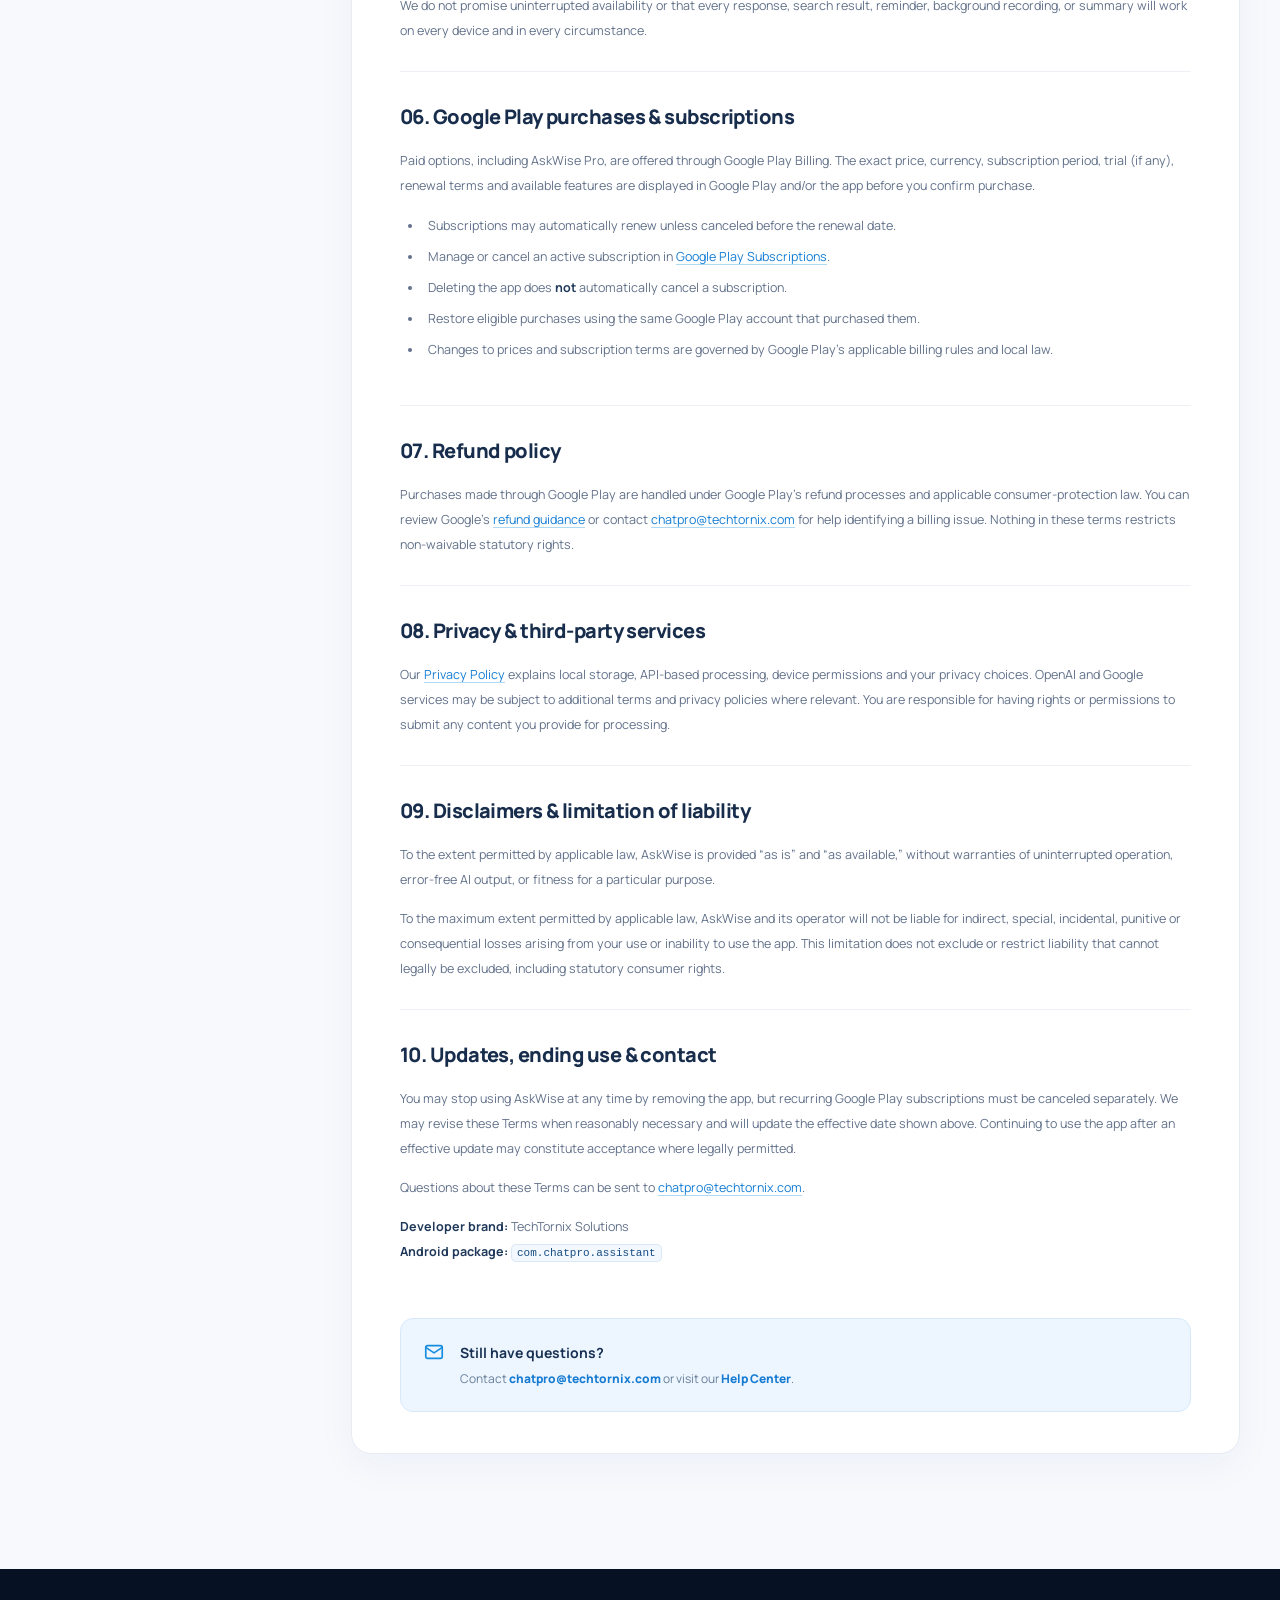
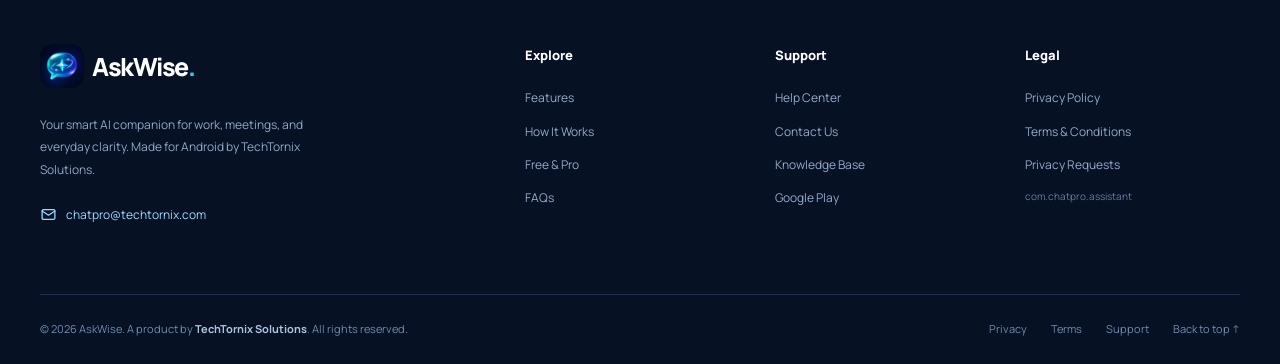
<file: terms/termsandconditions.html>
<!DOCTYPE html>
<html lang="en">

<head>
    <meta charset="utf-8" />
    <meta name="viewport" content="width=device-width,initial-scale=1" />
    <meta name="theme-color" content="#08152c" />
    <meta name="robots" content="index,follow,max-image-preview:large" />
    <meta name="description"
        content="The terms for using AskWise: AI Chat Assistant, including AI disclaimers, Google Play subscriptions, recording consent, acceptable use and refunds." />
    <title>Terms &amp; Conditions | AskWise: AI Chat Assistant</title>
    <meta property="og:type" content="website" />
    <meta property="og:title" content="Terms &amp; Conditions | AskWise: AI Chat Assistant" />
    <meta property="og:description"
        content="The terms for using AskWise: AI Chat Assistant, including AI disclaimers, Google Play subscriptions, recording consent, acceptable use and refunds." />
    <meta property="og:image" content="../assets/img/chatpro-social-preview.jpg" />
    <meta name="twitter:card" content="summary_large_image" />
    <link rel="icon" type="image/png" sizes="32x32" href="../assets/img/favicon-32.png" />
    <link rel="apple-touch-icon" href="../assets/img/apple-touch-icon.png" />
    <link rel="manifest" href="../site.webmanifest" />
    <link rel="preconnect" href="https://fonts.googleapis.com" />
    <link rel="preconnect" href="https://fonts.gstatic.com" crossorigin />
    <link
        href="https://fonts.googleapis.com/css2?family=DM+Sans:wght@400;500;600;700&family=Manrope:wght@400;500;600;700;800&display=swap"
        rel="stylesheet" />
    <link rel="stylesheet" href="../assets/css/styles.css" />
</head>

<body class="inner-page"><svg class="svg-sprite" xmlns="http://www.w3.org/2000/svg" aria-hidden="true">
        <symbol id="i-sparkles" viewBox="0 0 24 24" fill="none" stroke="currentColor" stroke-width="1.8"
            stroke-linecap="round" stroke-linejoin="round">
            <path d="m12 3 1.9 5.8L20 11l-6.1 2.2L12 19l-2-5.8L4 11l6-2.2z" />
            <path
                d="m19 18 .7 2.1L22 21l-2.3.9L19 24l-.8-2.1L16 21l2.2-.9zM5 2l.7 2.3L8 5l-2.3.7L5 8l-.7-2.3L2 5l2.3-.7z" />
        </symbol>
        <symbol id="i-arrow-up-right" viewBox="0 0 24 24" fill="none" stroke="currentColor" stroke-width="1.8"
            stroke-linecap="round" stroke-linejoin="round">
            <path d="M7 17 17 7M7 7h10v10" />
        </symbol>
        <symbol id="i-arrow-right" viewBox="0 0 24 24" fill="none" stroke="currentColor" stroke-width="1.8"
            stroke-linecap="round" stroke-linejoin="round">
            <path d="M5 12h14m-6-6 6 6-6 6" />
        </symbol>
        <symbol id="i-check" viewBox="0 0 24 24" fill="none" stroke="currentColor" stroke-width="1.8"
            stroke-linecap="round" stroke-linejoin="round">
            <path d="m5 12 4 4L19 6" />
        </symbol>
        <symbol id="i-check-circle" viewBox="0 0 24 24" fill="none" stroke="currentColor" stroke-width="1.8"
            stroke-linecap="round" stroke-linejoin="round">
            <circle cx="12" cy="12" r="9" />
            <path d="m8 12 3 3 5-6" />
        </symbol>
        <symbol id="i-menu" viewBox="0 0 24 24" fill="none" stroke="currentColor" stroke-width="1.8"
            stroke-linecap="round" stroke-linejoin="round">
            <path d="M4 7h16M4 12h16M4 17h16" />
        </symbol>
        <symbol id="i-x" viewBox="0 0 24 24" fill="none" stroke="currentColor" stroke-width="1.8" stroke-linecap="round"
            stroke-linejoin="round">
            <path d="M18 6 6 18M6 6l12 12" />
        </symbol>
        <symbol id="i-chevron-down" viewBox="0 0 24 24" fill="none" stroke="currentColor" stroke-width="1.8"
            stroke-linecap="round" stroke-linejoin="round">
            <path d="m6 9 6 6 6-6" />
        </symbol>
        <symbol id="i-chevron-right" viewBox="0 0 24 24" fill="none" stroke="currentColor" stroke-width="1.8"
            stroke-linecap="round" stroke-linejoin="round">
            <path d="m9 18 6-6-6-6" />
        </symbol>
        <symbol id="i-search" viewBox="0 0 24 24" fill="none" stroke="currentColor" stroke-width="1.8"
            stroke-linecap="round" stroke-linejoin="round">
            <circle cx="10.8" cy="10.8" r="6.8" />
            <path d="m16 16 5 5" />
        </symbol>
        <symbol id="i-globe" viewBox="0 0 24 24" fill="none" stroke="currentColor" stroke-width="1.8"
            stroke-linecap="round" stroke-linejoin="round">
            <circle cx="12" cy="12" r="9" />
            <path d="M3 12h18M12 3c6 6 6 12 0 18M12 3c-6 6-6 12 0 18" />
        </symbol>
        <symbol id="i-mic" viewBox="0 0 24 24" fill="none" stroke="currentColor" stroke-width="1.8"
            stroke-linecap="round" stroke-linejoin="round">
            <rect x="9" y="2.8" width="6" height="12" rx="3" />
            <path d="M5 11v1a7 7 0 0 0 14 0v-1M12 19v3m-4 0h8" />
        </symbol>
        <symbol id="i-file-text" viewBox="0 0 24 24" fill="none" stroke="currentColor" stroke-width="1.8"
            stroke-linecap="round" stroke-linejoin="round">
            <path d="M14 2H7a2 2 0 0 0-2 2v16a2 2 0 0 0 2 2h10a2 2 0 0 0 2-2V7z" />
            <path d="M14 2v5h5M9 13h6M9 17h6" />
        </symbol>
        <symbol id="i-calendar" viewBox="0 0 24 24" fill="none" stroke="currentColor" stroke-width="1.8"
            stroke-linecap="round" stroke-linejoin="round">
            <rect x="3" y="5" width="18" height="16" rx="2" />
            <path d="M7 2v6m10-6v6M3 10h18m-12 5 2 2 4-4" />
        </symbol>
        <symbol id="i-layout-grid" viewBox="0 0 24 24" fill="none" stroke="currentColor" stroke-width="1.8"
            stroke-linecap="round" stroke-linejoin="round">
            <rect x="3" y="3" width="7" height="7" rx="1.5" />
            <rect x="14" y="3" width="7" height="7" rx="1.5" />
            <rect x="3" y="14" width="7" height="7" rx="1.5" />
            <rect x="14" y="14" width="7" height="7" rx="1.5" />
        </symbol>
        <symbol id="i-shield" viewBox="0 0 24 24" fill="none" stroke="currentColor" stroke-width="1.8"
            stroke-linecap="round" stroke-linejoin="round">
            <path d="M12 22s8-3.7 8-10V5l-8-3-8 3v7c0 6.3 8 10 8 10z" />
            <path d="m9 12 2 2 4-4" />
        </symbol>
        <symbol id="i-lock" viewBox="0 0 24 24" fill="none" stroke="currentColor" stroke-width="1.8"
            stroke-linecap="round" stroke-linejoin="round">
            <rect x="5" y="10" width="14" height="11" rx="2" />
            <path d="M8 10V7a4 4 0 0 1 8 0v3" />
        </symbol>
        <symbol id="i-headphones" viewBox="0 0 24 24" fill="none" stroke="currentColor" stroke-width="1.8"
            stroke-linecap="round" stroke-linejoin="round">
            <path
                d="M4 14v-2a8 8 0 0 1 16 0v2M4 14h3v7H5a2 2 0 0 1-2-2v-3a2 2 0 0 1 2-2ZM20 14h-3v7h2a2 2 0 0 0 2-2v-3a2 2 0 0 0-2-2Z" />
        </symbol>
        <symbol id="i-mail" viewBox="0 0 24 24" fill="none" stroke="currentColor" stroke-width="1.8"
            stroke-linecap="round" stroke-linejoin="round">
            <rect x="3" y="5" width="18" height="14" rx="2" />
            <path d="m3 7 9 6 9-6" />
        </symbol>
        <symbol id="i-send" viewBox="0 0 24 24" fill="none" stroke="currentColor" stroke-width="1.8"
            stroke-linecap="round" stroke-linejoin="round">
            <path d="m22 2-7 20-4-9-9-4zM22 2 11 13" />
        </symbol>
        <symbol id="i-circle-help" viewBox="0 0 24 24" fill="none" stroke="currentColor" stroke-width="1.8"
            stroke-linecap="round" stroke-linejoin="round">
            <circle cx="12" cy="12" r="9" />
            <path d="M9.5 9a2.5 2.5 0 1 1 4.1 2l-1.6 1.4V14M12 17h.01" />
        </symbol>
        <symbol id="i-rotate-ccw" viewBox="0 0 24 24" fill="none" stroke="currentColor" stroke-width="1.8"
            stroke-linecap="round" stroke-linejoin="round">
            <path d="M3 11a9 9 0 1 1 2.5 7M3 3v8h8" />
        </symbol>
        <symbol id="i-smartphone" viewBox="0 0 24 24" fill="none" stroke="currentColor" stroke-width="1.8"
            stroke-linecap="round" stroke-linejoin="round">
            <rect x="6" y="2" width="12" height="20" rx="2" />
            <path d="M11 18h2" />
        </symbol>
        <symbol id="i-volume-2" viewBox="0 0 24 24" fill="none" stroke="currentColor" stroke-width="1.8"
            stroke-linecap="round" stroke-linejoin="round">
            <path d="m11 5-5 4H3v6h3l5 4zM15 9a4 4 0 0 1 0 6M18 6a8 8 0 0 1 0 12" />
        </symbol>
        <symbol id="i-play" viewBox="0 0 24 24" fill="none" stroke="currentColor" stroke-width="1.8"
            stroke-linecap="round" stroke-linejoin="round">
            <path d="m8 5 12 7-12 7z" />
        </symbol>
        <symbol id="i-clock" viewBox="0 0 24 24" fill="none" stroke="currentColor" stroke-width="1.8"
            stroke-linecap="round" stroke-linejoin="round">
            <circle cx="12" cy="12" r="9" />
            <path d="M12 7v5l3 2" />
        </symbol>
        <symbol id="i-badge-check" viewBox="0 0 24 24" fill="none" stroke="currentColor" stroke-width="1.8"
            stroke-linecap="round" stroke-linejoin="round">
            <path
                d="m12 2 2.6 1.9 3.2.1 1 3 2.5 2-1 3 1 3-2.5 2-1 3-3.2.1L12 22l-2.6-1.9-3.2-.1-1-3-2.5-2 1-3-1-3 2.5-2 1-3 3.2-.1z" />
            <path d="m8 12 3 3 5-6" />
        </symbol>
        <symbol id="i-coffee" viewBox="0 0 24 24" fill="none" stroke="currentColor" stroke-width="1.8"
            stroke-linecap="round" stroke-linejoin="round">
            <path d="M4 7h14v7a7 7 0 0 1-14 0zM18 8h2a3 3 0 0 1 0 6h-2M3 21h16" />
        </symbol>
        <symbol id="i-pin" viewBox="0 0 24 24" fill="none" stroke="currentColor" stroke-width="1.8"
            stroke-linecap="round" stroke-linejoin="round">
            <path d="m16 3 5 5-3 1-4 5-3 1-5 5-2-2 5-5 1-3 5-4z" />
        </symbol>
        <symbol id="i-sliders" viewBox="0 0 24 24" fill="none" stroke="currentColor" stroke-width="1.8"
            stroke-linecap="round" stroke-linejoin="round">
            <path d="M4 7h16M4 17h16M9 4v6M15 14v6" />
        </symbol>
        <symbol id="i-bell" viewBox="0 0 24 24" fill="none" stroke="currentColor" stroke-width="1.8"
            stroke-linecap="round" stroke-linejoin="round">
            <path d="M18 8a6 6 0 0 0-12 0c0 7-3 7-3 9h18c0-2-3-2-3-9M10 21h4" />
        </symbol>
        <symbol id="i-cloud-off" viewBox="0 0 24 24" fill="none" stroke="currentColor" stroke-width="1.8"
            stroke-linecap="round" stroke-linejoin="round">
            <path d="m2 2 20 20M9 4a7 7 0 0 1 9 7 5 5 0 0 1 2.5 7.5M4 10a5 5 0 0 0 1 10h12" />
        </symbol>
        <symbol id="i-bolt" viewBox="0 0 24 24" fill="none" stroke="currentColor" stroke-width="1.8"
            stroke-linecap="round" stroke-linejoin="round">
            <path d="M13 2 4 13h7l-1 9 10-12h-7z" />
        </symbol>
        <symbol id="i-crown" viewBox="0 0 24 24" fill="none" stroke="currentColor" stroke-width="1.8"
            stroke-linecap="round" stroke-linejoin="round">
            <path d="m2 8 5 4 5-7 5 7 5-4-2 12H4z" />
        </symbol>
        <symbol id="i-message-circle" viewBox="0 0 24 24" fill="none" stroke="currentColor" stroke-width="1.8"
            stroke-linecap="round" stroke-linejoin="round">
            <path
                d="M21 11.5a8.5 8.5 0 0 1-8.5 8.5 9 9 0 0 1-4-.9L3 21l1.9-5.5a9 9 0 0 1-.9-4A8.5 8.5 0 0 1 12.5 3a8.5 8.5 0 0 1 8.5 8.5Z" />
        </symbol>
        <symbol id="i-list-todo" viewBox="0 0 24 24" fill="none" stroke="currentColor" stroke-width="1.8"
            stroke-linecap="round" stroke-linejoin="round">
            <rect x="3" y="4" width="5" height="5" rx="1" />
            <path d="m4.5 6.5 1 1 2-2M12 6h9M12 15h9M4 14h4v4H4z" />
        </symbol>
        <symbol id="i-info" viewBox="0 0 24 24" fill="none" stroke="currentColor" stroke-width="1.8"
            stroke-linecap="round" stroke-linejoin="round">
            <circle cx="12" cy="12" r="9" />
            <path d="M12 11v6M12 7h.01" />
        </symbol>
        <symbol id="i-book" viewBox="0 0 24 24" fill="none" stroke="currentColor" stroke-width="1.8"
            stroke-linecap="round" stroke-linejoin="round">
            <path d="M4 5a3 3 0 0 1 3-3h14v17H7a3 3 0 0 0-3 3zM4 5v17" />
        </symbol>
        <symbol id="i-copy" viewBox="0 0 24 24" fill="none" stroke="currentColor" stroke-width="1.8"
            stroke-linecap="round" stroke-linejoin="round">
            <rect x="8" y="8" width="13" height="13" rx="2" />
            <path d="M16 8V5a2 2 0 0 0-2-2H5a2 2 0 0 0-2 2v9a2 2 0 0 0 2 2h3" />
        </symbol>
    </svg><a class="skip-link" href="#main">Skip to content</a>
    <header class="site-header" id="top">
        <div class="container header-inner"><a class="brand" href="../index.html" aria-label="AskWise home"><span
                    class="brand-symbol"><img src="../assets/img/chatpro-logo.png" width="46" height="46"
                        alt="" /></span><span>AskWise<span class="brand-dot">.</span></span></a>
            <nav class="desktop-nav" aria-label="Main navigation"><a href="../index.html#features"
                    class="nav-link ">Features</a><a href="../index.html#how-it-works" class="nav-link ">How It
                    Works</a><a href="../index.html#pricing" class="nav-link ">Pricing</a><a href="termsandconditions.html"
                    class="nav-link is-active">Terms & Conditions</a><a href="../privacy/privacypolicy.html"
                    class="nav-link ">Privacy Policy</a><a href="https://sites.google.com/view/askwise/support"
                    class="nav-link " target="_blank" rel="noopener noreferrer">Support</a></nav>
            <div class="header-actions"><a href="https://play.google.com/store/apps/details?id=com.chatpro.assistant"
                    class="header-download" target="_blank" rel="noopener noreferrer"><svg class="icon " width="16"
                        height="16" aria-hidden="true">
                        <use href="#i-play"></use>
                    </svg><span>Get on Google Play</span><svg class="icon " width="15" height="15" aria-hidden="true">
                        <use href="#i-arrow-up-right"></use>
                    </svg></a><button class="menu-toggle" type="button" aria-label="Open navigation menu"
                    aria-expanded="false" aria-controls="mobile-menu"><svg class="icon " width="23" height="23"
                        aria-hidden="true">
                        <use href="#i-menu"></use>
                    </svg></button></div>
        </div>
        <nav class="mobile-nav" id="mobile-menu" aria-label="Mobile navigation" hidden><a href="../index.html#features"
                class="nav-link ">Features</a><a href="../index.html#how-it-works" class="nav-link ">How It Works</a><a
                href="../index.html#pricing" class="nav-link ">Pricing</a><a href="termsandconditions.html"
                class="nav-link is-active">Terms & Conditions</a><a href="../privacy/privacypolicy.html"
                class="nav-link ">Privacy Policy</a><a href="https://sites.google.com/view/askwise/support"
                class="nav-link " target="_blank" rel="noopener noreferrer">Support</a><a class="mobile-store"
                href="https://play.google.com/store/apps/details?id=com.chatpro.assistant" target="_blank"
                rel="noopener noreferrer">Download on Google Play <svg class="icon " width="20" height="20"
                    aria-hidden="true">
                    <use href="#i-arrow-up-right"></use>
                </svg></a></nav>
    </header>
    <main id="main">
        <section class="inner-hero">
            <div class="inner-hero-glow"></div>
            <div class="container inner-hero-content">
                <div class="inner-heading"><span class="inner-eyebrow"><svg class="icon " width="17" height="17"
                            aria-hidden="true">
                            <use href="#i-file-text"></use>
                        </svg> ASKWISE / TERMS & CONDITIONS</span>
                    <h1>Simple terms. Clear expectations.</h1>
                    <p>Please read these terms before using AskWise.</p><span class="effective-date"><svg class="icon "
                            width="16" height="16" aria-hidden="true">
                            <use href="#i-calendar"></use>
                        </svg> Effective date: October 31, 2026</span>
                </div><span class="inner-hero-art"><svg class="icon " width="126" height="126" aria-hidden="true">
                        <use href="#i-file-text"></use>
                    </svg></span>
            </div>
        </section>
        <section class="legal-wrapper">
            <div class="container legal-columns">
                <aside class="legal-sidebar">
                    <div class="legal-toc"><span>ON THIS PAGE</span><a href="#acceptance" class="toc-link">Acceptance of
                            terms</a><a href="#license" class="toc-link">License & intellectual property</a><a
                            href="#acceptable-use" class="toc-link">Acceptable use & recording consent</a><a
                            href="#ai-disclaimer" class="toc-link">AI-generated content & accuracy</a><a
                            href="#availability" class="toc-link">Availability & changes</a><a href="#subscriptions"
                            class="toc-link">Google Play purchases & subscriptions</a><a href="#refunds"
                            class="toc-link">Refund policy</a><a href="#privacy" class="toc-link">Privacy & third-party
                            services</a><a href="#liability" class="toc-link">Disclaimers & limitation of
                            liability</a><a href="#changes" class="toc-link">Updates, ending use & contact</a></div>
                    <div class="legal-help"><span class="legal-help-icon"><svg class="icon " width="24" height="24"
                                aria-hidden="true">
                                <use href="#i-circle-help"></use>
                            </svg></span>
                        <h3>Need clarification?</h3>
                        <p>Our team can help with privacy, billing, or app questions.</p><a
                            href="mailto:chatpro@techtornix.com">Email support <svg class="icon " width="16" height="16"
                                aria-hidden="true">
                                <use href="#i-arrow-up-right"></use>
                            </svg></a>
                    </div>
                </aside>
                <article class="legal-content">
                    <section class="legal-section" id="acceptance">
                        <h2>01. Acceptance of terms</h2>
                        <p>By installing, accessing or using AskWise: AI Chat Assistant (package
                            <code>com.chatpro.assistant</code>), you agree to these Terms & Conditions. If you do not
                            agree, do not use the app. AskWise is provided under the TechTornix Solutions brand.
                        </p>
                        <p>You must be legally able to enter into these terms and comply with the minimum age and
                            parental consent requirements that apply where you live.</p>
                    </section>
                    <section class="legal-section" id="license">
                        <h2>02. License & intellectual property</h2>
                        <p>Subject to these terms and applicable platform rules, we grant you a limited, personal,
                            revocable, non-exclusive, non-transferable license to use AskWise on compatible Android
                            devices for personal or internal business productivity purposes.</p>
                        <p>All app design elements, branding, software and original materials supplied by AskWise remain
                            our property or that of our licensors. You retain rights you otherwise have in the notes,
                            audio and other content you create or upload. Your use of AI-generated results remains
                            subject to applicable law and the terms of any relevant provider.</p>
                    </section>
                    <section class="legal-section" id="acceptable-use">
                        <h2>03. Acceptable use & recording consent</h2>
                        <p>You agree not to misuse the app, interfere with the service, reverse engineer protected
                            services except where the law permits, attempt unauthorized access, violate intellectual
                            property rights or use AI features for unlawful or harmful activity.</p>
                        <p><strong>Recording other people is your responsibility.</strong> Before recording a meeting,
                            conversation, or call, obtain any consent or provide notice required by the laws and
                            policies that apply to you. AskWise does not determine whether a recording is legal in your
                            location.</p>
                    </section>
                    <section class="legal-section" id="ai-disclaimer">
                        <h2>04. AI-generated content & accuracy</h2>
                        <p>AskWise provides AI-generated chat answers, web-search summaries, transcriptions and meeting
                            summaries for general informational and productivity purposes. AI systems may produce
                            inaccurate, incomplete, out-of-date or misleading information; web links and citations do
                            not guarantee correctness.</p>
                        <p>Check important information and review transcriptions, decisions and action items before
                            relying on them or sharing them. AskWise is not a substitute for a qualified professional
                            and does not provide professional legal, medical, tax, investment or financial advice.</p>
                        <p>You remain responsible for decisions and actions you take based on AI output.</p>
                    </section>
                    <section class="legal-section" id="availability">
                        <h2>05. Availability & changes</h2>
                        <p>Some features require internet access, microphone permissions, notifications, third-party
                            provider availability, compatible Android versions or an active subscription. We may change
                            features, usage limits or technical integrations over time to maintain and improve the app,
                            subject to applicable law.</p>
                        <p>We do not promise uninterrupted availability or that every response, search result, reminder,
                            background recording, or summary will work on every device and in every circumstance.</p>
                    </section>
                    <section class="legal-section" id="subscriptions">
                        <h2>06. Google Play purchases & subscriptions</h2>
                        <p>Paid options, including AskWise Pro, are offered through Google Play Billing. The exact
                            price, currency, subscription period, trial (if any), renewal terms and available features
                            are displayed in Google Play and/or the app before you confirm purchase.</p>
                        <ul>
                            <li>Subscriptions may automatically renew unless canceled before the renewal date.</li>
                            <li>Manage or cancel an active subscription in <a
                                    href="https://play.google.com/store/account/subscriptions" target="_blank"
                                    rel="noopener noreferrer">Google Play Subscriptions</a>.</li>
                            <li>Deleting the app does <strong>not</strong> automatically cancel a subscription.</li>
                            <li>Restore eligible purchases using the same Google Play account that purchased them.</li>
                            <li>Changes to prices and subscription terms are governed by Google Play’s applicable
                                billing rules and local law.</li>
                        </ul>
                    </section>
                    <section class="legal-section" id="refunds">
                        <h2>07. Refund policy</h2>
                        <p>Purchases made through Google Play are handled under Google Play’s refund processes and
                            applicable consumer-protection law. You can review Google’s <a
                                href="https://support.google.com/googleplay/answer/2479637" target="_blank"
                                rel="noopener noreferrer">refund guidance</a> or contact <a
                                href="mailto:chatpro@techtornix.com">chatpro@techtornix.com</a> for help identifying a
                            billing issue. Nothing in these terms restricts non-waivable statutory rights.</p>
                    </section>
                    <section class="legal-section" id="privacy">
                        <h2>08. Privacy & third-party services</h2>
                        <p>Our <a href="../privacy/privacypolicy.html">Privacy Policy</a> explains local storage, API-based
                            processing, device permissions and your privacy choices. OpenAI and Google services may be
                            subject to additional terms and privacy policies where relevant. You are responsible for
                            having rights or permissions to submit any content you provide for processing.</p>
                    </section>
                    <section class="legal-section" id="liability">
                        <h2>09. Disclaimers & limitation of liability</h2>
                        <p>To the extent permitted by applicable law, AskWise is provided “as is” and “as available,”
                            without warranties of uninterrupted operation, error-free AI output, or fitness for a
                            particular purpose.</p>
                        <p>To the maximum extent permitted by applicable law, AskWise and its operator will not be
                            liable for indirect, special, incidental, punitive or consequential losses arising from your
                            use or inability to use the app. This limitation does not exclude or restrict liability that
                            cannot legally be excluded, including statutory consumer rights.</p>
                    </section>
                    <section class="legal-section" id="changes">
                        <h2>10. Updates, ending use & contact</h2>
                        <p>You may stop using AskWise at any time by removing the app, but recurring Google Play
                            subscriptions must be canceled separately. We may revise these Terms when reasonably
                            necessary and will update the effective date shown above. Continuing to use the app after an
                            effective update may constitute acceptance where legally permitted.</p>
                        <p>Questions about these Terms can be sent to <a
                                href="mailto:chatpro@techtornix.com">chatpro@techtornix.com</a>.</p>
                        <p><strong>Developer brand:</strong> TechTornix Solutions<br /><strong>Android package:</strong>
                            <code>com.chatpro.assistant</code>
                        </p>
                    </section>
                    <div class="legal-conclusion"><svg class="icon " width="22" height="22" aria-hidden="true">
                            <use href="#i-mail"></use>
                        </svg>
                        <div>
                            <h3>Still have questions?</h3>
                            <p>Contact <a href="mailto:chatpro@techtornix.com">chatpro@techtornix.com</a> or visit our
                                <a href="https://sites.google.com/view/askwise/support" target="_blank"
                                    rel="noopener noreferrer">Help Center</a>.
                            </p>
                        </div>
                    </div>
                </article>
            </div>
        </section>
    </main>
    <footer class="site-footer">
        <div class="container">
            <div class="footer-top">
                <div class="footer-brand"><a class="brand" href="../index.html"><img
                            src="../assets/img/chatpro-logo.png" width="44" height="44" alt="" /> <span>AskWise<span
                                class="brand-dot">.</span></span></a>
                    <p>Your smart AI companion for work, meetings, and everyday clarity. Made for Android by TechTornix
                        Solutions.</p><a href="mailto:chatpro@techtornix.com" class="footer-email"><svg class="icon "
                            width="17" height="17" aria-hidden="true">
                            <use href="#i-mail"></use>
                        </svg>chatpro@techtornix.com</a>
                </div>
                <div class="footer-group">
                    <h3>Explore</h3><a href="../index.html#features">Features</a><a
                        href="../index.html#how-it-works">How It Works</a><a href="../index.html#pricing">Free &
                        Pro</a><a href="../index.html#faq">FAQs</a>
                </div>
                <div class="footer-group">
                    <h3>Support</h3><a href="https://sites.google.com/view/askwise/support" target="_blank"
                        rel="noopener noreferrer">Help Center</a><a href="https://sites.google.com/view/askwise/support"
                        target="_blank" rel="noopener noreferrer">Contact Us</a><a
                        href="https://sites.google.com/view/askwise/support" target="_blank"
                        rel="noopener noreferrer">Knowledge Base</a><a
                        href="https://play.google.com/store/apps/details?id=com.chatpro.assistant" target="_blank"
                        rel="noopener noreferrer">Google Play</a>
                </div>
                <div class="footer-group">
                    <h3>Legal</h3><a href="../privacy/privacypolicy.html">Privacy Policy</a><a href="termsandconditions.html">Terms &
                        Conditions</a><a
                        href="mailto:chatpro@techtornix.com?subject=AskWise%20Privacy%20Request">Privacy
                        Requests</a><span class="footer-package">com.chatpro.assistant</span>
                </div>
            </div>
            <div class="footer-bottom"><span>© 2026 AskWise. A product by <strong>TechTornix Solutions</strong>. All
                    rights reserved.</span>
                <div class="footer-bottom-links"><a href="../privacy/privacypolicy.html">Privacy</a><a
                        href="termsandconditions.html">Terms</a><a href="https://sites.google.com/view/askwise/support"
                        target="_blank" rel="noopener noreferrer">Support</a><a href="#top">Back to top ↑</a></div>
            </div>
        </div>
    </footer>
    <script src="../assets/js/main.js" defer></script>
</body>

</html>
</file>
<file: assets/css/styles.css>
:root {
    --navy: #08152c;
    --navy-2: #0d1f42;
    --navy-3: #142e58;
    --blue: #1c9cf0;
    --cyan: #39d5ff;
    --text: #101b35;
    --muted: #61708b;
    --border: #e3eaf4;
    --paper: #f6f9ff;
    --white: #fff;
    --font: Manrope, 'DM Sans', -apple-system, BlinkMacSystemFont, 'Segoe UI', sans-serif;
    --ease: cubic-bezier(.2, .8, .2, 1)
}

*,
*::before,
*::after {
    box-sizing: border-box
}

html {
    scroll-behavior: smooth;
    scroll-padding-top: 94px
}

body {
    margin: 0;
    color: var(--text);
    font-family: var(--font);
    font-size: 15px;
    line-height: 1.7;
    background: #fff;
    overflow-x: hidden;
    -webkit-font-smoothing: antialiased
}

img,
svg {
    max-width: 100%
}

img {
    display: block
}

a {
    color: inherit;
    text-decoration: none
}

a:focus-visible,
button:focus-visible,
input:focus-visible,
textarea:focus-visible,
select:focus-visible,
summary:focus-visible {
    outline: 3px solid #64cfff;
    outline-offset: 4px
}

button,
input,
select,
textarea {
    font: inherit
}

button {
    cursor: pointer
}

p,
h1,
h2,
h3,
h4 {
    margin-top: 0
}

p {
    margin-bottom: 1.1rem
}

.svg-sprite {
    position: absolute;
    width: 0;
    height: 0;
    overflow: hidden;
    pointer-events: none
}

.icon {
    flex: none;
    display: inline-block;
    vertical-align: middle
}

.container {
    width: min(1200px, calc(100% - 64px));
    margin-inline: auto
}

.skip-link {
    position: absolute;
    left: 20px;
    top: -60px;
    padding: 11px 18px;
    background: #fff;
    z-index: 200;
    border-radius: 10px;
    color: #083f88
}

.skip-link:focus {
    top: 16px
}

.section {
    padding: 112px 0
}

.section-kicker {
    display: inline-flex;
    align-items: center;
    gap: 12px;
    color: #147bd5;
    font-size: 11px;
    font-weight: 800;
    letter-spacing: .17em;
    text-transform: uppercase
}

.kicker-line {
    display: inline-block;
    width: 24px;
    height: 2px;
    border-radius: 3px;
    background: #24a8ef
}

.light-kicker {
    color: #75cdfd
}

.light-kicker .kicker-line {
    background: #75cdfd
}

.section-intro {
    margin-bottom: 52px
}

.intro-center {
    text-align: center;
    margin-inline: auto;
    max-width: 680px
}

.section-intro h2,
.workflow-heading h2,
.showcase-copy h2,
.pricing-section h2,
.faq-section h2 {
    font-size: clamp(34px, 4.4vw, 57px);
    line-height: 1.13;
    letter-spacing: -.055em;
    font-weight: 800;
    margin: 18px 0 18px
}

.section-intro p {
    font-size: 16px;
    color: #748098;
    max-width: 585px;
    margin-inline: auto
}

.text-gradient {
    background: linear-gradient(90deg, #119ae8, #4b75fa);
    -webkit-background-clip: text;
    background-clip: text;
    color: transparent
}

.reveal {
    opacity: 0;
    transform: translateY(16px);
    transition: opacity .7s var(--ease), transform .7s var(--ease)
}

.reveal.is-visible {
    opacity: 1;
    transform: translateY(0)
}

/* Header and navigation */
.site-header {
    position: sticky;
    top: 0;
    z-index: 100;
    background: rgba(7, 18, 40, .96);
    border-bottom: 1px solid rgba(137, 188, 255, .12);
    backdrop-filter: blur(22px);
    -webkit-backdrop-filter: blur(22px)
}

.header-inner {
    height: 78px;
    display: flex;
    align-items: center;
    justify-content: space-between;
    gap: 24px
}

.brand {
    display: inline-flex;
    align-items: center;
    gap: 8px;
    white-space: nowrap;
    color: #fff;
    font-size: 25px;
    letter-spacing: -.06em;
    font-weight: 800;
    line-height: 1
}

.brand img,
.brand-symbol img {
    width: 44px;
    height: 44px;
    border-radius: 13px;
    object-fit: cover
}

.brand-dot {
    color: #34c9fb
}

.desktop-nav {
    display: flex;
    align-items: center;
    gap: 29px;
    margin-left: 22px
}

.nav-link {
    position: relative;
    white-space: nowrap;
    color: #b6c4dc;
    font-size: 12px;
    font-weight: 700;
    transition: color .2s
}

.nav-link:hover,
.nav-link.is-active {
    color: #fff
}

.nav-link::after {
    content: '';
    height: 2px;
    background: #3fc8ff;
    width: 0;
    position: absolute;
    bottom: -27px;
    left: 0;
    transition: width .2s
}

.nav-link:hover::after,
.nav-link.is-active::after {
    width: 100%
}

.header-actions {
    display: flex;
    align-items: center;
    gap: 12px
}

.header-download {
    display: inline-flex;
    gap: 8px;
    align-items: center;
    justify-content: center;
    border: 1px solid rgba(255, 255, 255, .32);
    background: linear-gradient(180deg, rgba(30, 53, 90, .85), rgba(7, 14, 31, .85));
    color: #fff;
    padding: 12px 17px;
    border-radius: 12px;
    font-size: 11.5px;
    font-weight: 800;
    white-space: nowrap;
    transition: background .2s, transform .2s, border-color .2s
}

.header-download .icon:first-child {
    color: #2ce0ed
}

.header-download:hover {
    background: #1b477d;
    border-color: #83dafa;
    transform: translateY(-2px)
}

.menu-toggle {
    display: none;
    width: 42px;
    height: 42px;
    border: 1px solid rgba(255, 255, 255, .22);
    border-radius: 11px;
    background: #173154;
    color: #fff;
    align-items: center;
    justify-content: center
}

.mobile-nav {
    display: none;
    flex-direction: column;
    padding: 12px 32px 25px;
    background: #0a1933;
    border-top: 1px solid #22365a
}

.mobile-nav .nav-link {
    padding: 13px 0;
    font-size: 14px;
    border-bottom: 1px solid #21324e
}

.mobile-store {
    color: #fff;
    padding: 12px 15px;
    background: #127ee4;
    border-radius: 11px;
    margin-top: 12px;
    text-align: center;
    font-weight: 750
}

.mobile-nav[hidden] {
    display: none !important
}

/* Common Google Play badge */
.play-badge {
    display: inline-flex;
    align-items: center;
    gap: 11px;
    min-height: 59px;
    padding: 9px 19px;
    border: 1px solid #96adc9;
    border-radius: 12px;
    background: #07090f;
    color: #fff;
    box-shadow: 0 8px 20px rgba(0, 0, 0, .18);
    white-space: nowrap;
    transition: transform .2s var(--ease), box-shadow .2s var(--ease), border-color .2s
}

.play-badge:hover {
    transform: translateY(-3px);
    box-shadow: 0 18px 40px rgba(6, 12, 36, .28);
    border-color: #4ccaff
}

.play-badge .play-brand {
    width: 26px;
    height: 29px
}

.play-badge small {
    display: block;
    font-size: 9px;
    letter-spacing: .055em;
    line-height: 1.1
}

.play-badge strong {
    display: block;
    font-size: 21px;
    letter-spacing: -.045em;
    line-height: 1.2;
    font-weight: 700
}

/* Hero */
.hero {
    background: radial-gradient(ellipse at 75% 37%, #122f68 0, #08152f 42%, #061127 83%);
    color: #fff;
    position: relative;
    overflow: hidden;
    isolation: isolate
}

.hero-noise {
    position: absolute;
    inset: 0;
    z-index: -1;
    opacity: .28;
    background-image: radial-gradient(rgba(176, 221, 255, .4) .55px, transparent .55px);
    background-size: 20px 20px;
    mask-image: linear-gradient(to bottom, transparent, #000 45%, transparent)
}

.hero-aurora {
    position: absolute;
    width: 870px;
    height: 750px;
    right: -175px;
    top: 0;
    background: radial-gradient(ellipse, #0a83df44 0, transparent 65%);
    filter: blur(20px);
    pointer-events: none;
    z-index: -1
}

.hero-inner {
    display: grid;
    grid-template-columns: 51% 49%;
    align-items: center;
    min-height: 670px;
    gap: 0;
    padding-top: 48px;
    padding-bottom: 50px
}

.hero-copy {
    position: relative;
    z-index: 4;
    max-width: 630px;
    padding-bottom: 40px
}

.hero-pill {
    display: inline-flex;
    align-items: center;
    gap: 9px;
    padding: 8px 13px;
    border: 1px solid #287bb775;
    background: linear-gradient(90deg, #123f6999, #152d5790);
    border-radius: 100px;
    color: #a2eaff;
    font-size: 11px;
    font-weight: 800
}

.pulse-dot {
    width: 8px;
    height: 8px;
    background: #35e1ef;
    box-shadow: 0 0 0 4px rgba(19, 218, 233, .14);
    border-radius: 50%;
    animation: pulse 2s ease-in-out infinite
}

.pill-divider {
    height: 13px;
    width: 1px;
    background: #3e7093
}

.hero-copy h1 {
    font-size: clamp(42px, 4.7vw, 65px);
    line-height: 1.10;
    letter-spacing: -.063em;
    margin: 26px 0 23px;
    font-weight: 800
}

.hero-copy h1 span {
    background: linear-gradient(98deg, #65d9ff 5%, #4e96ff 69%, #9a8fff);
    -webkit-background-clip: text;
    background-clip: text;
    color: transparent
}

.hero-description {
    font-size: 16px;
    line-height: 1.88;
    color: #b5cce8;
    max-width: 530px;
    margin-bottom: 30px
}

.hero-ctas {
    display: flex;
    align-items: center;
    gap: 26px;
    flex-wrap: wrap
}

.hero-secondary {
    display: flex;
    align-items: center;
    gap: 10px;
    color: #d2eaff;
    font-size: 12px;
    font-weight: 800
}

.hero-secondary:hover {
    color: #55d7ff
}

.hero-reassurance {
    display: flex;
    flex-wrap: wrap;
    gap: 19px;
    margin-top: 39px;
    color: #92aac9;
    font-size: 10px;
    font-weight: 700
}

.hero-reassurance span {
    display: inline-flex;
    align-items: center;
    gap: 6px
}

.hero-reassurance .icon {
    color: #49caff
}

.hero-bottom {
    border-top: 1px solid rgba(152, 195, 251, .15);
    height: 82px;
    display: flex;
    justify-content: space-between;
    gap: 20px;
    align-items: center
}

.hero-bottom>span {
    color: #7193b9;
    font-size: 10px;
    font-weight: 800;
    letter-spacing: .15em
}

.hero-bottom-icons {
    display: flex;
    gap: 30px;
    align-items: center
}

.hero-bottom-icons span {
    display: inline-flex;
    align-items: center;
    gap: 9px;
    color: #b8cee7;
    font-size: 12px;
    font-weight: 800
}

.hero-bottom-icons .icon {
    color: #5bbcff
}

/* Crafted Android screens */
.phone-stage {
    width: 100%;
    height: 602px;
    position: relative;
    isolation: isolate;
    min-width: 0
}

.phone-stage::before {
    content: '';
    position: absolute;
    z-index: -2;
    inset: 50px -80px 0 0;
    background: url('../img/ambient-aurora.webp') center/cover no-repeat;
    opacity: .35;
    filter: blur(24px);
    border-radius: 50%
}

.orbit {
    position: absolute;
    border-radius: 50%;
    border: 1px solid rgba(91, 194, 255, .17);
    transform: rotate(-17deg)
}

.orbit-one {
    height: 415px;
    width: 560px;
    top: 95px;
    left: 5px
}

.orbit-two {
    height: 320px;
    width: 530px;
    top: 150px;
    left: 75px;
    border-color: rgba(139, 122, 255, .14)
}

.phone {
    position: absolute;
    border: 6px solid #1c2947;
    background: #040d24;
    border-radius: 49px;
    box-shadow: 0 0 0 1.5px #83bcff, 0 25px 60px #000b, 0 0 45px rgba(43, 125, 255, .25);
    overflow: hidden;
    transform-origin: 50% 70%;
    user-select: none
}

.phone-screen {
    height: 100%;
    padding: 24px 16px 12px;
    background: linear-gradient(160deg, #08132f, #0b1b41 62%, #0b2a51);
    position: relative
}

.phone-cutout {
    position: absolute;
    z-index: 4;
    top: 12px;
    left: 50%;
    transform: translateX(-50%);
    width: 85px;
    height: 19px;
    border-radius: 20px;
    background: #020712;
    box-shadow: 0 0 0 2px rgba(24, 31, 56, .8)
}

.phone-front {
    width: 273px;
    height: 537px;
    top: 8px;
    left: 41px;
    transform: rotate(-5deg);
    z-index: 2
}

.phone-back {
    width: 256px;
    height: 501px;
    top: 75px;
    left: 265px;
    transform: rotate(8deg);
    z-index: 1;
    box-shadow: 0 0 0 1.5px #777de6, 0 20px 65px #000a, 0 0 60px #654bff26
}

.phone-status {
    display: flex;
    justify-content: space-between;
    color: #fff;
    font-size: 10px;
    font-weight: 800;
    margin: 3px 2px 25px
}

.phone-app-heading {
    display: flex;
    align-items: center;
    gap: 7px;
    color: #fff;
    font-size: 14px;
    font-weight: 800;
    letter-spacing: -.025em
}

.mini-logo img {
    width: 28px;
    height: 28px;
    border-radius: 9px
}

.pro-crown {
    margin-left: auto;
    color: #e9bd67;
    width: 25px;
    height: 25px;
    border-radius: 8px;
    background: #46391c;
    display: grid;
    place-items: center
}

.phone-greeting {
    text-align: center;
    padding: 25px 0 20px
}

.sunny {
    color: #8be6ff;
    font-size: 20px
}

.phone-greeting h3 {
    font-size: 18px;
    color: #fff;
    line-height: 1.25;
    margin: 1px 0 5px
}

.phone-greeting p {
    color: #9db5d7;
    font-size: 10px;
    margin: 0
}

.app-tile-grid {
    display: grid;
    grid-template-columns: 1fr 1fr;
    gap: 9px
}

.app-tile {
    height: 94px;
    border: 1px solid rgba(144, 195, 255, .2);
    border-radius: 14px;
    display: flex;
    flex-direction: column;
    justify-content: center;
    align-items: flex-start;
    padding: 14px;
    gap: 11px;
    color: #fff;
    background: linear-gradient(150deg, #12417e, #101d42);
    font-size: 11px;
    font-weight: 800;
    line-height: 1.2
}

.t-blue .icon {
    color: #55cfff
}

.t-violet {
    background: linear-gradient(140deg, #332852, #1c254e)
}

.t-violet .icon {
    color: #ff9cdb
}

.t-gold {
    background: linear-gradient(130deg, #3a3340, #1b2947)
}

.t-gold .icon {
    color: #ffd05e
}

.t-cyan .icon {
    color: #34d8ff
}

.prompt-teaser {
    height: 39px;
    border: 1px solid #264d7b;
    border-radius: 12px;
    background: #0d294e;
    margin-top: 16px;
    color: #849fc3;
    display: flex;
    align-items: center;
    justify-content: space-between;
    padding: 0 10px;
    gap: 6px;
    font-size: 9px
}

.prompt-dot {
    background: #103e76;
    border-radius: 8px;
    width: 27px;
    height: 27px;
    display: grid;
    place-items: center;
    color: #6acfff
}

.prompt-teaser>.icon {
    color: #61cfff
}

.phone-tabbar {
    display: flex;
    justify-content: space-between;
    align-items: center;
    border-top: 1px solid #253757;
    margin-top: 17px;
    padding: 10px 4px 0
}

.phone-tabbar span {
    display: flex;
    align-items: center;
    flex-direction: column;
    color: #6988b3;
    gap: 2px
}

.phone-tabbar span.active {
    color: #4cd4ff
}

.phone-tabbar small {
    font-size: 8px
}

.mini-back {
    font-size: 12px;
    color: #9dc8fc;
    margin-bottom: 32px
}

.mini-back span {
    color: #fff;
    font-weight: 800;
    margin-left: 10px
}

.meeting-live {
    color: #b9d3ff;
    font-size: 10px;
    background: #13355b;
    border: 1px solid #2c5382;
    padding: 11px 9px;
    border-radius: 12px;
    display: flex;
    align-items: center;
    gap: 6px
}

.meeting-live span:last-child {
    margin-left: auto;
    color: #7dd2ef
}

.recording-dot {
    height: 8px;
    width: 8px;
    border-radius: 50%;
    background: #fa628b;
    box-shadow: 0 0 0 4px #fa628b22
}

.waveform,
.feature-wave-mini {
    display: flex;
    align-items: center;
    justify-content: center;
    gap: 4px
}

.waveform {
    height: 97px;
    margin: 4px 0
}

.waveform i {
    width: 4px;
    background: linear-gradient(#3be2fa, #5565ff);
    border-radius: 5px
}

.mini-section-label {
    color: #6e9ac9;
    font-size: 9px;
    font-weight: 800;
    letter-spacing: .1em;
    margin: 14px 0 9px
}

.meeting-summary-card {
    border: 1px solid #31527e;
    border-radius: 11px;
    padding: 10px 10px;
    margin-bottom: 9px;
    background: #0f2950
}

.meeting-summary-card .mini-row {
    display: flex;
    align-items: center;
    gap: 7px;
    color: #e0f2ff;
    font-size: 11px
}

.meeting-summary-card .mini-row .icon {
    color: #3ce4dd
}

.meeting-summary-card small {
    color: #9db7d9;
    font-size: 9px
}

.floating-chip {
    position: absolute;
    z-index: 5;
    display: flex;
    align-items: center;
    gap: 8px;
    color: #d9f4ff;
    font-size: 10px;
    font-weight: 800;
    white-space: nowrap;
    background: rgba(12, 48, 89, .92);
    border: 1px solid #4373ad99;
    border-radius: 13px;
    padding: 11px 14px;
    box-shadow: 0 14px 35px #00142d8a, 0 0 25px #1068e54d;
    backdrop-filter: blur(15px);
    animation: float 5.5s ease-in-out infinite
}

.floating-chip .icon {
    color: #52daff
}

.chip-search {
    top: 104px;
    left: 0
}

.chip-record {
    top: 271px;
    right: -25px;
    animation-delay: 1s
}

.chip-agenda {
    bottom: 44px;
    left: 48px;
    animation-delay: 2.5s
}

@keyframes float {
    50% {
        transform: translateY(-10px)
    }
}

@keyframes pulse {
    50% {
        box-shadow: 0 0 0 8px rgba(19, 218, 233, 0)
    }
}

/* Features */
.features-section {
    background: #f7f9fd;
    position: relative
}

.features-grid {
    display: grid;
    grid-template-columns: repeat(3, minmax(0, 1fr));
    gap: 18px
}

.feature-card {
    background: #fff;
    border: 1px solid #e6ecf5;
    min-height: 300px;
    border-radius: 22px;
    padding: 26px 27px 24px;
    display: flex;
    flex-direction: column;
    overflow: hidden;
    box-shadow: 0 12px 35px rgba(25, 55, 100, .025);
    position: relative;
    transition: box-shadow .25s, transform .25s, border-color .25s
}

.feature-card:hover {
    box-shadow: 0 24px 60px #123e7822;
    transform: translateY(-6px);
    border-color: #b7d9f9
}

.feature-card.card-wide {
    grid-column: span 2
}

.feature-card-top {
    display: flex;
    align-items: center;
    justify-content: space-between
}

.feature-icon {
    background: linear-gradient(145deg, #e0f5ff, #e8eeff);
    width: 57px;
    height: 57px;
    border-radius: 16px;
    color: #0788d9;
    display: grid;
    place-items: center
}

.feature-number {
    color: #a9b6c8;
    font-size: 11px;
    letter-spacing: .12em;
    font-weight: 800
}

.feature-card h3 {
    font-size: 18px;
    font-weight: 800;
    line-height: 1.3;
    letter-spacing: -.03em;
    margin: 18px 0 10px
}

.feature-card p {
    font-size: 13px;
    line-height: 1.85;
    color: #6e7e93;
    max-width: 455px;
    margin-bottom: 23px
}

.feature-mini-search {
    margin-top: auto;
    display: flex;
    align-items: center;
    gap: 11px;
    background: #f3f8ff;
    border: 1px solid #e2ebf9;
    color: #72849d;
    border-radius: 11px;
    padding: 10px 12px;
    font-size: 12px;
    max-width: 420px
}

.feature-mini-search>.icon:last-child {
    margin-left: auto;
    color: #238cef
}

.mini-search-ico {
    color: #298fed
}

.feature-wave-mini {
    height: 45px;
    gap: 5px;
    margin-top: auto;
    justify-content: flex-start
}

.feature-wave-mini i {
    width: 5px;
    background: linear-gradient(#1dcfff, #7c7afa);
    border-radius: 6px
}

.color-dots {
    display: flex;
    gap: 9px;
    margin-top: auto
}

.color-dots i {
    width: 25px;
    height: 25px;
    border-radius: 50%;
    box-shadow: inset 0 0 0 3px #ffffff88
}

.color-dots i:nth-child(1) {
    background: #72baf7
}

.color-dots i:nth-child(2) {
    background: #ffc46b
}

.color-dots i:nth-child(3) {
    background: #b2a0ff
}

.color-dots i:nth-child(4) {
    background: #71ddb6
}

.color-dots i:nth-child(5) {
    background: #fd91ac
}

.feature-todo {
    margin-top: auto;
    border: 1px solid #e6eff5;
    border-radius: 10px;
    padding: 8px 11px;
    color: #7791a4;
    font-size: 11px
}

.feature-todo span {
    background: #15c8a9;
    color: #fff;
    display: inline-grid;
    place-items: center;
    width: 19px;
    height: 19px;
    border-radius: 6px;
    margin-right: 7px
}

.widgets-mini {
    display: flex;
    gap: 8px;
    margin-top: auto
}

.widgets-mini>span {
    flex: 1;
    border-radius: 10px;
    display: flex;
    align-items: center;
    justify-content: center;
    flex-direction: column;
    background: #eaf3ff;
    color: #297bd3;
    font-weight: 800;
    font-size: 18px;
    height: 54px;
    line-height: 1.1
}

.widgets-mini small {
    font-size: 9px;
    color: #8da8ca
}

.section-end-note {
    margin-top: 34px;
    text-align: center;
    color: #7a8599;
    font-size: 13px
}

.section-end-note a {
    color: #1688de;
    font-weight: 800;
    display: inline-flex;
    align-items: center;
    gap: 6px;
    margin-left: 5px
}

/* Workflow */
.workflow-section {
    background: #0a1934;
    color: #fff;
    position: relative;
    overflow: hidden
}

.workflow-section::after {
    content: '';
    position: absolute;
    width: 660px;
    height: 660px;
    background: radial-gradient(circle, #1a77d32f, transparent 67%);
    right: -220px;
    top: 70px;
    pointer-events: none
}

.workflow-heading {
    display: flex;
    justify-content: space-between;
    align-items: flex-end;
    gap: 70px;
    margin-bottom: 65px
}

.workflow-heading h2 {
    margin-bottom: 0
}

.workflow-heading h2 span {
    color: #79d6ff
}

.workflow-heading p {
    font-size: 14px;
    color: #a1b5cf;
    max-width: 330px
}

.workflow-layout {
    display: grid;
    grid-template-columns: 44fr 56fr;
    gap: 40px;
    align-items: center
}

.steps-list {
    padding-right: 40px
}

.step-item {
    display: flex;
    gap: 24px;
    align-items: flex-start;
    padding: 23px 0;
    border-bottom: 1px solid rgba(152, 199, 255, .13)
}

.step-index {
    width: 51px;
    height: 51px;
    display: grid;
    place-items: center;
    border: 1px solid #31629a;
    background: #12325c;
    color: #64d0ff;
    font-size: 16px;
    font-weight: 800;
    border-radius: 14px;
    flex: none
}

.step-item h3 {
    color: #fff;
    font-size: 17px;
    letter-spacing: -.025em;
    margin-bottom: 7px
}

.step-item p {
    font-size: 13px;
    color: #94aac8;
    line-height: 1.75;
    margin-bottom: 0
}

.step-footnote {
    display: flex;
    gap: 9px;
    align-items: center;
    margin-top: 25px;
    color: #7bcfff;
    font-weight: 800;
    font-size: 11px
}

.workflow-art {
    position: relative;
    padding: 20px 15px 50px
}

.workflow-art img {
    border: 1px solid #345b99;
    border-radius: 25px;
    box-shadow: 0 30px 80px #0006;
    width: 100%;
    object-fit: cover
}

.workflow-image-caption {
    position: absolute;
    bottom: 18px;
    left: -22px;
    right: 40px;
    background: rgba(21, 47, 88, .94);
    backdrop-filter: blur(22px);
    border: 1px solid #4689cb;
    box-shadow: 0 20px 40px #0006;
    border-radius: 18px;
    display: flex;
    gap: 14px;
    padding: 15px 17px;
    align-items: center
}

.workflow-icon {
    height: 43px;
    width: 43px;
    display: grid;
    place-items: center;
    border-radius: 12px;
    color: #fff;
    background: linear-gradient(130deg, #20c4ee, #4966f4)
}

.workflow-image-caption strong {
    font-size: 13px;
    display: block
}

.workflow-image-caption span {
    font-size: 10px;
    color: #a9c5e4;
    display: block
}

.workflow-image-caption>.icon {
    color: #40e6bc;
    margin-left: auto
}

/* Showcase */
.showcase-section {
    background: #fff
}

.showcase-row {
    display: grid;
    grid-template-columns: 43fr 57fr;
    align-items: center;
    gap: 42px
}

.showcase-copy h2 {
    font-size: clamp(32px, 3.8vw, 51px)
}

.showcase-copy>p {
    color: #738198;
    font-size: 14px;
    line-height: 1.9;
    max-width: 430px
}

.showcase-points {
    display: flex;
    flex-direction: column;
    gap: 17px;
    margin-top: 30px
}

.showcase-points span {
    display: flex;
    gap: 12px;
    align-items: center;
    font-size: 13px;
    color: #405771;
    font-weight: 800
}

.showcase-points .icon {
    color: #188ce6
}

.showcase-images {
    position: relative;
    display: grid;
    gap: 15px;
    padding: 10px
}

.showcase-images img {
    width: 100%;
    border-radius: 21px;
    box-shadow: 0 19px 50px #183a6c18
}

.showcase-images img:nth-child(2) {
    width: 81%;
    margin-left: auto;
    margin-top: -72px;
    border: 5px solid white;
    box-shadow: 0 20px 35px #203b5c26
}

/* privacy promotional banner */
.privacy-promo {
    background: linear-gradient(100deg, #0a254b, #112e63 55%, #112355);
    color: white;
    position: relative;
    overflow: hidden
}

.privacy-promo::before {
    content: '';
    position: absolute;
    left: -220px;
    top: -220px;
    width: 660px;
    height: 660px;
    background: radial-gradient(circle, #0eb9ff44, transparent 66%);
    pointer-events: none
}

.privacy-promo-inner {
    min-height: 352px;
    display: grid;
    grid-template-columns: 23fr 46fr 31fr;
    gap: 10px;
    align-items: center;
    padding-top: 30px;
    padding-bottom: 30px
}

.privacy-orb img {
    width: 100%;
    max-width: 260px;
    filter: drop-shadow(0 0 32px #31b6ff88)
}

.privacy-promo-copy h2 {
    font-size: clamp(30px, 3.1vw, 45px);
    line-height: 1.15;
    letter-spacing: -.05em;
    margin: 12px 0
}

.privacy-promo-copy>p {
    font-size: 12.5px;
    color: #afc8e8;
    line-height: 1.85;
    margin-bottom: 15px
}

.text-link-on-dark {
    display: inline-flex;
    align-items: center;
    gap: 7px;
    font-size: 12px;
    font-weight: 800;
    color: #7cdbff
}

.privacy-points {
    display: flex;
    gap: 15px;
    flex-direction: column;
    padding-left: 20px
}

.privacy-points span {
    display: flex;
    align-items: center;
    gap: 12px;
    font-weight: 800;
    font-size: 12px
}

.privacy-points .icon {
    color: #5bd5fc
}

/* Pricing */
.pricing-section {
    background: linear-gradient(#f7faff, #fff)
}

.billing-switch-wrap {
    text-align: center;
    margin: -17px 0 33px
}

.billing-switch {
    display: inline-flex;
    background: #edf3fd;
    border: 1px solid #dce7f7;
    border-radius: 14px;
    padding: 5px;
    gap: 3px
}

.billing-option {
    border: 0;
    background: transparent;
    color: #7b88a0;
    font-weight: 800;
    padding: 11px 20px;
    border-radius: 10px;
    font-size: 12px
}

.billing-option span {
    color: #1683d5;
    font-size: 10px;
    margin-left: 5px
}

.billing-option.is-selected {
    background: #fff;
    color: #132440;
    box-shadow: 0 5px 16px #152a5215
}

.billing-disclaimer {
    font-size: 11px;
    color: #8a98ac;
    margin: 11px 0 0
}

.pricing-grid {
    max-width: 930px;
    margin: auto;
    display: grid;
    grid-template-columns: 1fr 1fr;
    align-items: stretch;
    gap: 24px
}

.price-card {
    padding: 36px;
    border: 1px solid #dfe7f1;
    border-radius: 24px;
    background: #fff;
    min-height: 585px;
    display: flex;
    flex-direction: column;
    box-shadow: 0 15px 50px #1130520a
}

.price-card-header h3 {
    font-size: 22px;
    letter-spacing: -.04em;
    margin: 15px 0 8px
}

.price-card-header p {
    font-size: 13px;
    color: #8190a4;
    margin-bottom: 19px
}

.price-plan {
    display: flex;
    align-items: center;
    gap: 9px;
    color: #208cdf;
    font-size: 12px;
    font-weight: 800
}

.price-price {
    font-size: 45px;
    letter-spacing: -.06em;
    line-height: 1.15;
    font-weight: 800
}

.price-price span {
    font-size: 12px;
    letter-spacing: 0;
    color: #8190a4;
    font-weight: 600
}

.price-divider {
    width: 100%;
    height: 1px;
    background: #e6e9f0;
    margin: 27px 0
}

.price-benefits {
    padding: 0;
    margin: 0 0 24px;
    list-style: none;
    display: flex;
    flex-direction: column;
    gap: 17px
}

.price-benefits li {
    display: flex;
    align-items: center;
    gap: 11px;
    color: #52617a;
    font-size: 12.5px;
    font-weight: 700;
    flex-wrap: wrap
}

.price-benefits .icon {
    color: #169de2
}

.price-benefits small {
    font-size: 9px;
    color: #9aacc5;
    display: block;
    margin-left: 23px;
    width: 100%;
    margin-top: -8px
}

.price-button {
    margin-top: auto;
    display: flex;
    align-items: center;
    justify-content: center;
    gap: 8px;
    font-weight: 800;
    font-size: 13px;
    border-radius: 12px;
    padding: 15px;
    transition: transform .2s, box-shadow .2s
}

.price-button:hover {
    transform: translateY(-3px)
}

.free-button {
    background: #f1f6fe;
    color: #1672c9;
    border: 1px solid #dceaff
}

.free-button:hover {
    box-shadow: 0 9px 25px #77b2e13d
}

.pro-card {
    background: linear-gradient(158deg, #0a1d41, #122c67 82%);
    border-color: #3287db;
    color: #fff;
    box-shadow: 0 23px 65px #1a61c22a;
    position: relative;
    overflow: hidden
}

.pro-card::after {
    content: '';
    width: 320px;
    height: 320px;
    position: absolute;
    top: -210px;
    right: -190px;
    background: radial-gradient(circle, #3abbff6b, transparent);
    pointer-events: none
}

.pro-card .price-card-header p,
.pro-card .price-benefits li {
    color: #d0e1ff
}

.pro-card .price-plan {
    color: #6ad7ff
}

.pro-card .price-divider {
    background: #375181
}

.pro-card .price-benefits .icon {
    color: #5cf0cd
}

.pro-card .price-benefits small {
    color: #88a7ce
}

.most-popular {
    position: absolute;
    right: 24px;
    top: 29px;
    color: #b5ecff;
    font-size: 9px;
    display: flex;
    align-items: center;
    gap: 5px;
    font-weight: 800;
    letter-spacing: .08em
}

.pro-pricing {
    display: flex;
    align-items: baseline;
    gap: 13px
}

.pro-pricing strong {
    font-size: 46px;
    letter-spacing: -.05em;
    line-height: 1.15
}

.pro-pricing span {
    font-size: 12px;
    color: #a5c7f1
}

.pro-card .price-card-header>small {
    font-size: 10px;
    color: #9ab0d5
}

.pro-button {
    background: linear-gradient(90deg, #19bcf6, #276ee8);
    color: white;
    box-shadow: 0 12px 26px #119afa4f
}

.pricing-note {
    text-align: center;
    color: #8998ae;
    font-size: 11px;
    margin: 26px auto 0;
    max-width: 740px
}

.pricing-note a {
    color: #177ece;
    text-decoration: underline;
    text-underline-offset: 3px
}

/* FAQ */
.faq-section {
    background: #081833;
    color: #fff
}

.faq-layout {
    display: grid;
    grid-template-columns: 37fr 63fr;
    gap: 60px;
    align-items: start
}

.faq-section-intro h2 {
    line-height: 1.15;
    margin: 17px 0 17px
}

.faq-section-intro h2 span {
    color: #69cfff
}

.faq-section-intro p {
    font-size: 13px;
    color: #a4bbda
}

.faq-support-link {
    display: inline-flex;
    align-items: center;
    gap: 9px;
    font-size: 12px;
    font-weight: 800;
    color: #7bd4ff;
    margin-top: 12px
}

.faq-item {
    border: 1px solid rgba(121, 172, 230, .22);
    border-radius: 13px;
    background: rgba(21, 47, 85, .65);
    margin-bottom: 11px;
    overflow: hidden
}

.faq-item summary {
    display: flex;
    justify-content: space-between;
    align-items: center;
    gap: 12px;
    padding: 19px 20px;
    list-style: none;
    cursor: pointer;
    color: #eff8ff;
    font-size: 12px;
    font-weight: 800
}

.faq-item summary::-webkit-details-marker {
    display: none
}

.faq-chevron {
    height: 27px;
    width: 27px;
    display: grid;
    place-items: center;
    border-radius: 7px;
    color: #8db8ee;
    background: #1e3c65;
    transition: transform .2s
}

.faq-item[open] .faq-chevron {
    transform: rotate(180deg)
}

.faq-answer {
    padding: 0 20px 18px
}

.faq-answer p {
    margin: 0;
    color: #a1bad9;
    font-size: 12px;
    line-height: 1.95
}

/* bottom CTA */
.bottom-cta {
    background: #f8faff;
    padding: 69px 0
}

.bottom-cta-inner {
    display: grid;
    grid-template-columns: 115px 1fr auto;
    gap: 25px;
    align-items: center;
    padding: 31px 44px;
    border: 1px solid #3ca0ee;
    border-radius: 25px;
    background: linear-gradient(110deg, #1259b7, #2070dc 65%, #2444b2);
    color: #fff;
    box-shadow: 0 20px 48px #1a60c238;
    position: relative;
    overflow: hidden
}

.bottom-cta-inner::after {
    content: '';
    position: absolute;
    right: 10%;
    top: -130px;
    width: 330px;
    height: 330px;
    background: radial-gradient(circle, #4cbbff33, transparent 60%)
}

.bottom-cta-art img {
    width: 105px;
    height: 105px;
    object-fit: cover;
    border-radius: 25px;
    box-shadow: 0 12px 30px #001e6499
}

.cta-kicker {
    font-size: 10px;
    font-weight: 800;
    letter-spacing: .1em;
    color: #d0ecff
}

.bottom-cta h2 {
    font-size: 29px;
    letter-spacing: -.045em;
    line-height: 1.2;
    margin: 8px 0
}

.bottom-cta p {
    color: #cce5ff;
    font-size: 13px;
    margin: 0
}

.bottom-play {
    z-index: 1
}

/* Footer */
.site-footer {
    background: #061124;
    color: #adbed7;
    padding-top: 75px
}

.footer-top {
    display: grid;
    grid-template-columns: 2.2fr 1fr 1fr 1.1fr;
    gap: 55px;
    padding-bottom: 63px
}

.footer-brand>p {
    font-size: 12px;
    line-height: 1.9;
    margin-top: 18px;
    max-width: 295px;
    color: #91a7c6
}

.footer-email {
    color: #9ddaff;
    font-size: 12px;
    display: inline-flex;
    align-items: center;
    gap: 9px;
    margin-top: 5px
}

.footer-group {
    display: flex;
    flex-direction: column;
    align-items: flex-start;
    gap: 13px
}

.footer-group h3 {
    font-size: 13px;
    color: #fff;
    font-weight: 800;
    margin-bottom: 9px
}

.footer-group>a {
    font-size: 12px;
    color: #96aac9;
    transition: color .2s
}

.footer-group>a:hover,
.footer-bottom a:hover {
    color: #5bd4ff
}

.footer-package {
    font-size: 10px;
    color: #647d9f;
    overflow-wrap: anywhere
}

.footer-bottom {
    min-height: 70px;
    padding: 21px 0;
    border-top: 1px solid #20314e;
    display: flex;
    align-items: center;
    justify-content: space-between;
    gap: 25px;
    color: #718bad;
    font-size: 11px
}

.footer-bottom strong {
    color: #aec4df
}

.footer-bottom-links {
    display: flex;
    gap: 24px
}

.footer-bottom-links a {
    white-space: nowrap
}

/* Legal landing pages */
.inner-hero {
    position: relative;
    overflow: hidden;
    background: linear-gradient(115deg, #091b3a, #102e60 60%, #0f2450);
    color: #fff
}

.inner-hero-glow {
    position: absolute;
    width: 600px;
    height: 490px;
    right: 3%;
    top: -220px;
    background: radial-gradient(circle, #1265cc69, transparent 70%);
    filter: blur(12px)
}

.inner-hero-content {
    position: relative;
    min-height: 273px;
    display: flex;
    align-items: center;
    justify-content: space-between;
    gap: 30px;
    padding: 50px 0
}

.inner-eyebrow {
    display: inline-flex;
    align-items: center;
    gap: 8px;
    color: #86daff;
    font-size: 11px;
    letter-spacing: .14em;
    font-weight: 800
}

.inner-heading h1 {
    font-size: clamp(38px, 5.3vw, 56px);
    line-height: 1.1;
    letter-spacing: -.065em;
    margin: 15px 0 9px
}

.inner-heading>p {
    color: #b4cbeb;
    font-size: 14px;
    margin: 0 0 15px
}

.effective-date {
    color: #a1bcdb;
    font-size: 11px;
    display: flex;
    gap: 7px;
    align-items: center
}

.inner-hero-art {
    width: 205px;
    height: 205px;
    border-radius: 42px;
    display: grid;
    place-items: center;
    color: #7de1ff;
    background: linear-gradient(135deg, #2266c1a6, #15457c6b);
    border: 1px solid #4b89cd80;
    transform: rotate(-12deg);
    box-shadow: 0 20px 65px #057cff35, inset 0 3px 17px #77dfff44
}

.inner-hero-art>.icon {
    filter: drop-shadow(0 0 19px #63d2ff);
    transform: rotate(12deg)
}

.legal-wrapper {
    background: #f7f9fd;
    padding: 60px 0 115px
}

.legal-columns {
    display: grid;
    grid-template-columns: 258px minmax(0, 1fr);
    gap: 53px;
    align-items: start
}

.legal-sidebar {
    position: sticky;
    top: 113px
}

.legal-toc,
.legal-help {
    background: #fff;
    border-radius: 16px;
    border: 1px solid #e4eaf3;
    box-shadow: 0 10px 24px #1a315e08
}

.legal-toc {
    padding: 19px 11px 19px
}

.legal-toc>span {
    display: block;
    padding: 5px 15px 13px;
    color: #8c9eb4;
    font-size: 10px;
    letter-spacing: .11em;
    font-weight: 800
}

.toc-link {
    display: block;
    padding: 11px 15px;
    color: #63748c;
    border-radius: 8px;
    font-size: 12px;
    font-weight: 700;
    transition: .2s
}

.toc-link:hover,
.toc-link.is-active {
    color: #126bd0;
    background: #eaf4ff
}

.legal-help {
    padding: 22px;
    margin-top: 19px
}

.legal-help-icon {
    width: 43px;
    height: 43px;
    border-radius: 13px;
    background: #e7f4ff;
    display: grid;
    place-items: center;
    color: #168be2
}

.legal-help h3 {
    font-size: 13px;
    margin: 12px 0 6px
}

.legal-help p {
    font-size: 11px;
    color: #8191a5;
    margin-bottom: 11px
}

.legal-help a {
    display: inline-flex;
    align-items: center;
    gap: 7px;
    color: #157fd6;
    font-size: 11px;
    font-weight: 800
}

.legal-content {
    min-width: 0;
    background: #fff;
    border: 1px solid #e6ebf4;
    border-radius: 20px;
    padding: 41px 48px;
    box-shadow: 0 12px 40px #14366b0b
}

.legal-intro-callout {
    display: flex;
    align-items: flex-start;
    gap: 15px;
    padding: 21px;
    background: #eaf6ff;
    border: 1px solid #cee7ff;
    border-radius: 13px;
    color: #1873bb;
    margin-bottom: 26px
}

.legal-intro-callout .icon {
    flex: none
}

.legal-intro-callout p {
    margin: 0;
    color: #426b8e;
    font-size: 12px
}

.legal-section {
    scroll-margin-top: 115px;
    padding: 28px 0;
    border-bottom: 1px solid #edf0f5
}

.legal-section:first-of-type {
    padding-top: 5px
}

.legal-section:last-of-type {
    border: 0
}

.legal-section h2 {
    font-size: 20px;
    font-weight: 800;
    letter-spacing: -.028em;
    color: #172d4b;
    margin: 0 0 14px
}

.legal-section p,
.legal-section li {
    font-size: 12.5px;
    color: #62718a;
    line-height: 2;
    margin: 0 0 14px
}

.legal-section p:last-child {
    margin-bottom: 0
}

.legal-section a {
    color: #157dd4;
    text-decoration: underline;
    text-decoration-color: #b0d9f4;
    text-underline-offset: 3px
}

.legal-section strong {
    color: #20395a
}

.legal-section code {
    border: 1px solid #dce7f5;
    background: #f3f8fe;
    border-radius: 5px;
    padding: 2px 5px;
    font-size: 11px;
    color: #174b81;
    overflow-wrap: anywhere
}

.legal-section ul {
    padding-left: 23px
}

.legal-section li {
    padding-left: 5px;
    margin-bottom: 6px
}

.legal-info-grid {
    display: grid;
    grid-template-columns: 1fr 1fr;
    gap: 12px;
    margin: 18px 0 21px
}

.legal-info-item {
    border: 1px solid #e5edf7;
    background: #f9fbff;
    border-radius: 12px;
    padding: 17px
}

.legal-info-item .icon-box {
    color: #118be1
}

.legal-info-item h3 {
    font-size: 13px;
    margin: 7px 0 5px
}

.legal-info-item p {
    font-size: 11px;
    margin: 0
}

.permission-table {
    border: 1px solid #e3eaf5;
    border-radius: 12px;
    overflow: hidden;
    margin: 20px 0
}

.permission-entry {
    padding: 15px 16px;
    display: grid;
    grid-template-columns: 225px 1fr;
    gap: 17px;
    border-bottom: 1px solid #e6ecf5
}

.permission-entry:last-child {
    border-bottom: 0
}

.permission-entry>div {
    min-width: 0
}

.permission-entry strong {
    display: block;
    font-size: 11px;
    overflow-wrap: anywhere;
    color: #1869b5
}

.permission-entry span {
    color: #7e90a8;
    font-size: 10px
}

.permission-entry p {
    font-size: 11.5px;
    margin: 0
}

.legal-note {
    display: flex;
    align-items: flex-start;
    gap: 12px;
    border-radius: 12px;
    padding: 16px;
    background: #fffbeb;
    border: 1px solid #faeab1;
    color: #c28625
}

.legal-note .icon {
    flex: none
}

.legal-note p {
    margin: 0;
    color: #816f49
}

.provider-entry {
    padding: 19px 0;
    border-bottom: 1px solid #ebf0f7
}

.provider-entry:last-of-type {
    border-bottom: 0
}

.provider-entry>strong {
    display: block;
    font-size: 14px
}

.provider-entry>span {
    display: block;
    color: #388dd0;
    font-size: 11px;
    font-weight: 800;
    margin-bottom: 8px
}

.legal-conclusion {
    display: flex;
    align-items: flex-start;
    gap: 15px;
    background: #edf6ff;
    border: 1px solid #d6e9fb;
    border-radius: 13px;
    padding: 22px;
    margin-top: 26px;
    color: #168cdf
}

.legal-conclusion h3 {
    font-size: 14px;
    color: #183152;
    margin: 0 0 4px
}

.legal-conclusion p {
    font-size: 12px;
    color: #667e99;
    margin: 0
}

.legal-conclusion a {
    color: #167bd2;
    font-weight: 800
}

/* Support */
.support-hero {
    background: radial-gradient(ellipse at 70% 60%, #114b88, #091b3b 55%, #08152c);
    padding: 80px 0 84px;
    position: relative;
    overflow: hidden
}

.support-glow {
    position: absolute;
    right: 5%;
    top: -240px;
    width: 700px;
    height: 550px;
    background: radial-gradient(circle, #227afc45, transparent 60%)
}

.support-hero-inner {
    position: relative;
    text-align: center;
    color: #fff
}

.support-hero h1 {
    font-size: clamp(44px, 6vw, 72px);
    letter-spacing: -.067em;
    line-height: 1.14;
    margin: 17px 0
}

.support-hero h1 span {
    color: #72ceff
}

.support-hero p {
    color: #afc7e8;
    font-size: 14px
}

.support-search {
    height: 63px;
    width: min(650px, 100%);
    display: flex;
    align-items: center;
    margin: 32px auto 17px;
    gap: 13px;
    border: 1px solid #6595c6;
    border-radius: 14px;
    background: #fff;
    color: #2b88db;
    box-shadow: 0 15px 40px #0005;
    padding: 0 19px
}

.support-search input {
    flex: 1;
    width: 100%;
    border: 0;
    outline: 0;
    background: none;
    color: #1c3555;
    font-size: 13px
}

.support-search input:focus-visible {
    outline: none
}

.support-search kbd {
    font-size: 12px;
    border: 1px solid #d6e2f1;
    color: #93a7c0;
    background: #f8faff;
    padding: 0 9px;
    border-radius: 6px
}

.popular-searches {
    display: flex;
    justify-content: center;
    align-items: center;
    gap: 10px;
    flex-wrap: wrap
}

.popular-searches span {
    color: #7898bc;
    font-size: 10px;
    font-weight: 800;
    letter-spacing: .1em
}

.popular-searches button {
    border: 1px solid #2b5687;
    border-radius: 100px;
    color: #b7d3f3;
    background: #15345a;
    padding: 5px 12px;
    font-size: 11px
}

.popular-searches button:hover {
    background: #1c5188
}

.support-section {
    padding: 85px 0 110px;
    background: #f8faff
}

.support-section-heading {
    display: flex;
    gap: 28px;
    align-items: flex-end;
    justify-content: space-between;
    margin-bottom: 24px
}

.support-section-heading h2 {
    font-size: 36px;
    line-height: 1.2;
    letter-spacing: -.045em;
    margin: 10px 0 0
}

.support-section-heading>p {
    font-size: 12px;
    color: #8493a9;
    max-width: 210px;
    margin: 0
}

.support-topics {
    display: flex;
    flex-wrap: wrap;
    gap: 8px;
    margin-bottom: 36px
}

.topic-button {
    background: #fff;
    color: #65758e;
    border: 1px solid #dce6f2;
    padding: 10px 17px;
    border-radius: 100px;
    font-size: 11px;
    font-weight: 800;
    transition: .2s
}

.topic-button:hover,
.topic-button.is-active {
    background: #166dd1;
    color: #fff;
    border-color: #166dd1;
    box-shadow: 0 8px 22px #2775d331
}

.kb-grid {
    display: grid;
    grid-template-columns: 240px 1fr;
    gap: 28px
}

.kb-sidebar-card {
    border-radius: 17px;
    background: linear-gradient(145deg, #0e3268, #0b1d42);
    color: #fff;
    padding: 25px
}

.kb-sidebar-star {
    width: 52px;
    height: 52px;
    background: #20569e;
    border: 1px solid #4086cd;
    display: grid;
    place-items: center;
    color: #7ddbff;
    border-radius: 14px
}

.kb-sidebar-card h3 {
    font-size: 16px;
    line-height: 1.35;
    margin: 19px 0 7px
}

.kb-sidebar-card p {
    font-size: 11.5px;
    color: #a3bfdf;
    line-height: 1.8
}

.kb-sidebar-card a {
    display: flex;
    align-items: center;
    gap: 9px;
    color: #7cdaff;
    font-size: 11px;
    font-weight: 800
}

.kb-sidebar-tip {
    display: flex;
    gap: 9px;
    align-items: flex-start;
    padding: 15px 3px;
    font-size: 10.5px;
    color: #8899b0;
    line-height: 1.7
}

.kb-sidebar-tip .icon {
    color: #198adf
}

.kb-results {
    min-width: 0
}

.kb-group {
    margin-bottom: 25px
}

.kb-group-title {
    display: flex;
    align-items: center;
    gap: 12px;
    margin-bottom: 13px
}

.kb-icon {
    width: 45px;
    height: 45px;
    display: grid;
    place-items: center;
    background: #e3f1ff;
    color: #208be0;
    border-radius: 12px
}

.kb-group-title h3 {
    font-size: 15px;
    margin: 0;
    line-height: 1.4
}

.kb-group-title p {
    color: #90a0b4;
    font-size: 10.5px;
    margin: 0
}

.kb-results .faq-item {
    background: #fff;
    border: 1px solid #e2e9f3;
    box-shadow: 0 5px 15px #163f7a06;
    margin-bottom: 9px
}

.kb-results .faq-item summary {
    color: #254064;
    font-size: 12px;
    padding: 17px 19px
}

.kb-results .faq-chevron {
    background: #edf5ff;
    color: #368fe0
}

.kb-results .faq-answer p {
    color: #6b7d97;
    font-size: 11.5px
}

.no-results {
    background: #fff;
    border: 1px dashed #9fc5e9;
    border-radius: 17px;
    text-align: center;
    padding: 45px;
    color: #2d89ce
}

.no-results h3 {
    font-size: 18px;
    color: #254063;
    margin: 15px 0 5px
}

.no-results p {
    font-size: 12px;
    color: #8190aa
}

.no-results button {
    border: 0;
    border-radius: 10px;
    background: #1b89df;
    color: #fff;
    font-size: 12px;
    font-weight: 800;
    padding: 12px 18px
}

.contact-section {
    background: linear-gradient(115deg, #0a1b38, #112f66);
    padding: 94px 0;
    color: #fff;
    scroll-margin-top: 75px
}

.contact-layout {
    display: grid;
    grid-template-columns: 37fr 63fr;
    gap: 65px;
    align-items: start
}

.contact-info h2 {
    font-size: clamp(36px, 4.5vw, 54px);
    letter-spacing: -.05em;
    line-height: 1.17;
    margin: 14px 0 18px
}

.contact-info>p {
    font-size: 13px;
    color: #a6c1df;
    line-height: 1.9;
    max-width: 350px;
    margin-bottom: 39px
}

.contact-detail {
    display: flex;
    gap: 13px;
    margin: 26px 0;
    align-items: center
}

.contact-detail>span {
    width: 52px;
    height: 52px;
    display: grid;
    place-items: center;
    background: #1d4779;
    color: #7bd7ff;
    border: 1px solid #3c75b0;
    border-radius: 15px
}

.contact-detail strong {
    display: block;
    color: #fff;
    font-size: 12px
}

.contact-detail a,
.contact-detail p {
    font-size: 12px;
    color: #83d9ff;
    margin: 3px 0 0
}

.contact-hint {
    margin-top: 43px;
    color: #8fb1d4;
    font-size: 11px;
    display: flex;
    align-items: flex-start;
    gap: 8px;
    max-width: 290px
}

.contact-hint .icon {
    flex: none
}

.contact-form-card {
    background: #fff;
    color: #152b46;
    border-radius: 22px;
    padding: 35px;
    box-shadow: 0 30px 70px #0003
}

.form-top {
    display: flex;
    align-items: center;
    gap: 14px;
    margin-bottom: 26px
}

.form-icon {
    width: 51px;
    height: 51px;
    border-radius: 15px;
    background: #e7f3ff;
    display: grid;
    place-items: center;
    color: #0a87dc
}

.form-top h3 {
    font-size: 19px;
    letter-spacing: -.035em;
    margin: 0
}

.form-top p {
    font-size: 11px;
    color: #8595ab;
    margin: 4px 0 0
}

.contact-form-card form>label,
.form-row label {
    display: block;
    font-size: 11.5px;
    font-weight: 800;
    color: #3c5270;
    margin-bottom: 18px
}

.contact-form-card label>span {
    color: #ee6482
}

.form-row {
    display: grid;
    grid-template-columns: 1fr 1fr;
    gap: 17px
}

.contact-form-card input,
.contact-form-card select,
.contact-form-card textarea {
    display: block;
    width: 100%;
    margin-top: 8px;
    outline: none;
    color: #203955;
    background: #f8faff;
    border: 1px solid #dce6f0;
    border-radius: 10px;
    padding: 12px 13px;
    font-size: 12px;
    transition: border .2s, box-shadow .2s
}

.contact-form-card input:focus,
.contact-form-card select:focus,
.contact-form-card textarea:focus {
    border-color: #168fe1;
    box-shadow: 0 0 0 3px #198bf019
}

.contact-form-card textarea {
    resize: vertical;
    min-height: 145px
}

.contact-form-card .invalid {
    border-color: #ed6273 !important;
    background: #fff8f8
}

.form-bottom {
    display: flex;
    align-items: center;
    justify-content: space-between;
    gap: 12px
}

.form-bottom>span {
    display: flex;
    align-items: center;
    gap: 6px;
    color: #8c9cb2;
    font-size: 9px;
    line-height: 1.6;
    max-width: 240px
}

.send-button {
    display: inline-flex;
    align-items: center;
    gap: 8px;
    background: linear-gradient(90deg, #129cf1, #276cdd);
    color: #fff;
    border: 0;
    border-radius: 10px;
    padding: 13px 19px;
    font-size: 12px;
    font-weight: 800;
    white-space: nowrap;
    box-shadow: 0 9px 22px #1e76d542;
    transition: transform .2s
}

.send-button:hover {
    transform: translateY(-2px)
}

.form-status {
    min-height: 18px;
    margin: 10px 0 0;
    font-size: 11px;
    color: #2674b9
}

.support-end {
    padding: 29px 0;
    text-align: center;
    background: #f9fbff
}

.support-end p {
    margin: 0;
    color: #8492a9;
    font-size: 12px
}

.support-end a {
    color: #1a82d3
}

/* Responsiveness */
@media(max-width:1130px) {
    .container {
        width: min(1080px, calc(100% - 52px))
    }

    .desktop-nav {
        gap: 17px;
        margin-left: 0
    }

    .nav-link {
        font-size: 11px
    }

    .header-download {
        padding: 11px 12px
    }

    .hero-inner {
        grid-template-columns: 50% 50%
    }

    .hero-copy h1 {
        font-size: 52px
    }

    .phone-stage {
        transform: scale(.88);
        transform-origin: top left;
        width: 114%;
        margin-top: 40px
    }

    .features-grid {
        gap: 13px
    }

    .feature-card {
        padding: 22px
    }

    .footer-top {
        gap: 30px
    }
}

@media(max-width:950px) {

    .desktop-nav,
    .header-download {
        display: none
    }

    .menu-toggle {
        display: flex
    }

    .mobile-nav {
        display: flex
    }

    .hero-inner {
        display: flex;
        flex-direction: column;
        min-height: 0;
        padding-top: 86px;
        padding-bottom: 0
    }

    .hero-copy {
        text-align: center;
        max-width: 720px;
        padding-bottom: 0
    }

    .hero-copy h1 {
        font-size: clamp(45px, 7vw, 68px)
    }

    .hero-description {
        margin-inline: auto
    }

    .hero-ctas,
    .hero-reassurance {
        justify-content: center
    }

    .phone-stage {
        height: 620px;
        transform: scale(.93);
        transform-origin: top center;
        width: 580px;
        max-width: 100%;
        margin-top: 45px
    }

    .hero-bottom {
        height: auto;
        min-height: 84px;
        flex-wrap: wrap;
        padding-block: 20px;
        justify-content: center
    }

    .hero-bottom-icons {
        flex-wrap: wrap;
        justify-content: center
    }

    .workflow-layout {
        grid-template-columns: 1fr 1.05fr;
        gap: 20px
    }

    .steps-list {
        padding-right: 0
    }

    .workflow-heading {
        gap: 35px
    }

    .privacy-promo-inner {
        grid-template-columns: 24% 48% 28%
    }

    .privacy-promo-copy h2 {
        font-size: 35px
    }

    .footer-top {
        grid-template-columns: 1.5fr 1fr 1fr;
        gap: 35px
    }

    .footer-group:last-child {
        grid-column: 2/-1;
        flex-direction: row;
        flex-wrap: wrap;
        column-gap: 20px
    }

    .footer-group:last-child h3 {
        width: 100%;
        margin-bottom: 0
    }

    .legal-columns {
        grid-template-columns: 210px 1fr;
        gap: 23px
    }

    .legal-content {
        padding: 30px
    }

    .permission-entry {
        grid-template-columns: 1fr;
        gap: 5px
    }

    .contact-layout {
        gap: 30px
    }
}

@media(max-width:700px) {
    .container {
        width: calc(100% - 36px)
    }

    .section {
        padding: 75px 0
    }

    .header-inner {
        height: 68px
    }

    .brand {
        font-size: 23px
    }

    .brand img,
    .brand-symbol img {
        width: 39px;
        height: 39px
    }

    .hero-inner {
        padding-top: 62px
    }

    .hero-copy h1 {
        font-size: clamp(39px, 10.4vw, 62px)
    }

    .hero-description {
        font-size: 14px
    }

    .hero-pill {
        font-size: 10px;
        gap: 6px
    }

    .hero-ctas {
        gap: 19px
    }

    .hero-reassurance {
        gap: 11px
    }

    .phone-stage {
        width: 525px;
        max-width: 100%;
        height: 540px;
        transform: scale(.8);
        margin-bottom: -70px;
        margin-top: 36px
    }

    .phone-front {
        left: 42px
    }

    .phone-back {
        left: 265px
    }

    .floating-chip {
        font-size: 9px
    }

    .chip-record {
        right: -6px
    }

    .hero-bottom-icons {
        gap: 17px
    }

    .hero-bottom>span {
        width: 100%;
        text-align: center
    }

    .section-intro h2,
    .workflow-heading h2,
    .showcase-copy h2,
    .faq-section h2 {
        font-size: 37px
    }

    .features-grid {
        grid-template-columns: 1fr 1fr
    }

    .feature-card.card-wide {
        grid-column: span 2
    }

    .feature-card {
        padding: 23px;
        min-height: 275px
    }

    .feature-card h3 {
        font-size: 16px
    }

    .feature-card p {
        font-size: 12px
    }

    .workflow-heading {
        display: block;
        margin-bottom: 28px
    }

    .workflow-heading p {
        margin-top: 18px
    }

    .workflow-layout,
    .showcase-row {
        grid-template-columns: 1fr
    }

    .workflow-layout {
        gap: 20px
    }

    .workflow-art {
        padding: 6px 10px 34px
    }

    .workflow-image-caption {
        left: 0;
        right: 20px
    }

    .showcase-images {
        max-width: 570px;
        margin: auto
    }

    .privacy-promo-inner {
        grid-template-columns: 1fr 1.6fr;
        gap: 20px
    }

    .privacy-orb img {
        max-width: 180px
    }

    .privacy-points {
        grid-column: 1/-1;
        display: grid;
        grid-template-columns: repeat(3, 1fr);
        padding: 10px 0 12px
    }

    .privacy-points span {
        font-size: 11px
    }

    .privacy-points .icon {
        width: 18px
    }

    .pricing-grid {
        grid-template-columns: 1fr;
        max-width: 480px
    }

    .price-card {
        min-height: 0
    }

    .faq-layout {
        grid-template-columns: 1fr;
        gap: 33px
    }

    .bottom-cta-inner {
        grid-template-columns: 86px 1fr;
        gap: 15px;
        padding: 25px
    }

    .bottom-cta-art img {
        width: 81px;
        height: 81px;
        border-radius: 20px
    }

    .bottom-cta h2 {
        font-size: 25px
    }

    .bottom-play {
        grid-column: 2
    }

    .footer-top {
        grid-template-columns: 1fr 1fr;
        gap: 35px
    }

    .footer-brand {
        grid-column: 1/-1
    }

    .footer-group:last-child {
        grid-column: auto;
        flex-direction: column
    }

    .footer-bottom {
        flex-direction: column;
        align-items: flex-start;
        padding: 21px 0;
        gap: 15px
    }

    .inner-hero-content {
        min-height: 230px;
        padding: 44px 0
    }

    .inner-hero-art {
        height: 120px;
        width: 120px;
        border-radius: 27px
    }

    .inner-hero-art .icon {
        width: 70px;
        height: 70px
    }

    .inner-heading h1 {
        font-size: 39px
    }

    .legal-columns {
        grid-template-columns: minmax(0, 1fr)
    }

    .legal-sidebar {
        position: static;
        min-width: 0;
        max-width: 100%
    }

    .legal-toc {
        max-width: 100%;
        min-width: 0;
        display: flex;
        overflow-x: auto;
        gap: 5px;
        align-items: center;
        scrollbar-width: thin;
        padding: 10px
    }

    .legal-toc>span {
        display: none
    }

    .toc-link {
        white-space: nowrap;
        padding: 10px 12px
    }

    .legal-help {
        display: none
    }

    .legal-wrapper {
        padding: 25px 0 75px
    }

    .legal-content {
        padding: 25px
    }

    .support-hero {
        padding: 70px 0
    }

    .support-section {
        padding: 65px 0
    }

    .support-section-heading {
        display: block
    }

    .support-section-heading>p {
        max-width: none;
        margin-top: 10px
    }

    .kb-grid {
        grid-template-columns: 1fr
    }

    .kb-sidebar {
        display: grid;
        grid-template-columns: 1.3fr 1fr;
        gap: 10px
    }

    .kb-sidebar-tip {
        align-items: center
    }

    .contact-layout {
        grid-template-columns: 1fr
    }

    .contact-info h2 {
        font-size: 42px
    }

    .contact-info>p {
        max-width: 100%;
        margin-bottom: 15px
    }

    .contact-detail {
        display: inline-flex;
        vertical-align: top;
        margin-right: 20px
    }

    .contact-hint {
        margin: 15px 0
    }

    .contact-form-card {
        padding: 25px
    }
}

@media(max-width:470px) {
    .container {
        width: calc(100% - 30px)
    }

    .hero-copy h1 {
        font-size: 39px
    }

    .hero-pill {
        font-size: 9px
    }

    .pill-divider {
        display: none
    }

    .hero-ctas {
        flex-direction: column;
        gap: 17px
    }

    .hero-reassurance {
        gap: 11px;
        font-size: 9px
    }

    .phone-stage {
        height: 410px;
        width: 400px;
        transform: scale(.64);
        transform-origin: top left;
        margin-left: calc(50% - 172px);
        margin-bottom: -111px
    }

    .hero-bottom-icons {
        gap: 13px
    }

    .hero-bottom-icons span {
        font-size: 10px
    }

    .section-intro h2,
    .workflow-heading h2,
    .showcase-copy h2,
    .faq-section h2 {
        font-size: 33px
    }

    .features-grid {
        grid-template-columns: 1fr
    }

    .feature-card.card-wide {
        grid-column: auto
    }

    .feature-card {
        min-height: 260px
    }

    .feature-card h3 {
        font-size: 18px
    }

    .feature-card p {
        font-size: 13px
    }

    .privacy-promo-inner {
        display: flex;
        flex-direction: column;
        gap: 0;
        align-items: flex-start
    }

    .privacy-orb img {
        width: 150px;
        height: 150px;
        margin-bottom: -30px
    }

    .privacy-promo-copy h2 {
        font-size: 34px
    }

    .privacy-points {
        display: flex;
        flex-direction: column;
        gap: 17px;
        padding: 14px 0 20px
    }

    .privacy-points span {
        font-size: 12px
    }

    .price-card {
        padding: 27px
    }

    .most-popular {
        right: 13px;
        top: 17px;
        font-size: 8px
    }

    .bottom-cta-inner {
        grid-template-columns: 1fr;
        text-align: center;
        justify-items: center;
        padding: 27px 21px
    }

    .bottom-play {
        grid-column: auto
    }

    .footer-top {
        grid-template-columns: 1fr 1fr;
        gap: 31px 18px
    }

    .footer-group h3 {
        font-size: 12px
    }

    .footer-group>a {
        font-size: 11px
    }

    .footer-bottom-links {
        flex-wrap: wrap;
        gap: 18px
    }

    .inner-hero-content {
        min-height: 225px
    }

    .inner-hero-art {
        width: 80px;
        height: 80px;
        border-radius: 20px
    }

    .inner-hero-art>.icon {
        width: 50px;
        height: 50px
    }

    .inner-heading h1 {
        font-size: 32px
    }

    .inner-heading>p {
        font-size: 12px
    }

    .legal-content {
        padding: 20px
    }

    .legal-section h2 {
        font-size: 18px
    }

    .legal-info-grid {
        grid-template-columns: 1fr
    }

    .support-hero h1 {
        font-size: 43px
    }

    .support-hero p {
        font-size: 12px
    }

    .support-section-heading h2 {
        font-size: 29px
    }

    .support-topics {
        gap: 7px
    }

    .topic-button {
        padding: 8px 12px;
        font-size: 10px
    }

    .kb-sidebar {
        grid-template-columns: 1fr
    }

    .form-row {
        grid-template-columns: 1fr;
        gap: 0
    }

    .form-bottom {
        flex-direction: column;
        align-items: stretch
    }

    .send-button {
        justify-content: center
    }

    .contact-form-card {
        padding: 20px
    }

    .form-top h3 {
        font-size: 17px
    }
}

@media(prefers-reduced-motion:reduce) {

    *,
    *::before,
    *::after {
        scroll-behavior: auto !important;
        animation-duration: .01ms !important;
        transition-duration: .01ms !important
    }

    .reveal {
        opacity: 1;
        transform: none
    }
}
</file>
